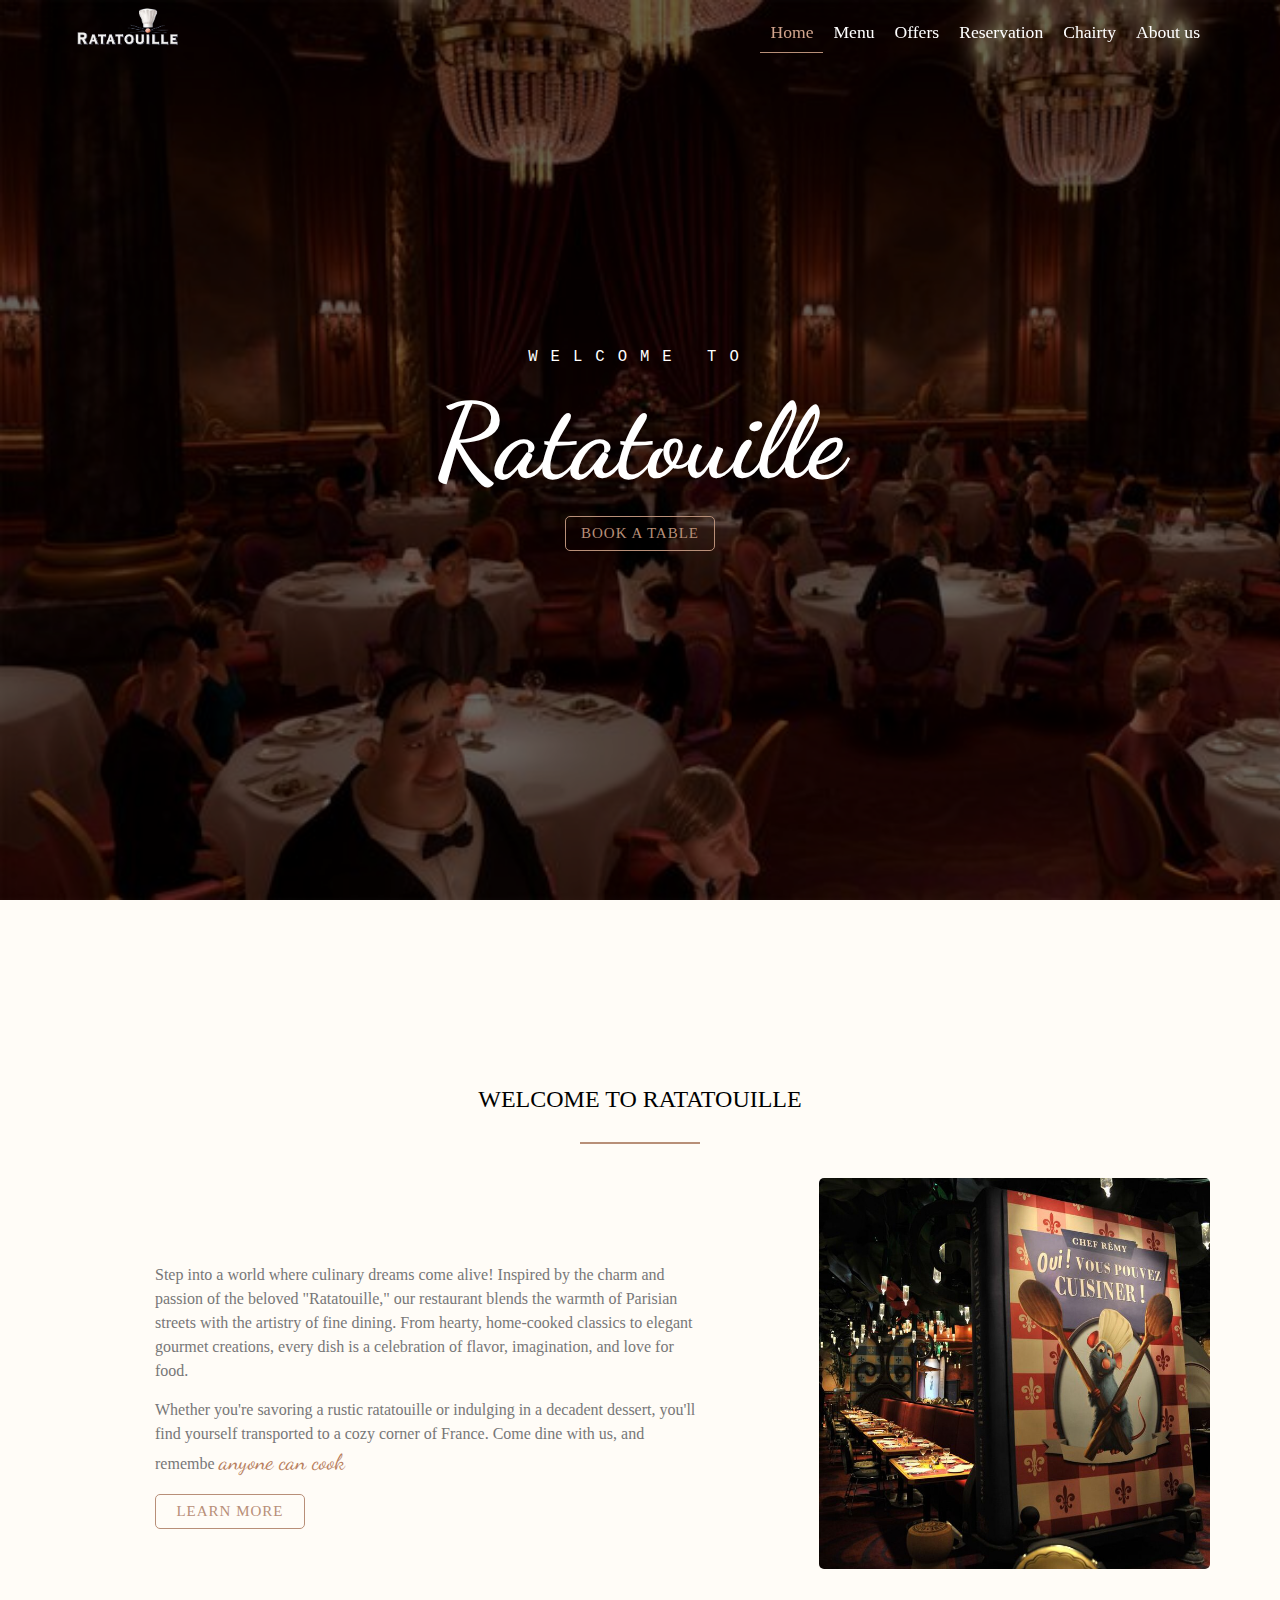
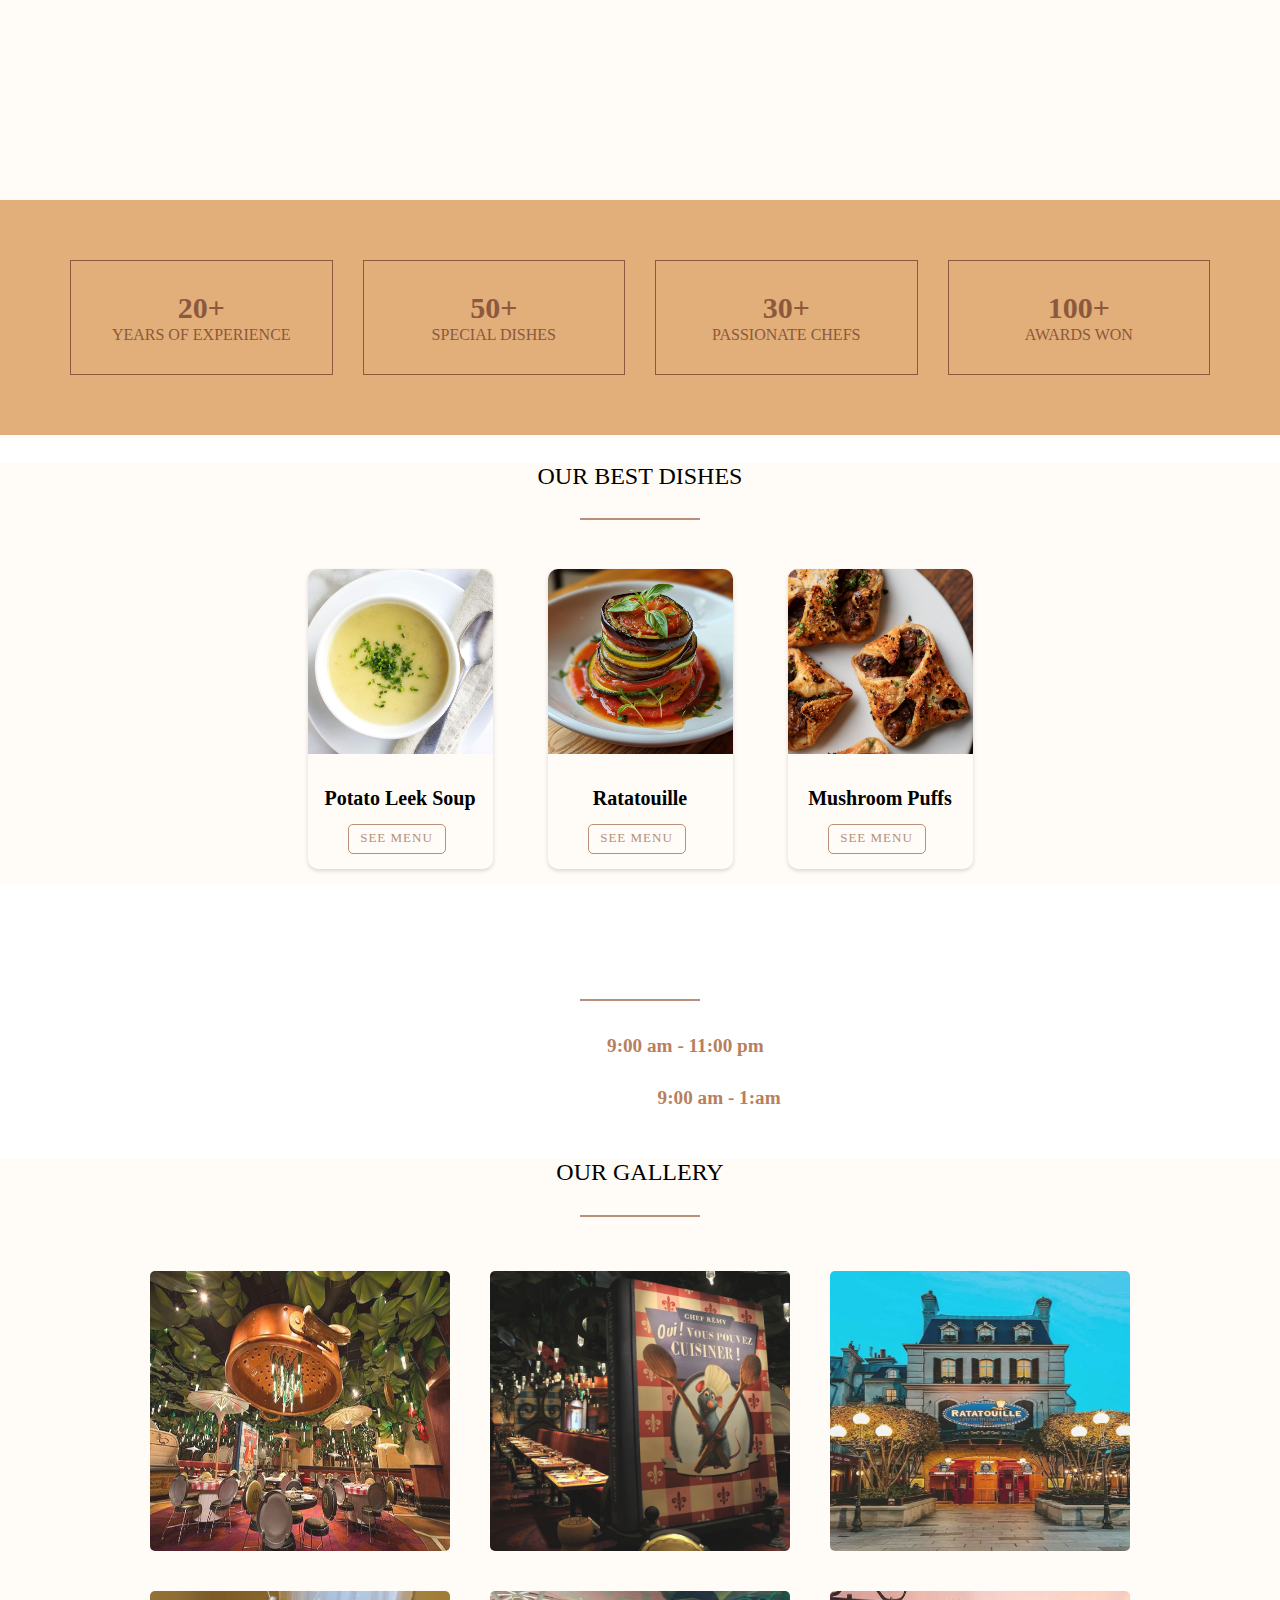
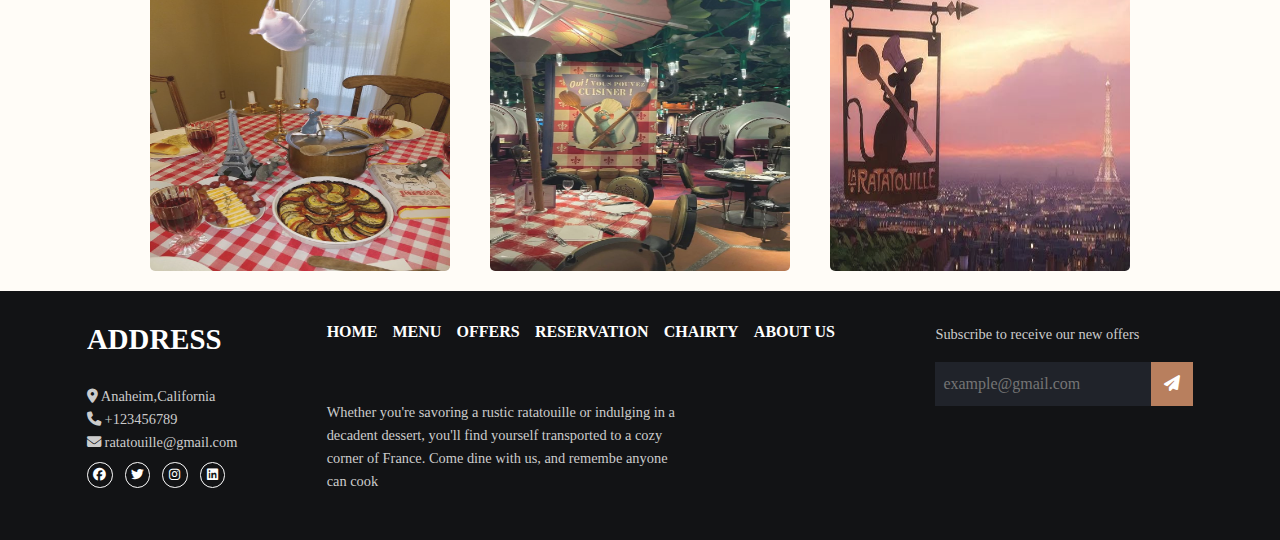
<file: Index.html>
<!DOCTYPE html>
<html lang="en">

<head>
    <meta charset="UTF-8">
    <meta name="viewport" content="width=device-width, initial-scale=1.0">
    <title>Ratatouille Restaurant</title>
    <!-- to render the elements "like reset file" -->
    <link rel="stylesheet" href="css/normalize.css">
    <link rel="stylesheet" href="css/main.css">
    <link rel="stylesheet" href="https://cdnjs.cloudflare.com/ajax/libs/font-awesome/6.7.2/css/all.min.css"
        integrity="sha512-Evv84Mr4kqVGRNSgIGL/F/aIDqQb7xQ2vcrdIwxfjThSH8CSR7PBEakCr51Ck+w+/U6swU2Im1vVX0SVk9ABhg=="
        crossorigin="anonymous" referrerpolicy="no-referrer" />
</head>

<body>
    <header>
        <div class="container">
            <a href="Index.html" class="logo"><img src="imgs/download-removebg-preview.png" alt="logo"></a>
            <nav>
                <!-- <div onclick=showSideBar() class="menu-toggle">&#9776;</div> -->
                <ul class="sidebar">
                    <li onclick=hideSideBar()><a href="#"><svg xmlns="http://www.w3.org/2000/svg" height="24px"
                                viewBox="0 -960 960 960" width="24px" fill="#e8eaed">
                                <path
                                    d="m256-200-56-56 224-224-224-224 56-56 224 224 224-224 56 56-224 224 224 224-56 56-224-224-224 224Z" />
                            </svg></a></li>
                    <li><a href="Index.html">Home</a></li>
                    <li><a href="menu.html">Menu</a></li>
                    <li><a href="offers.html">Offers</a></li>
                    <li><a href="Reservation.html">Reservation</a></li>
                    <li><a href="donation.html">Chairty</a></li>
                    <li><a href="AboutUs.html">About us</a></li>
                </ul>
                <ul class="nav-links">
                    <li class="hideOnMobile"><a class="active" href="Index.html">Home</a></li>
                    <li class="hideOnMobile"><a href="menu.html">Menu</a></li>
                    <li class="hideOnMobile"><a href="offers.html">Offers</a></li>
                    <li class="hideOnMobile"><a href="Reservation.html">Reservation</a></li>
                    <li class="hideOnMobile"><a href="donation.html">Chairty</a></li>
                    <li class="hideOnMobile"><a href="AboutUs.html">About us</a></li>
                    <li class="menu-icon" onclick=showSideBar()><a href="#"><svg xmlns="http://www.w3.org/2000/svg"
                                height="24px" viewBox="0 -960 960 960" width="24px" fill="#e8eaed">
                                <path d="M120-240v-80h720v80H120Zm0-200v-80h720v80H120Zm0-200v-80h720v80H120Z" />
                            </svg></a></li>
                </ul>
            </nav>
        </div>
    </header>

    <section class="landing" id="home">
        <div class="overlay"></div>
        <div class="text">
            <p>WELCOME TO</p>
            <h1>Ratatouille</h1>
        </div>
        </div>
        <div>
            <a href="Reservation.html"><button class="btn btn-primary">Book a table</button></a>
        </div>
    </section>

    <section class="welcome">
        <div class="container">
            <div class="main-heading">
                <h2>Welcome to Ratatouille</h2>
            </div>
            <!-- <img src="imgs/pngwing.com.png" alt="pngwing"> -->
            <div class="welcome-content">
                <div class="welcome-p">
                    <p>
                        Step into a world where culinary dreams come alive! Inspired by the charm and passion of the
                        beloved
                        "Ratatouille," our restaurant blends the warmth of Parisian streets with the artistry of fine
                        dining. From hearty, home-cooked classics to elegant gourmet creations, every dish is a
                        celebration
                        of flavor, imagination, and love for food.
                    </p>
                    <p>
                        Whether you're savoring a rustic ratatouille or indulging in a decadent dessert, you'll find
                        yourself transported to a cozy corner of France. Come dine with us, and remembe
                        <span>anyone can cook</span>
                    </p>
                    <a href="AboutUs.html"><button class="btn btn-primary">Learn More</button></a>
                </div>
                <div class="welcome-img">
                    <img src="imgs/5e5c1e96-8b0d-4fe9-b711-49423b78700c.jpg" alt="pngwing">
                </div>
            </div>
        </div>
    </section>

    <section class="stats">
        <div class="container">
            <div class="stats-items">
                <div class="stats-item">
                    <span>20+</span>
                    <p>years of experience</p>
                </div>
                <div class="stats-item">
                    <span>50+</span>
                    <p>special dishes</p>
                </div>
                <div class="stats-item">
                    <span>30+</span>
                    <p>passionate chefs</p>
                </div>
                <div class="stats-item">
                    <span>100+</span>
                    <p>awards won</p>
                </div>
            </div>
        </div>
    </section>
    <section class="best-dishes">
        <div class="main-heading">
            <h2>Our Best Dishes</h2>
        </div>
        <div class="card-container">
            <div class="card">
                <img src="imgs/Potato Leek Soup.jpg" alt="Potato lek Soup">
                <div class="card-content">
                    <h1>Potato Leek Soup</h1>
                    <a href="menu.html"><button class="btn btn-primary">see menu</button></a>
                </div>
            </div>
            <div class="card">
                <img src="imgs/Recreate Iconic Disney Ratatouille Recipe - TremBom.jpg" alt="Ratatouille">
                <div class="card-content">
                    <h1>Ratatouille</h1>
                    <a href="menu.html"><button class="btn btn-primary">see menu</button></a>
                </div>
            </div>
            <div class="card">
                <img src="imgs/371d5902-3e82-4a28-9faf-75dd3beecf27.jpg" alt="mushroom puffs">
                <div class="card-content">
                    <h1>Mushroom Puffs</h1>
                    <a href="menu.html"><button class="btn btn-primary">see menu</button></a>
                </div>
            </div>
        </div>
    </section>

    <section class="timing">
        <div class="timing-bg"></div>
        <div class="container">
            <div class="main-heading">
                <h2>Opening Hours</h2>
            </div>
            <div class="timing-text">
                <p>All Week : <span>9:00 am - 11:00 pm</span></p>
                <p>Officia Holidayes : <span>9:00 am - 1:am</span></p>
            </div>
        </div>
    </section>

    <section class="gallery">
        <div class="container">
            <div class="main-heading">
                <h2>Our Gallery</h2>
            </div>
            <div class="img-gallery">
                <img src="imgs/10 Photos of the Cook Islands That Will Make You Want to Drop Everything and Buy a Plane Ticket.jpg" alt="">
                <img src="imgs/5e5c1e96-8b0d-4fe9-b711-49423b78700c.jpg" alt="">
                <img src="imgs/73c5896c6a092116ae545c2ddbde04d5.jpg" alt="">
                <img src="imgs/Ratatouille Movie night.jpg" alt="">
                <img src="imgs/download (1).jpg" alt="">
                <img src="imgs/download (2).jpg" alt="">
            </div>
        </div>
    </section>

    <footer class="footer">
        <div class="container">
            <div class="col1">
                <h2 class="addres">ADDRESS</h2>
                <p><i class="fa-solid fa-location-dot"></i> Anaheim,California</p>
                <p><i class="fa-solid fa-phone"></i> +123456789</p>
                <p><i class="fa-solid fa-envelope"></i> ratatouille@gmail.com</p>
                <ul class="media-icon">
                    <li>
                        <a href="">
                            <i class="fab fa-facebook"></i>
                        </a>
                    </li>
                    <li>
                        <a href="">
                            <i class="fab fa-twitter"></i>
                        </a>
                    </li>
                    <li>
                        <a href="">
                            <i class="fab fa-instagram"></i>
                        </a>
                    </li>
                    <li>
                        <a href="">
                            <i class="fab fa-linkedin"></i>
                        </a>
                    </li>
                </ul>
            </div>
            <div class="col2">
                <ul class="menu">
                    <li><a href="index.html">Home</a></li>
                    <li><a href="menu.html">Menu</a></li>
                    <li><a href="offers.html">Offers</a></li>
                    <li><a href="Reservation.html">Reservation</a></li>
                    <li><a href="donation.html">Chairty</a></li>
                    <li><a href="AboutUs.html">About us</a></li>
                </ul>
                <p> Whether you're savoring a rustic ratatouille or indulging in a decadent dessert, you'll find
                    yourself transported to a cozy corner of France. Come dine with us, and remembe
                    anyone can cook</p>
            </div>
            <div class="col3">
                <p>Subscribe to receive our new offers</p>
                <form>
                    <div class="input-wrap">
                        <input type="email" placeholder="example@gmail.com">
                        <button type="submit">
                            <i class="fas fa-paper-plane"></i>
                        </button>
                    </div>
                </form>
            </div>
        </div>
    </footer>


    <script src="/js/main.js"></script>
</body>

</html>
</file>
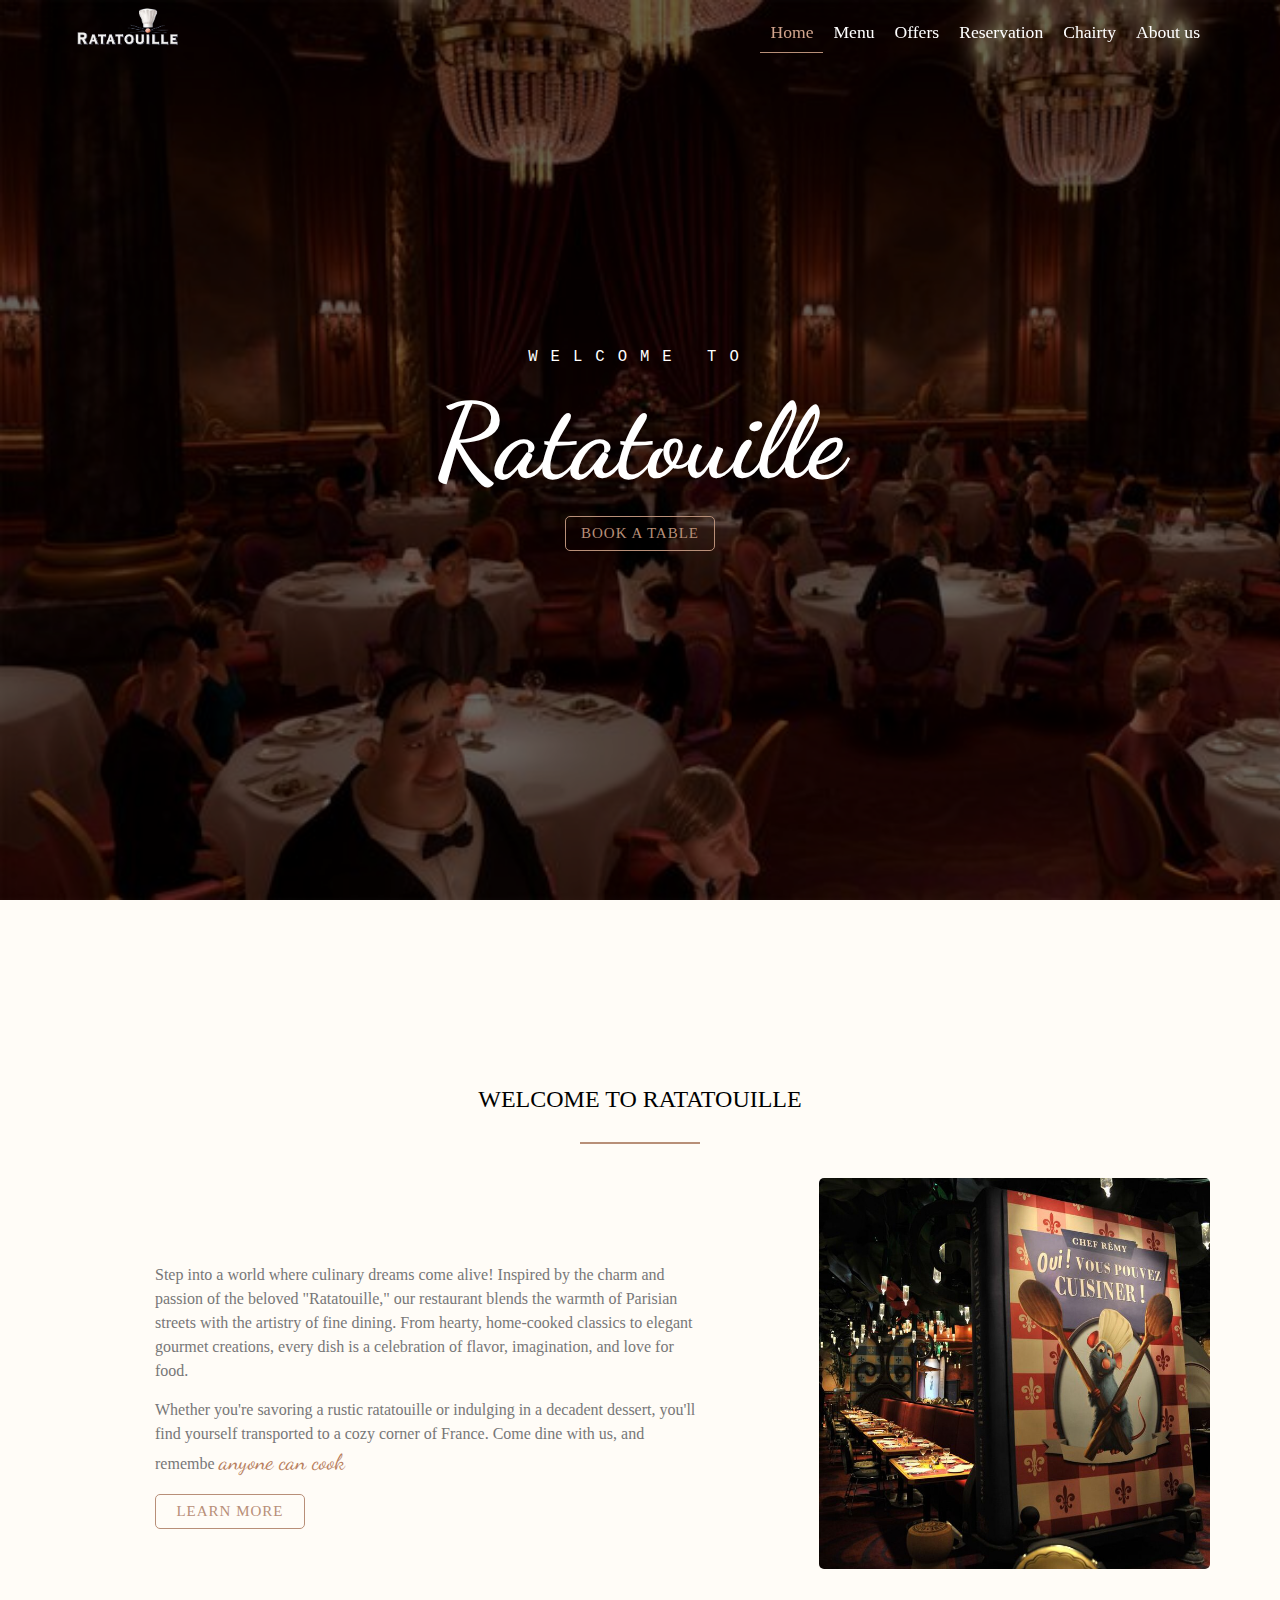
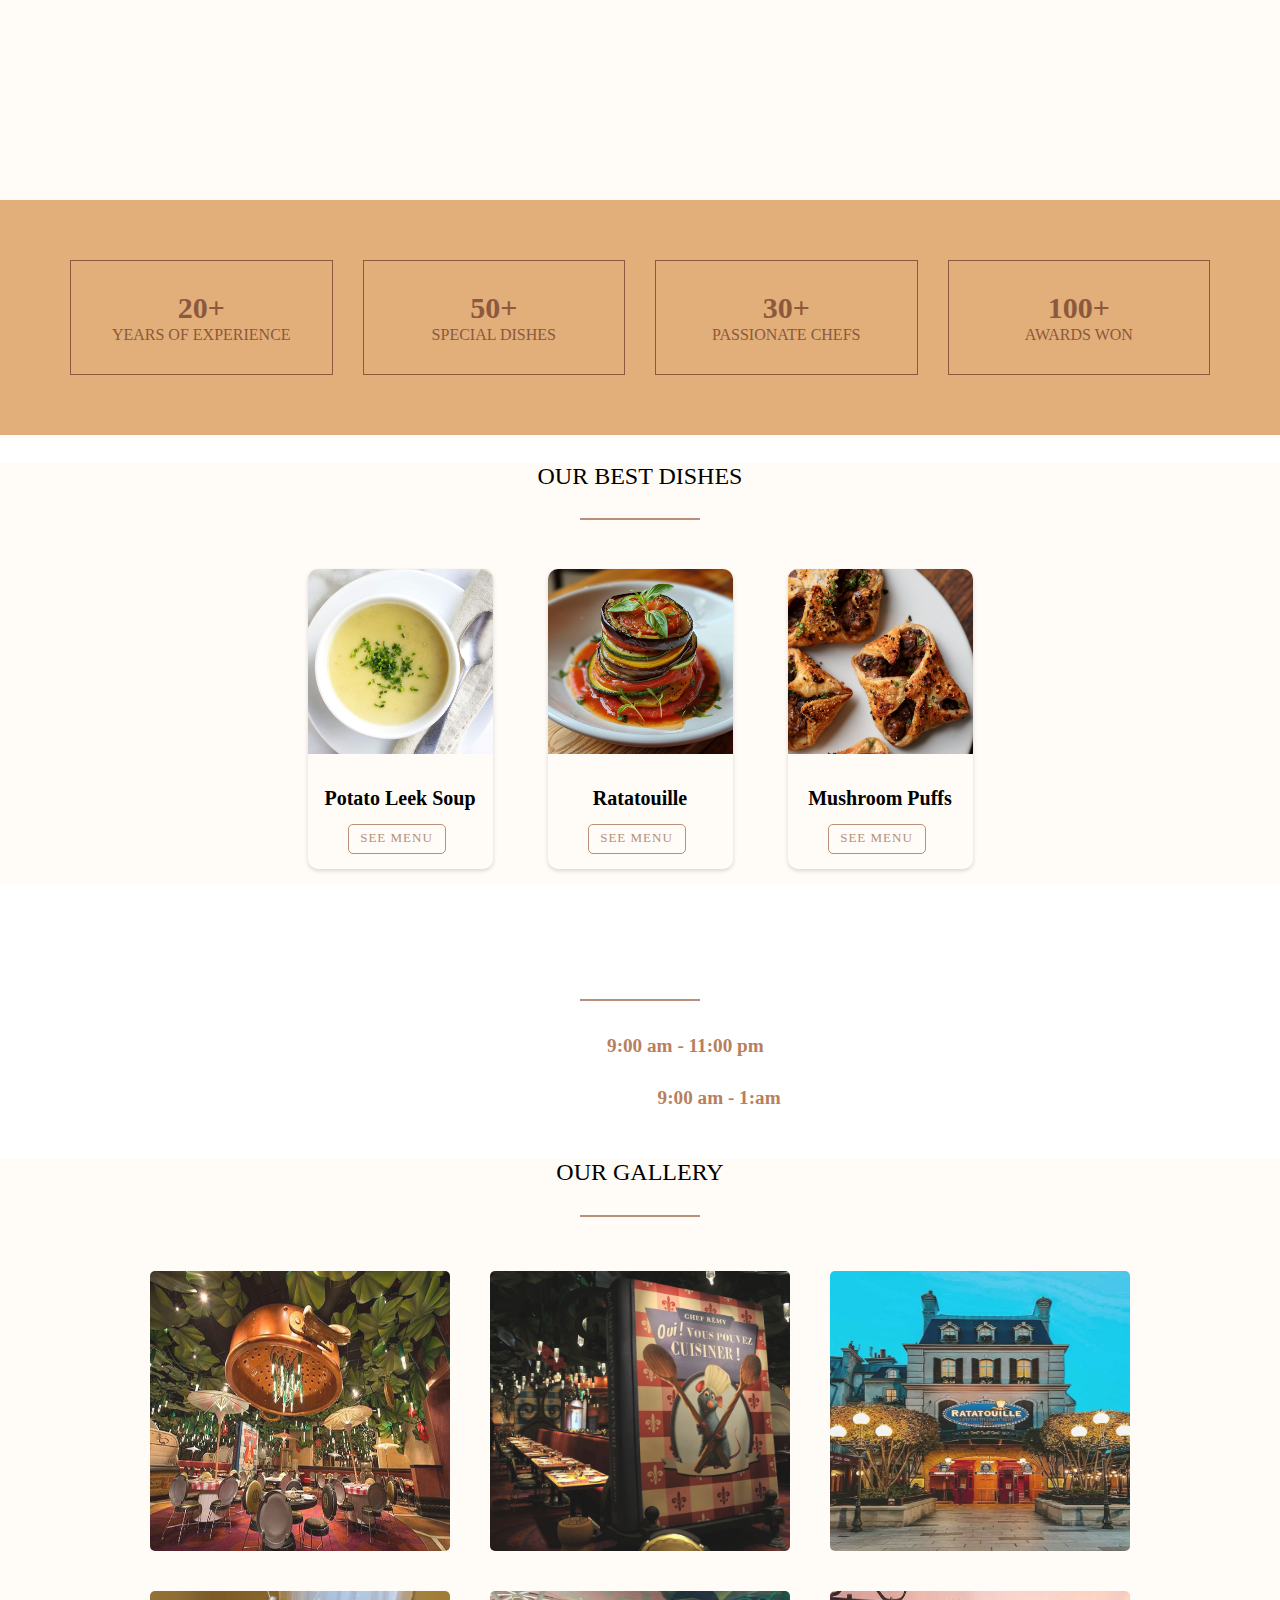
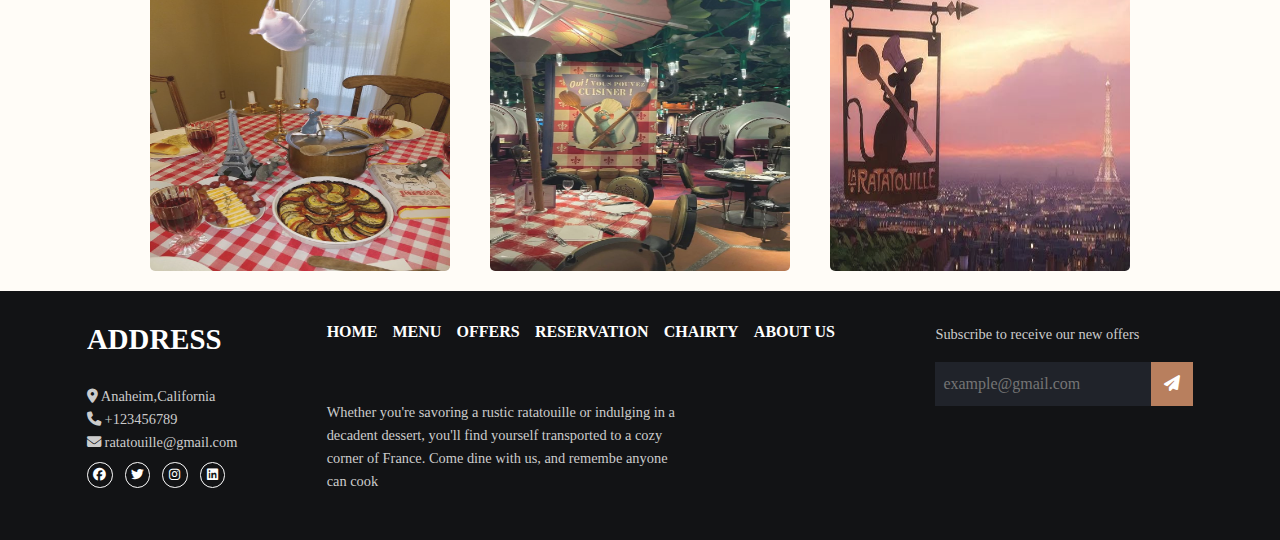
<file: index.html>
<!DOCTYPE html>
<html lang="en">

<head>
    <meta charset="UTF-8">
    <meta name="viewport" content="width=device-width, initial-scale=1.0">
    <title>Ratatouille Restaurant</title>
    <!-- to render the elements "like reset file" -->
    <link rel="stylesheet" href="css/normalize.css">
    <link rel="stylesheet" href="css/main.css">
    <link rel="stylesheet" href="https://cdnjs.cloudflare.com/ajax/libs/font-awesome/6.7.2/css/all.min.css"
        integrity="sha512-Evv84Mr4kqVGRNSgIGL/F/aIDqQb7xQ2vcrdIwxfjThSH8CSR7PBEakCr51Ck+w+/U6swU2Im1vVX0SVk9ABhg=="
        crossorigin="anonymous" referrerpolicy="no-referrer" />
</head>

<body>
    <header>
        <div class="container">
            <a href="Index.html" class="logo"><img src="imgs/download-removebg-preview.png" alt="logo"></a>
            <nav>
                <!-- <div onclick=showSideBar() class="menu-toggle">&#9776;</div> -->
                <ul class="sidebar">
                    <li onclick=hideSideBar()><a href="#"><svg xmlns="http://www.w3.org/2000/svg" height="24px"
                                viewBox="0 -960 960 960" width="24px" fill="#e8eaed">
                                <path
                                    d="m256-200-56-56 224-224-224-224 56-56 224 224 224-224 56 56-224 224 224 224-56 56-224-224-224 224Z" />
                            </svg></a></li>
                    <li><a href="Index.html">Home</a></li>
                    <li><a href="menu.html">Menu</a></li>
                    <li><a href="offers.html">Offers</a></li>
                    <li><a href="Reservation.html">Reservation</a></li>
                    <li><a href="donation.html">Chairty</a></li>
                    <li><a href="AboutUs.html">About us</a></li>
                </ul>
                <ul class="nav-links">
                    <li class="hideOnMobile"><a class="active" href="Index.html">Home</a></li>
                    <li class="hideOnMobile"><a href="menu.html">Menu</a></li>
                    <li class="hideOnMobile"><a href="offers.html">Offers</a></li>
                    <li class="hideOnMobile"><a href="Reservation.html">Reservation</a></li>
                    <li class="hideOnMobile"><a href="donation.html">Chairty</a></li>
                    <li class="hideOnMobile"><a href="AboutUs.html">About us</a></li>
                    <li class="menu-icon" onclick=showSideBar()><a href="#"><svg xmlns="http://www.w3.org/2000/svg"
                                height="24px" viewBox="0 -960 960 960" width="24px" fill="#e8eaed">
                                <path d="M120-240v-80h720v80H120Zm0-200v-80h720v80H120Zm0-200v-80h720v80H120Z" />
                            </svg></a></li>
                </ul>
            </nav>
        </div>
    </header>

    <section class="landing" id="home">
        <div class="overlay"></div>
        <div class="text">
            <p>WELCOME TO</p>
            <h1>Ratatouille</h1>
        </div>
        </div>
        <div>
            <a href="Reservation.html"><button class="btn btn-primary">Book a table</button></a>
        </div>
    </section>

    <section class="welcome">
        <div class="container">
            <div class="main-heading">
                <h2>Welcome to Ratatouille</h2>
            </div>
            <!-- <img src="imgs/pngwing.com.png" alt="pngwing"> -->
            <div class="welcome-content">
                <div class="welcome-p">
                    <p>
                        Step into a world where culinary dreams come alive! Inspired by the charm and passion of the
                        beloved
                        "Ratatouille," our restaurant blends the warmth of Parisian streets with the artistry of fine
                        dining. From hearty, home-cooked classics to elegant gourmet creations, every dish is a
                        celebration
                        of flavor, imagination, and love for food.
                    </p>
                    <p>
                        Whether you're savoring a rustic ratatouille or indulging in a decadent dessert, you'll find
                        yourself transported to a cozy corner of France. Come dine with us, and remembe
                        <span>anyone can cook</span>
                    </p>
                    <a href="AboutUs.html"><button class="btn btn-primary">Learn More</button></a>
                </div>
                <div class="welcome-img">
                    <img src="imgs/5e5c1e96-8b0d-4fe9-b711-49423b78700c.jpg" alt="pngwing">
                </div>
            </div>
        </div>
    </section>

    <section class="stats">
        <div class="container">
            <div class="stats-items">
                <div class="stats-item">
                    <span>20+</span>
                    <p>years of experience</p>
                </div>
                <div class="stats-item">
                    <span>50+</span>
                    <p>special dishes</p>
                </div>
                <div class="stats-item">
                    <span>30+</span>
                    <p>passionate chefs</p>
                </div>
                <div class="stats-item">
                    <span>100+</span>
                    <p>awards won</p>
                </div>
            </div>
        </div>
    </section>
    <section class="best-dishes">
        <div class="main-heading">
            <h2>Our Best Dishes</h2>
        </div>
        <div class="card-container">
            <div class="card">
                <img src="imgs/Potato Leek Soup.jpg" alt="Potato lek Soup">
                <div class="card-content">
                    <h1>Potato Leek Soup</h1>
                    <a href="menu.html"><button class="btn btn-primary">see menu</button></a>
                </div>
            </div>
            <div class="card">
                <img src="imgs/Recreate Iconic Disney Ratatouille Recipe - TremBom.jpg" alt="Ratatouille">
                <div class="card-content">
                    <h1>Ratatouille</h1>
                    <a href="menu.html"><button class="btn btn-primary">see menu</button></a>
                </div>
            </div>
            <div class="card">
                <img src="imgs/371d5902-3e82-4a28-9faf-75dd3beecf27.jpg" alt="mushroom puffs">
                <div class="card-content">
                    <h1>Mushroom Puffs</h1>
                    <a href="menu.html"><button class="btn btn-primary">see menu</button></a>
                </div>
            </div>
        </div>
    </section>

    <section class="timing">
        <div class="timing-bg"></div>
        <div class="container">
            <div class="main-heading">
                <h2>Opening Hours</h2>
            </div>
            <div class="timing-text">
                <p>All Week : <span>9:00 am - 11:00 pm</span></p>
                <p>Officia Holidayes : <span>9:00 am - 1:am</span></p>
            </div>
        </div>
    </section>

    <section class="gallery">
        <div class="container">
            <div class="main-heading">
                <h2>Our Gallery</h2>
            </div>
            <div class="img-gallery">
                <img src="imgs/10 Photos of the Cook Islands That Will Make You Want to Drop Everything and Buy a Plane Ticket.jpg" alt="">
                <img src="imgs/5e5c1e96-8b0d-4fe9-b711-49423b78700c.jpg" alt="">
                <img src="imgs/73c5896c6a092116ae545c2ddbde04d5.jpg" alt="">
                <img src="imgs/Ratatouille Movie night.jpg" alt="">
                <img src="imgs/download (1).jpg" alt="">
                <img src="imgs/download (2).jpg" alt="">
            </div>
        </div>
    </section>

    <footer class="footer">
        <div class="container">
            <div class="col1">
                <h2 class="addres">ADDRESS</h2>
                <p><i class="fa-solid fa-location-dot"></i> Anaheim,California</p>
                <p><i class="fa-solid fa-phone"></i> +123456789</p>
                <p><i class="fa-solid fa-envelope"></i> ratatouille@gmail.com</p>
                <ul class="media-icon">
                    <li>
                        <a href="">
                            <i class="fab fa-facebook"></i>
                        </a>
                    </li>
                    <li>
                        <a href="">
                            <i class="fab fa-twitter"></i>
                        </a>
                    </li>
                    <li>
                        <a href="">
                            <i class="fab fa-instagram"></i>
                        </a>
                    </li>
                    <li>
                        <a href="">
                            <i class="fab fa-linkedin"></i>
                        </a>
                    </li>
                </ul>
            </div>
            <div class="col2">
                <ul class="menu">
                    <li><a href="index.html">Home</a></li>
                    <li><a href="menu.html">Menu</a></li>
                    <li><a href="offers.html">Offers</a></li>
                    <li><a href="Reservation.html">Reservation</a></li>
                    <li><a href="donation.html">Chairty</a></li>
                    <li><a href="AboutUs.html">About us</a></li>
                </ul>
                <p> Whether you're savoring a rustic ratatouille or indulging in a decadent dessert, you'll find
                    yourself transported to a cozy corner of France. Come dine with us, and remembe
                    anyone can cook</p>
            </div>
            <div class="col3">
                <p>Subscribe to receive our new offers</p>
                <form>
                    <div class="input-wrap">
                        <input type="email" placeholder="example@gmail.com">
                        <button type="submit">
                            <i class="fas fa-paper-plane"></i>
                        </button>
                    </div>
                </form>
            </div>
        </div>
    </footer>


    <script src="/js/main.js"></script>
</body>

</html>
</file>
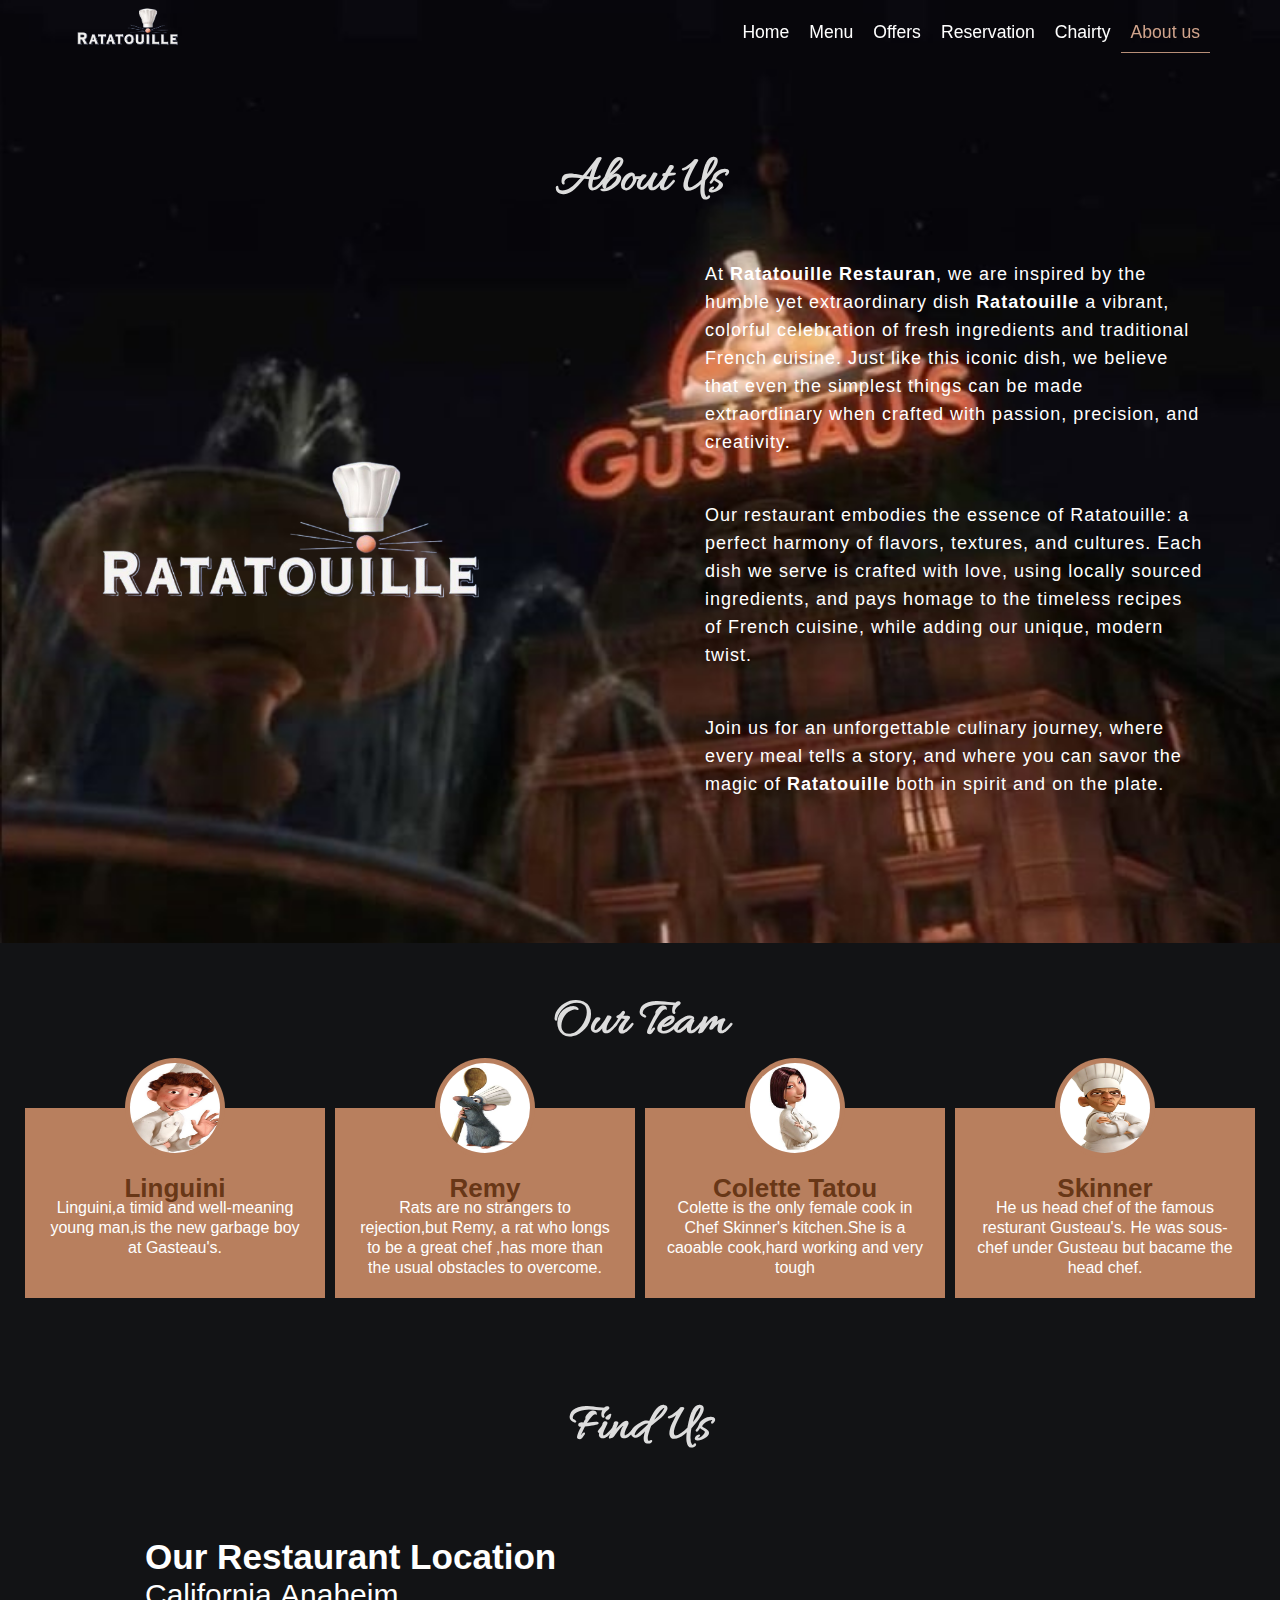
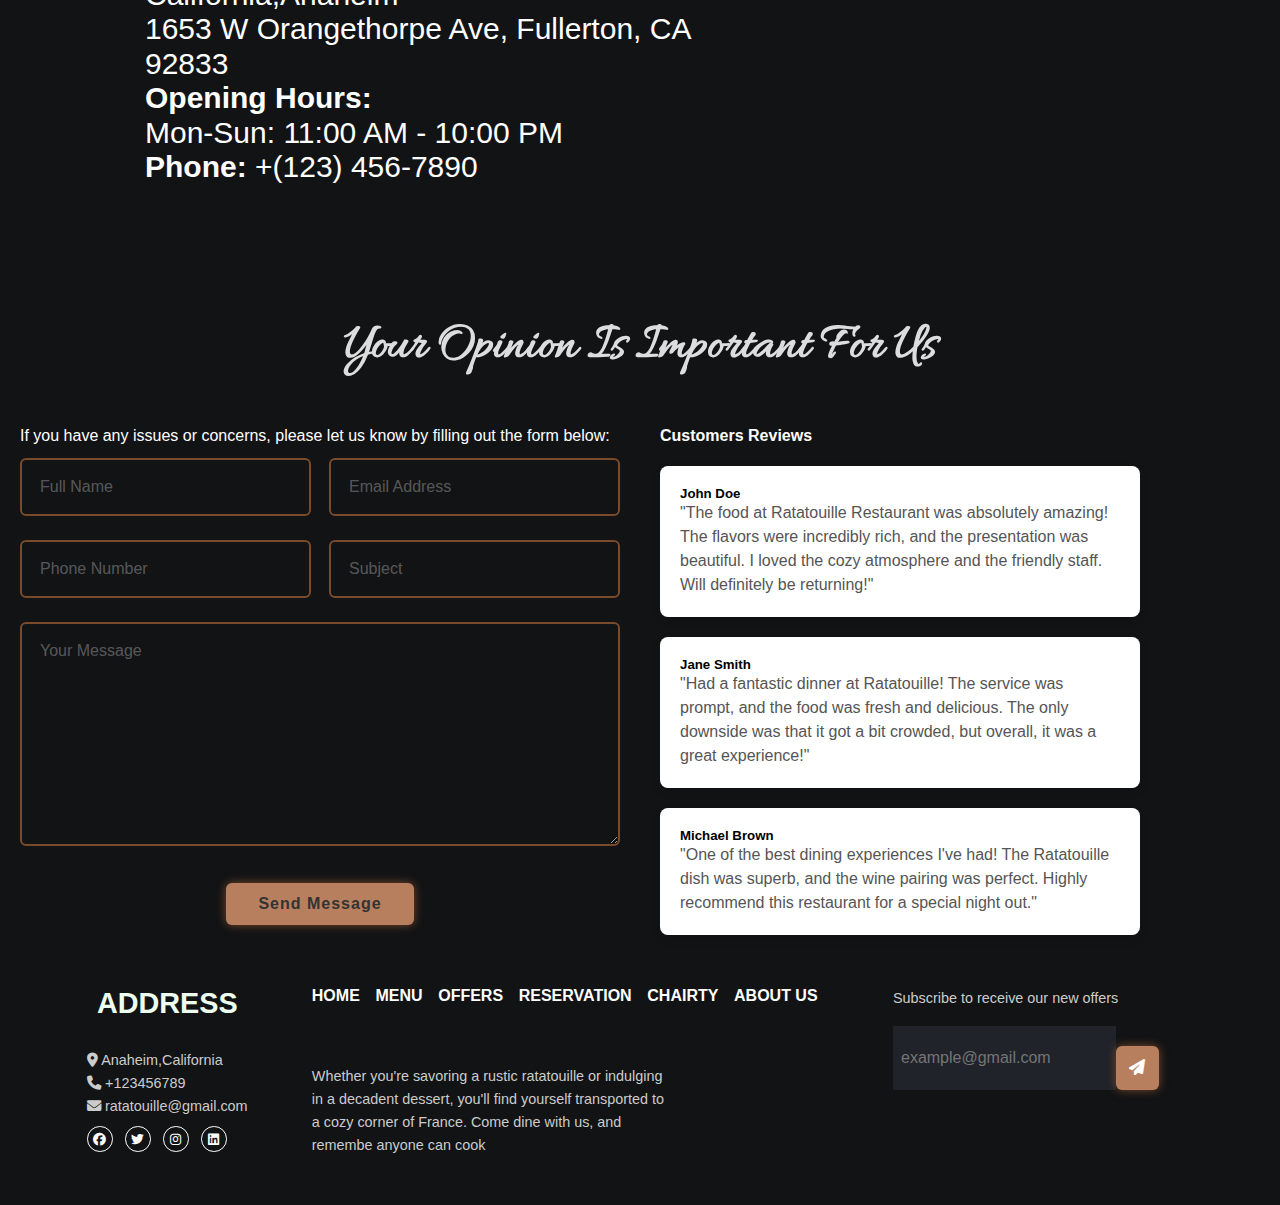
<file: AboutUs.html>
<!DOCTYPE html>
<html lang="en">
<head>
    <title>About Us</title>
    <meta charset="UTF-8">
    <meta name="viewport" content="width=device-width, initial-scale=1.0">
    <link rel="stylesheet" href="css/normalize.css">
    <link rel="stylesheet" href="/css/about.css"></a>
    <script src="/js/about.js"></script>
    <link rel="stylesheet" href="https://cdnjs.cloudflare.com/ajax/libs/font-awesome/6.7.2/css/all.min.css"
        integrity="sha512-Evv84Mr4kqVGRNSgIGL/F/aIDqQb7xQ2vcrdIwxfjThSH8CSR7PBEakCr51Ck+w+/U6swU2Im1vVX0SVk9ABhg=="
        crossorigin="anonymous" referrerpolicy="no-referrer" />
</head>
<body >
    <header>
        <div class="container">
            <a href="Index.html" class="logo"><img src="imgs/images/logo.png" alt="logo"></a>
            <nav>
               <ul class="sidebar">
                    <li onclick=hideSideBar()><a href="#"><svg xmlns="http://www.w3.org/2000/svg" height="24px"
                                viewBox="0 -960 960 960" width="24px" fill="#e8eaed">
                                <path
                                    d="m256-200-56-56 224-224-224-224 56-56 224 224 224-224 56 56-224 224 224 224-56 56-224-224-224 224Z" />
                            </svg></a></li>
                    <li><a href="index.html">Home</a></li>
                    <li><a href="menu.html">Menu</a></li>
                    <li><a href="offers.html">Offers</a></li>
                    <li><a href="Reservation.html">Reservation</a></li>
                    <li><a href="donation.html">Chairty</a></li>
                    <li><a href="AboutUs.html">About us</a></li>
                </ul>
                <ul class="nav-links">
                    <li class="hideOnMobile"><a href="Index.html">Home</a></li>
                    <li class="hideOnMobile"><a href="menu.html">Menu</a></li>
                    <li class="hideOnMobile"><a href="offers.html">Offers</a></li>
                    <li class="hideOnMobile"><a href="Reservation.html">Reservation</a></li>
                    <li class="hideOnMobile"><a href="donation.html">Chairty</a></li>
                    <li class="hideOnMobile"><a  class="active" href="AboutUs.html">About us</a></li>
                    <li class="menu-icon" onclick=showSideBar()><a href="#"><svg xmlns="http://www.w3.org/2000/svg"
                                height="24px" viewBox="0 -960 960 960" width="24px" fill="#e8eaed">
                                <path d="M120-240v-80h720v80H120Zm0-200v-80h720v80H120Zm0-200v-80h720v80H120Z" />
                            </svg></a></li>
                </ul>
            </nav>
        </div>
    </header>

    <!--landing page-->
    <section class="about">
        <h1>About Us</h1>
        <div class="main">
            <img src="imgs/images/logo.png"alt="logo">
            <div class="about-text">
                <p>
                    At <strong>Ratatouille Restauran</strong>, we are inspired by the humble yet extraordinary dish <strong>Ratatouille</strong> a vibrant, colorful celebration of fresh ingredients and traditional French cuisine. Just like this iconic dish, we believe that even the simplest things can be made extraordinary when crafted with passion, precision, and creativity.
                </p>
                <p>
                    Our restaurant embodies the essence of Ratatouille: a perfect harmony of flavors, textures, and cultures. Each dish we serve is crafted with love, using locally sourced ingredients, and pays homage to the timeless recipes of French cuisine, while adding our unique, modern twist.
                </p>
                <p>
                    Join us for an unforgettable culinary journey, where every meal tells a story, and where you can savor the magic of <strong>Ratatouille</strong> both in spirit and on the plate.
                </p>

            </div>
        </div>
    </section>
<!--us--------------------------------------------------------->
<section>
<div class="wrapper">
    <h1>Our Team</h1>
    <div class="team">
      <div class="member">
        <div class="image">
          <img src="imgs/images/lin.jfif" alt="lin">
        </div>
        <h3>Linguini</h3>
        <p>Linguini,a timid and well-meaning young man,is the new garbage boy at Gasteau's.</p>
     </div>
     <div class="member">
        <div class="image">
          <img src="imgs/images/remy.jfif" alt="remy">
        </div>
        <h3>Remy</h3>
        <p>Rats are no strangers to rejection,but Remy, a rat who longs to be a great chef ,has more than the usual obstacles to overcome.</p>
     </div>
     <div class="member">
        <div class="image">
          <img src="imgs/images/col.jfif" alt="col">
        </div>
        <h3>Colette Tatou</h3> 
        <p>Colette is the only female cook in Chef Skinner's kitchen.She is a caoable cook,hard working and very tough</p>
     </div>
     <div class="member">
        <div class="image">
          <img src="imgs/images/397d63dd-384e-4606-83c8-835798aed66c.jfif" alt="skinner">
        </div>
        <h3>Skinner</h3>
        <p>He us head chef of the famous resturant Gusteau's. He was sous-chef under Gusteau but bacame the head chef.</p>
     </div>
    </div>
  </div>
</section>
    <!--location----------------------------------------------------------------------------->
    <section class="loc">
        <h1>Find Us</h1>
        <div class="location">
            <div class="box">
                <h3>Our Restaurant Location</h3>
                <p>California,Anaheim<br> 1653 W Orangethorpe Ave, Fullerton, CA 92833</p>
                <p><strong>Opening Hours:</strong><br> Mon-Sun: 11:00 AM - 10:00 PM</p>
                <p><strong>Phone:</strong> +(123) 456-7890</p>
            </div>
            <iframe src="https://www.google.com/maps/embed?pb=!1m18!1m12!1m3!1d828.2919260245845!2d-117.95749508253944!3d33.85956862941984!2m3!1f0!2f0!3f0!3m2!1i1024!2i768!4f13.1!3m3!1m2!1s0x80dd2ba83cef45ad%3A0xcd9a5d42ad7c8810!2sTacos%20Los%20Cholos%20Fullerton!5e0!3m2!1sar!2seg!4v1734869668492!5m2!1sar!2seg" 
            ></iframe>
        </div>
        </section>
<!-- Review Section -->
 <section class="opinion">
    <h1>Your Opinion Is Important For Us</h1>
    <div class="rev">
    <div>
        <p style="color: white;">If you have any issues or concerns, please let us know by filling out the form below:</p>
        <form action="#">
    <div class="input-box">
        <div class="input-field field">
            <input type="text" placeholder="Full Name" id="name"
            class="item" autocomplete="off">
        </div>
        <div class="input-field field">
            <input type="text" placeholder="Email Address" id="adress"
            class="item" autocomplete="off">
        </div>
    </div>
    <div class="input-box">
        <div class="input-field field">
            <input type="text" placeholder="Phone Number" id="phone"
            class="item" autocomplete="off">
        </div>
        <div class="input-field field">
            <input type="text" placeholder="Subject" id="subject"
            class="item" autocomplete="off">
        </div>
    </div>
<div class="textarea-field field">
    <textarea name="" id="message" cols="30" rows="10"
    placeholder="Your Message" class="item" autocomplete="off"></textarea>
</div>
<button type="submit">Send Message</button>
</form>
    </div>
<div class="reviews-display">
   <h4 style="color: white;">Customers Reviews</h4>
   <div class="review">
    <h5>John Doe</h5>
    <p>"The food at Ratatouille Restaurant was absolutely amazing! The flavors were incredibly rich, and the presentation was beautiful. I loved the cozy atmosphere and the friendly staff. Will definitely be returning!"</p>
</div>
<div class="review">
    <h5>Jane Smith</h5>
    <p>"Had a fantastic dinner at Ratatouille! The service was prompt, and the food was fresh and delicious. The only downside was that it got a bit crowded, but overall, it was a great experience!"</p>
</div>
<div class="review">
    <h5>Michael Brown</h5>
    <p>"One of the best dining experiences I've had! The Ratatouille dish was superb, and the wine pairing was perfect. Highly recommend this restaurant for a special night out."</p>
</div>
</div>
 </section>
 <footer class="footer">
    <div class="container">
        <div class="col1">
            <h2 class="addres">ADDRESS</h2>
            <p><i class="fa-solid fa-location-dot"></i> Anaheim,California</p>
            <p><i class="fa-solid fa-phone"></i> +123456789</p>
            <p><i class="fa-solid fa-envelope"></i> ratatouille@gmail.com</p>
            <ul class="media-icon">
                <li>
                    <a href="">
                        <i class="fab fa-facebook"></i>
                    </a>
                </li>
                <li>
                    <a href="">
                        <i class="fab fa-twitter"></i>
                    </a>
                </li>
                <li>
                    <a href="">
                        <i class="fab fa-instagram"></i>
                    </a>
                </li>
                <li>
                    <a href="">
                        <i class="fab fa-linkedin"></i>
                    </a>
                </li>
            </ul>
        </div>
        <div class="col2">
            <ul class="menu">
                <li><a href="Index.html">Home</a></li>
                <li><a href="menu.html">Menu</a></li>
                <li><a href="offers.html">Offers</a></li>
                <li><a href="Reservation.html">Reservation</a></li>
                <li><a href="donation.html">Chairty</a></li>
                <li><a href="AboutUs.html">About us</a></li>
            </ul>
            <p> Whether you're savoring a rustic ratatouille or indulging in a decadent dessert, you'll find
                yourself transported to a cozy corner of France. Come dine with us, and remembe
                anyone can cook</p>
        </div>
        <div class="col3">
            <p>Subscribe to receive our new offers</p>
            <form>
                <div class="input-wrap">
                    <input type="email" placeholder="example@gmail.com">
                    <button type="submit">
                        <i class="fas fa-paper-plane"></i>
                    </button>
                </div>
            </form>
        </div>
    </div>
</footer>
</body>
</file>
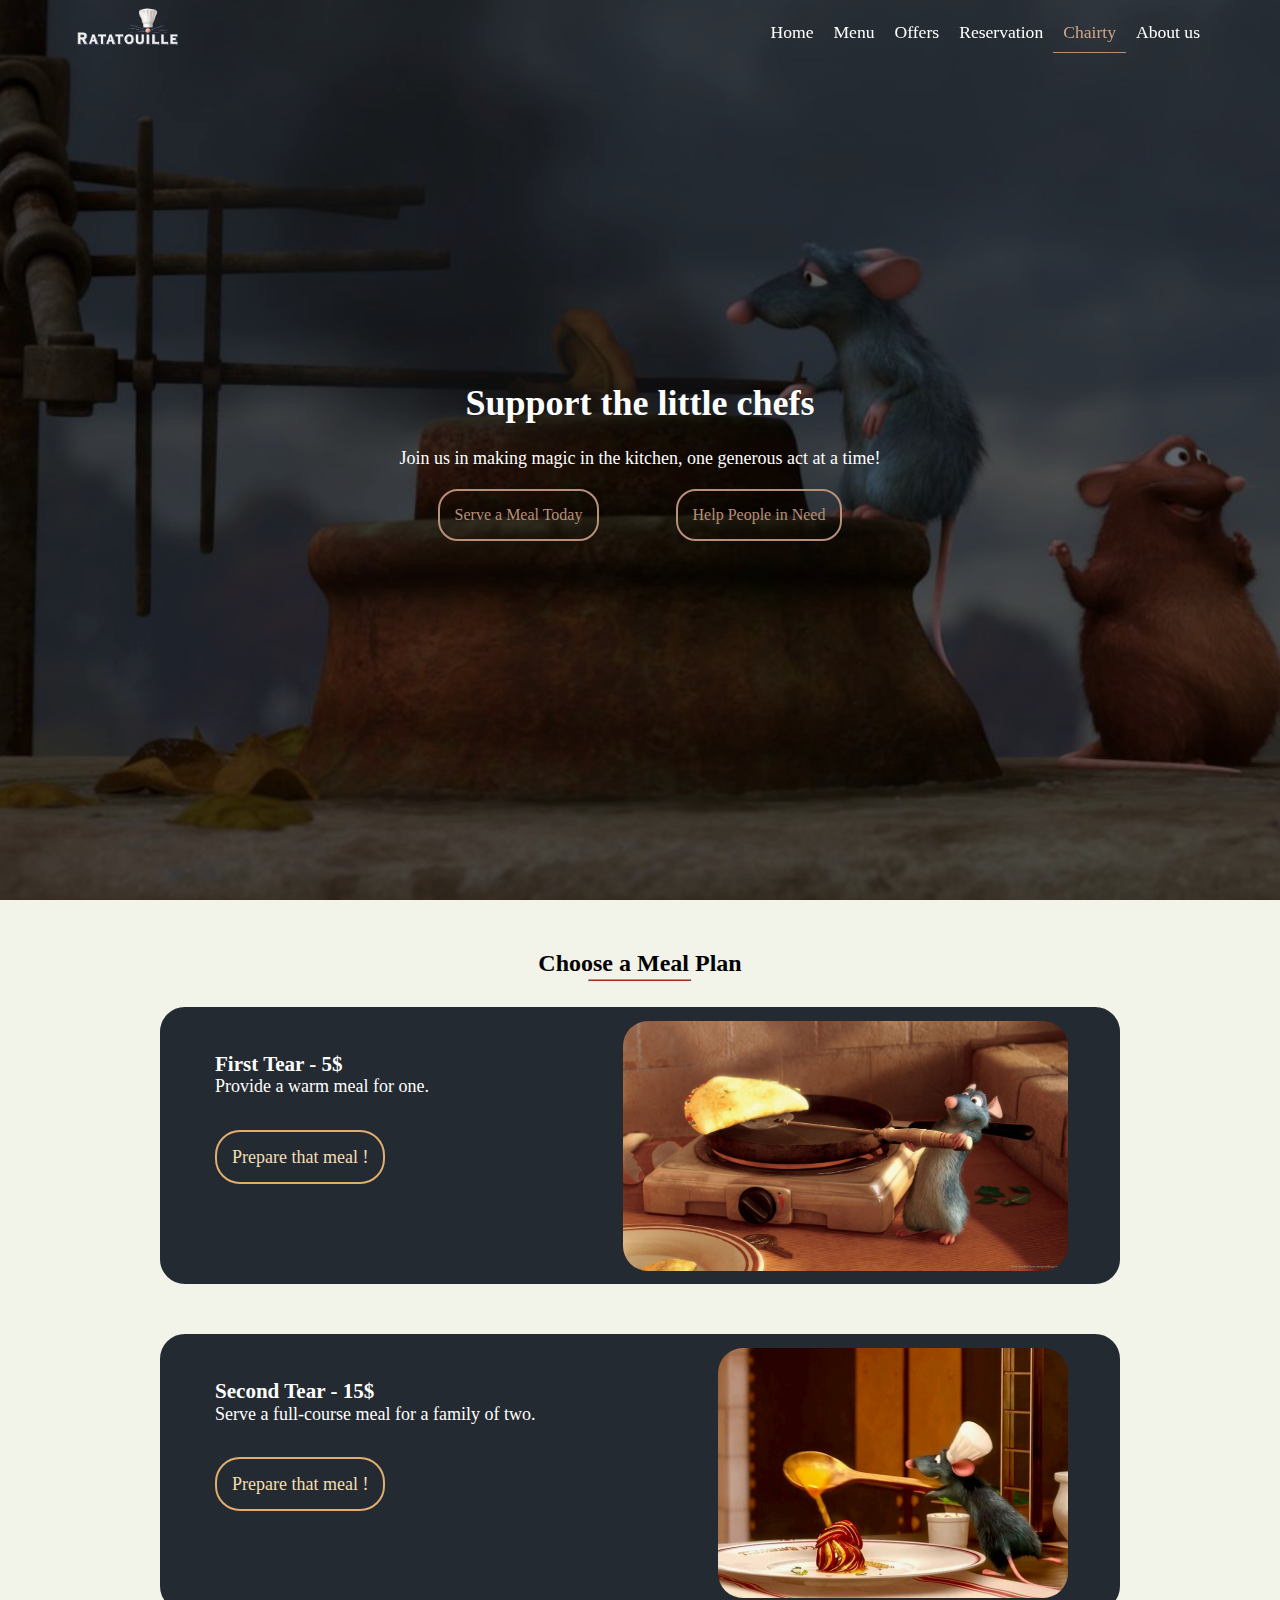
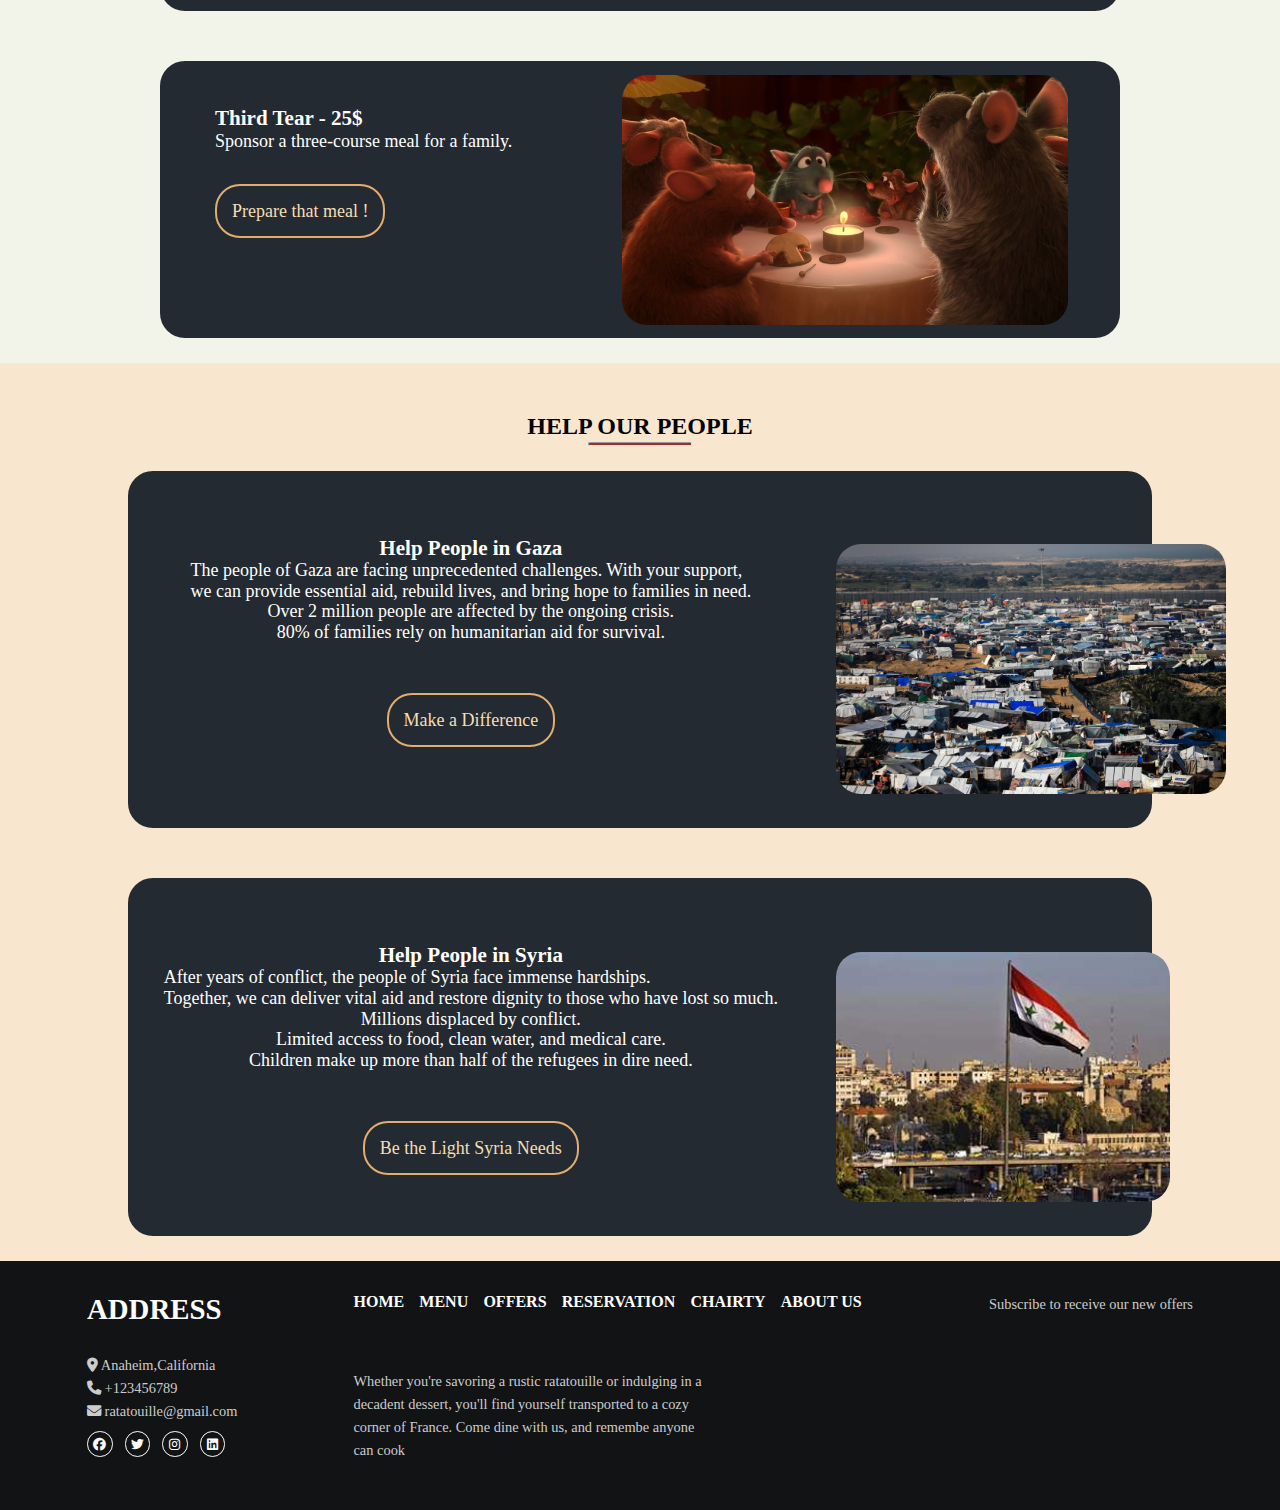
<file: donation.html>
<!DOCTYPE html>
<html lang="en">
<head>
  <meta charset="UTF-8">
  <meta name="viewport" content="width=device-width, initial-scale=1.0">
  <title>Support the Little Chefs!</title>
  <link rel="stylesheet" href="css/donation.css">
  <link rel="stylesheet" href="css/main.css">
  <link rel="stylesheet" href="css/normalize.css">
  <script src="./js/main.js" defer></script>
  <script src="./js/donation.js" defer></script>
  <link href="https://cdnjs.cloudflare.com/ajax/libs/font-awesome/6.5.0/css/all.min.css" rel="stylesheet">
</head>
<body>

  <header>
    <div class="container">
        <a href="#home" class="logo"><img src="imgs/download-removebg-preview.png" alt="logo"></a>
        <nav>
            <!-- <div onclick=showSideBar() class="menu-toggle">&#9776;</div> -->
            <ul class="sidebar">
                <li onclick=hideSideBar()><a href="#"><svg xmlns="http://www.w3.org/2000/svg" height="24px"
                            viewBox="0 -960 960 960" width="24px" fill="#e8eaed">
                            <path
                                d="m256-200-56-56 224-224-224-224 56-56 224 224 224-224 56 56-224 224 224 224-56 56-224-224-224 224Z" />
                        </svg></a></li>
                <li><a href="index.html">Home</a></li>
                <li><a href="menu.html">Menu</a></li>
                <li><a href="offers.html">Offers</a></li>
                <li><a href="Reservation.html">Reservation</a></li>
                <li><a href="donation.html">Chairty</a></li>
                <li><a href="AboutUs.html">About us</a></li>
            </ul>
            <ul class="nav-links">
                <li class="hideOnMobile"><a href="index.html">Home</a></li>
                <li class="hideOnMobile"><a href="menu.html">Menu</a></li>
                <li class="hideOnMobile"><a href="offers.html">Offers</a></li>
                <li class="hideOnMobile"><a href="Reservation.html">Reservation</a></li>
                <li class="hideOnMobile"><a class="active" href="./donation.html">Chairty</a></li>
                <li class="hideOnMobile"><a href="AboutUs.html">About us</a></li>
                <li class="menu-icon" onclick=showSideBar()><a href="#"><svg xmlns="http://www.w3.org/2000/svg"
                            height="24px" viewBox="0 -960 960 960" width="24px" fill="#e8eaed">
                            <path d="M120-240v-80h720v80H120Zm0-200v-80h720v80H120Zm0-200v-80h720v80H120Z" />
                        </svg></a></li>
            </ul>
        </nav>
    </div>
</header>

<div id="overlay">
<form id="form">
    <h2> Donate </h2>
    <i id="close" class="fa-solid fa-xmark"><a></a></i>
<hr>

<div>
  <i class="fa-solid fa-user"></i>
  <input required id="name" type="text" placeholder="Full Name">
</div>

<div>
  <i class="fa-solid fa-envelope"></i>
  <input required id="email" type="email" placeholder="Email Address">
</div>

<div>
  <i class="fa-solid fa-bars"></i>
  <select required>
    <option hidden selected value="">Choose</option>
    <optgroup label="Meals">
      <option value="tear 1">Feed One Person - 5$</option>
      <option value="tear 2">Sponsor a Family Meal - 15$</option>
      <option value="tear 3">Provide a Three-Course Meal - 25$</option>
      <option value="more">Other Amount</option>
    </optgroup>
    <optgroup label="People">
      <option value="more">Help Gaza Today</option>
      <option value="more">Support Syria Now</option>
    </optgroup>
  </select>
</div>

<div hidden id="form-hidden">
  <i class="fa-solid fa-hand-holding-dollar"></i>
  <input id="amount" type="text" placeholder="Enter Amount">
</div>

<div>
  <i class="fa-solid fa-credit-card"></i>
  <label>Method</label>
</div>

<div class="payment-method">
  <div>
    <input required id="method1" type="radio" name="payment-method">
    <label for="method1">MasterCard</label>
  </div>
  <div>
    <input required id="method2" type="radio" name="payment-method">
    <label for="method2">Visa</label>
  </div>
</div>

<button type="submit">Send</button>
</form>
</div>

<section class="sec1">
  <div class="background"></div>
  <div class="center">
    <div class="text">
      <h1>Support the little chefs</h1>
      <p>Join us in making magic in the kitchen, one generous act at a time!</p>
    </div>
    <div class="btns">
      <a href="#sec2">Serve a Meal Today</a>
      <a href="#sec3">Help People in Need</a>
    </div>
  </div>
</section>

<section>
  <div id="sec2" class="sec2">

    <h2> Choose a Meal Plan </h2>
    <hr>

    <div class="caard">
      <div class="txt"> 
        <h3>First Tear - 5$</h3>
        <p class="last">Provide a warm meal for one.</p>
        <a class="donate-btn">Prepare that meal !</a>
      </div>
      <img src="./imgs/meal1.jpg" alt="pic1">
    </div>

    <div class="caard">
      <div class="txt"> 
        <h3>Second Tear - 15$</h3>
        <p class="last">Serve a full-course meal for a family of two.</p>
        <a class="donate-btn">Prepare that meal !</a>
      </div>
      <img class="fix" src="./imgs/meal11.jpg" alt="">
    </div>

    <div class="caard">
      <div class="txt"> 
        <h3>Third Tear - 25$</h3>
        <p class="last">Sponsor a three-course meal for a family.</p>
        <a class="donate-btn">Prepare that meal !</a>
      </div>
      <img src="./imgs/meal33.jpg" alt="">
    </div>

  </div>
</section>
  <div id="sec3" class="sec3">
    <h2> HELP OUR PEOPLE </h2>
    <hr>
    <div class="caard">
      <div class="txt">
        <h3>Help People in Gaza</h3>
        <p>The people of Gaza are facing unprecedented challenges. With your support, <br> we can provide essential aid, rebuild lives, and bring hope to families in need.</p>
        <p>Over 2 million people are affected by the ongoing crisis.</p>
        <p class="last">80% of families rely on humanitarian aid for survival.</p>
        <a class="donate-btn"> Make a Difference </a>
      </div>
      <img src="./imgs/gaza.png" alt="">
    </div>


    <div class="caard">
      <div class="txt"> 
        <h3>Help People in Syria</h3>
        <p>After years of conflict, the people of Syria face immense hardships.<br> Together, we can deliver vital aid and restore dignity to those who have lost so much.</p>
        <p>Millions displaced by conflict.</p>
        <p>Limited access to food, clean water, and medical care.</p>
        <p class="last">Children make up more than half of the refugees in dire need.</p>
        <a class="donate-btn"> Be the Light Syria Needs </a>
      </div>
      <img src="./imgs/Syria.png" alt="">
    </div>

  </div>

  <footer class="footer">
    <div class="container">
        <div class="col1">
            <h2 class="addres">ADDRESS</h2>
            <p><i class="fa-solid fa-location-dot"></i> Anaheim,California</p>
            <p><i class="fa-solid fa-phone"></i> +123456789</p>
            <p><i class="fa-solid fa-envelope"></i> ratatouille@gmail.com</p>
            <ul class="media-icon">
                <li>
                    <a href="">
                        <i class="fab fa-facebook"></i>
                    </a>
                </li>
                <li>
                    <a href="">
                        <i class="fab fa-twitter"></i>
                    </a>
                </li>
                <li>
                    <a href="">
                        <i class="fab fa-instagram"></i>
                    </a>
                </li>
                <li>
                    <a href="">
                        <i class="fab fa-linkedin"></i>
                    </a>
                </li>
            </ul>
        </div>
        <div class="col2">
            <ul class="menu">
                <li><a href="index.html">Home</a></li>
                <li><a href="menu.html">Menu</a></li>
                <li><a href="offers.html">Offers</a></li>
                <li><a href="Reservation.html">Reservation</a></li>
                <li><a href="./donation.html">Chairty</a></li>
                <li><a href="AboutUs.html">About us</a></li>
            </ul>
            <p> Whether you're savoring a rustic ratatouille or indulging in a decadent dessert, you'll find
                yourself transported to a cozy corner of France. Come dine with us, and remembe
                anyone can cook</p>
        </div>
        <div class="col3">
            <p>Subscribe to receive our new offers</p>
            <form>
                <div class="input-wrap">
                    <input type="email" placeholder="example@gmail.com">
                    <button type="submit">
                        <i class="fas fa-paper-plane"></i>
                    </button>
                </div>
            </form>
        </div>
    </div>
</footer>

</body>
</html>
</file>
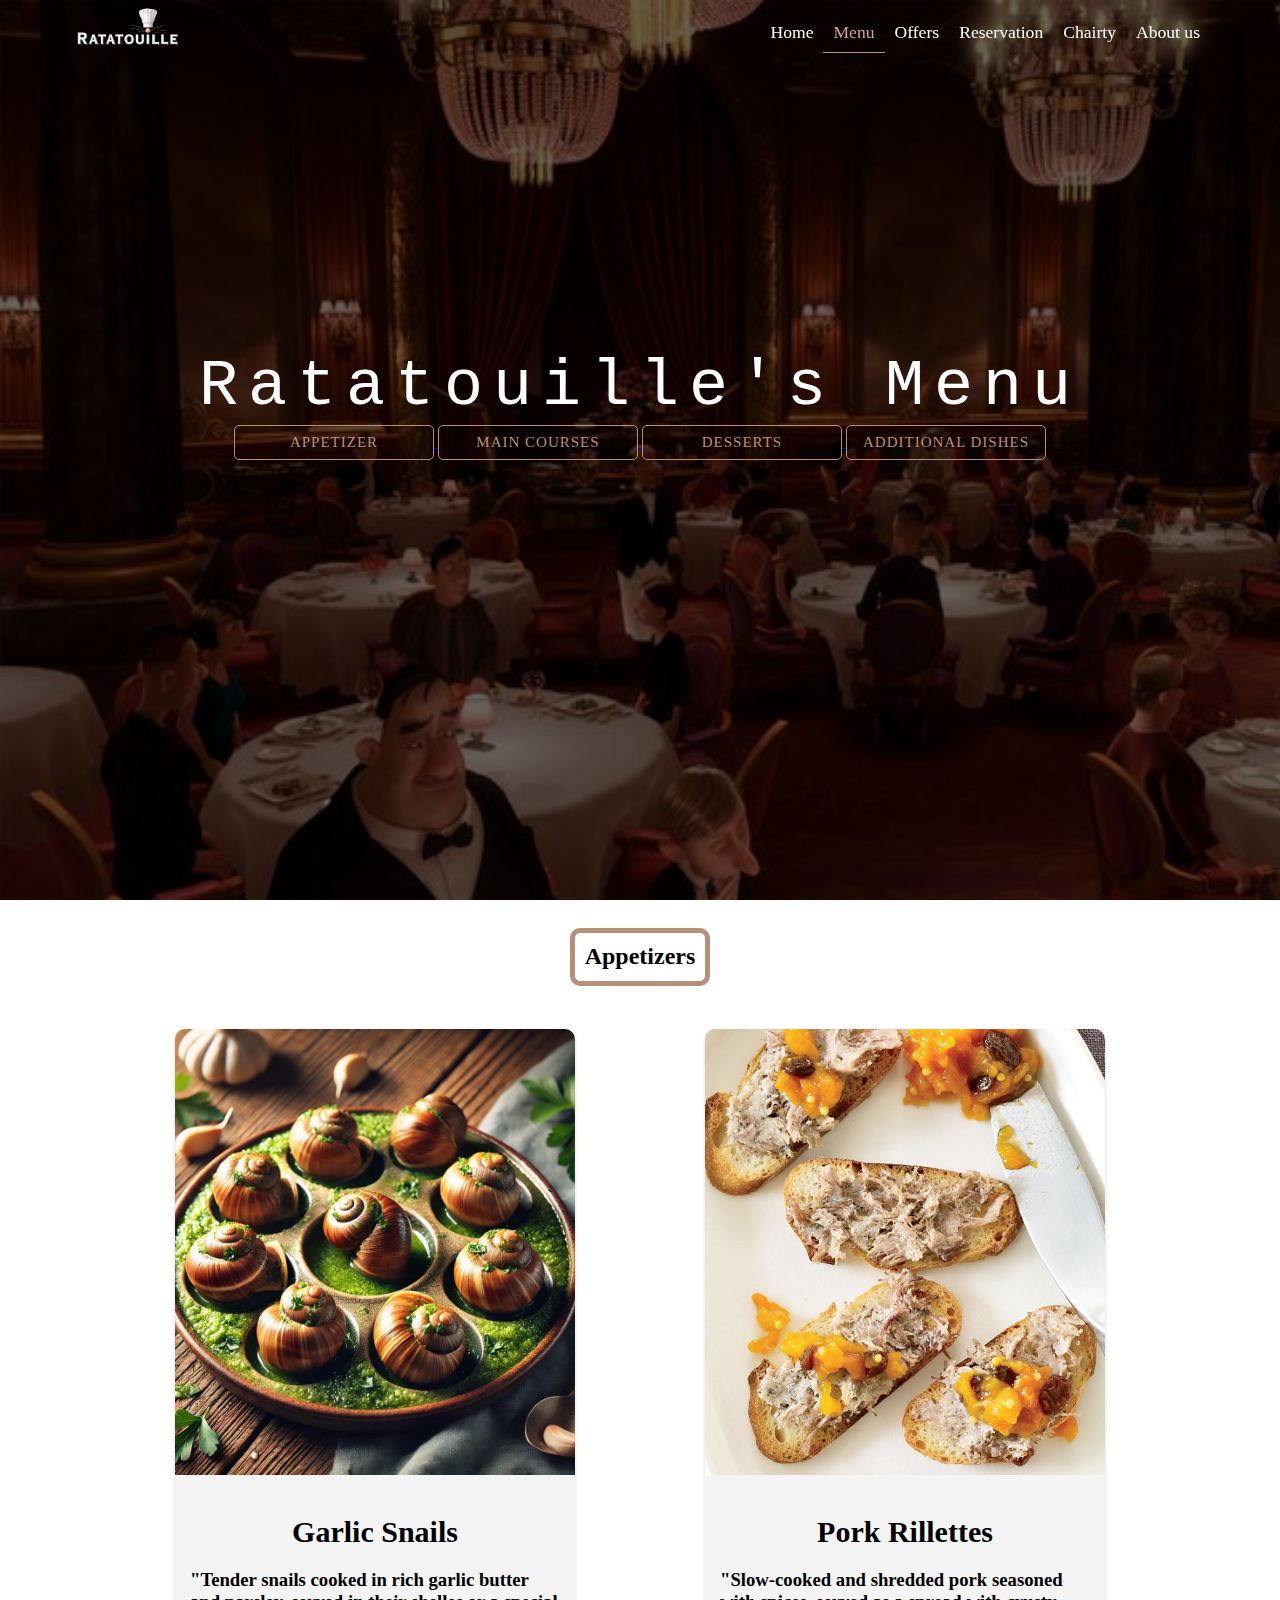
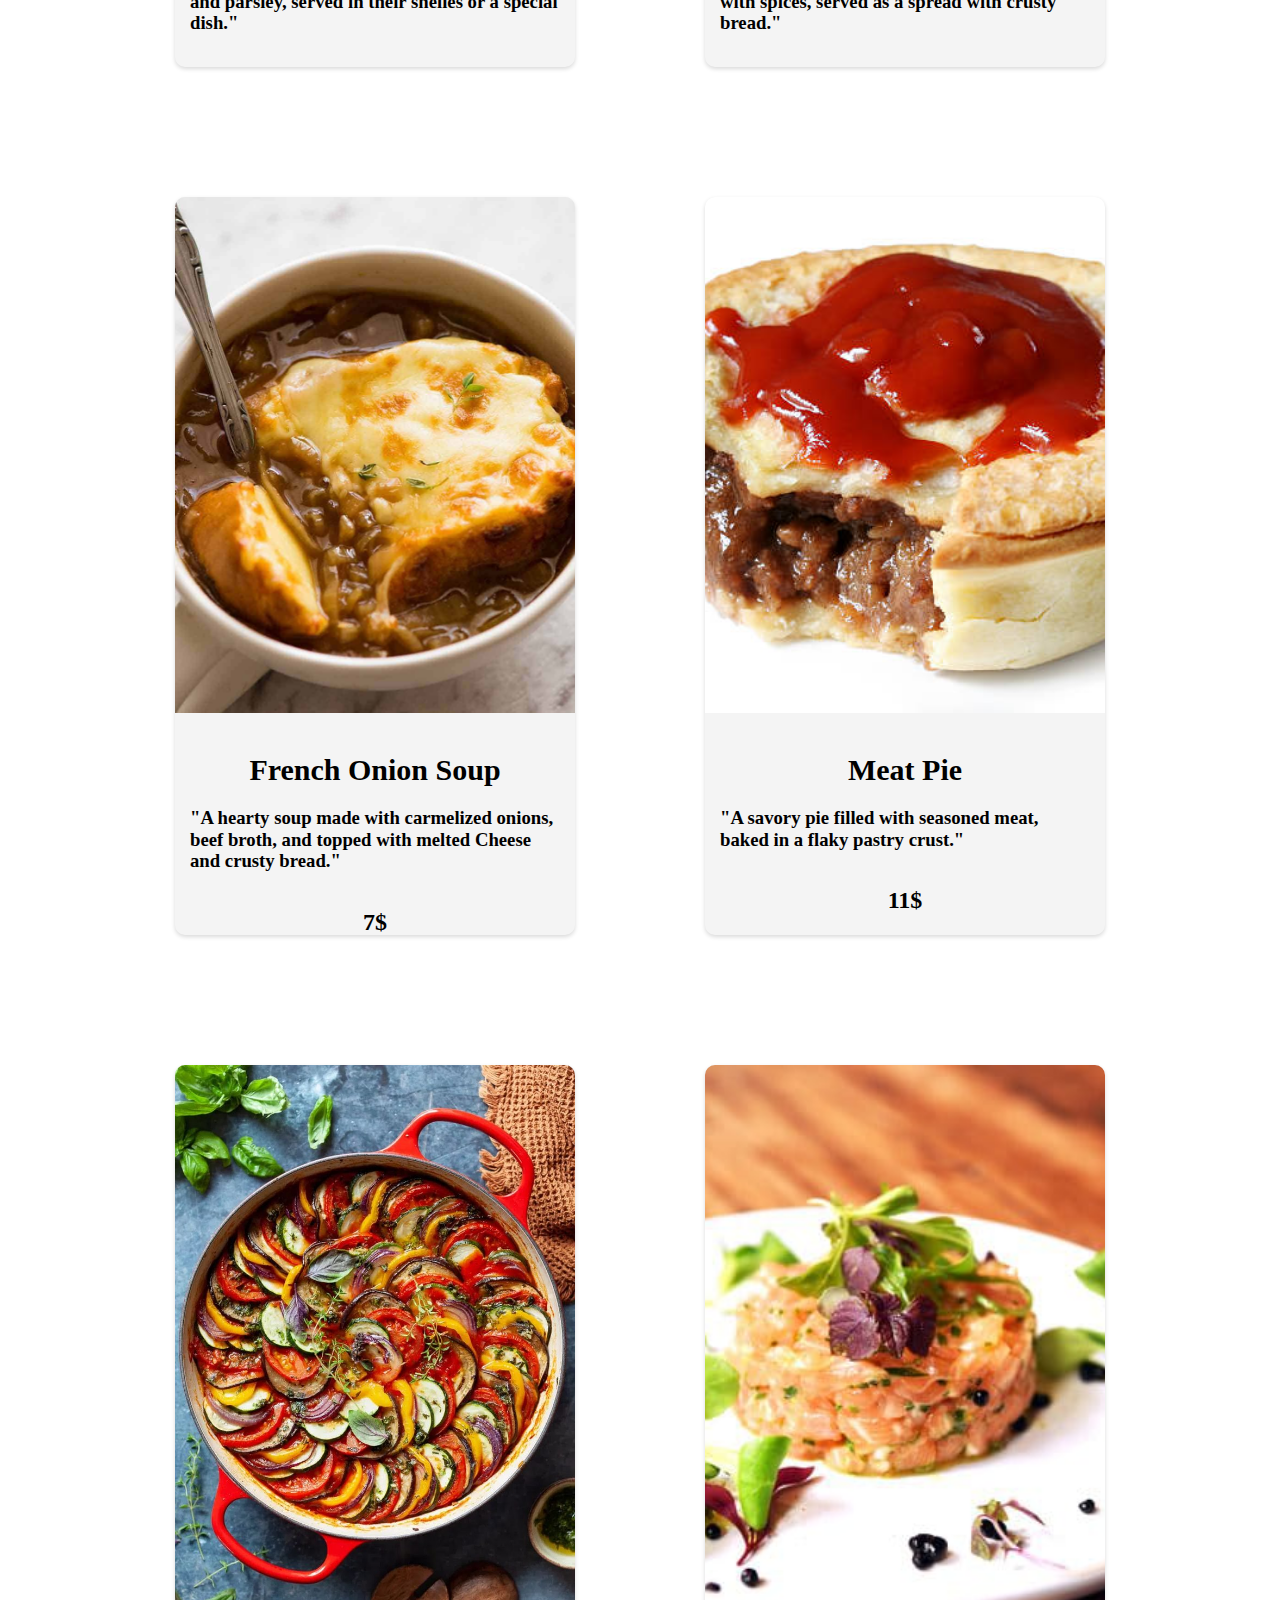
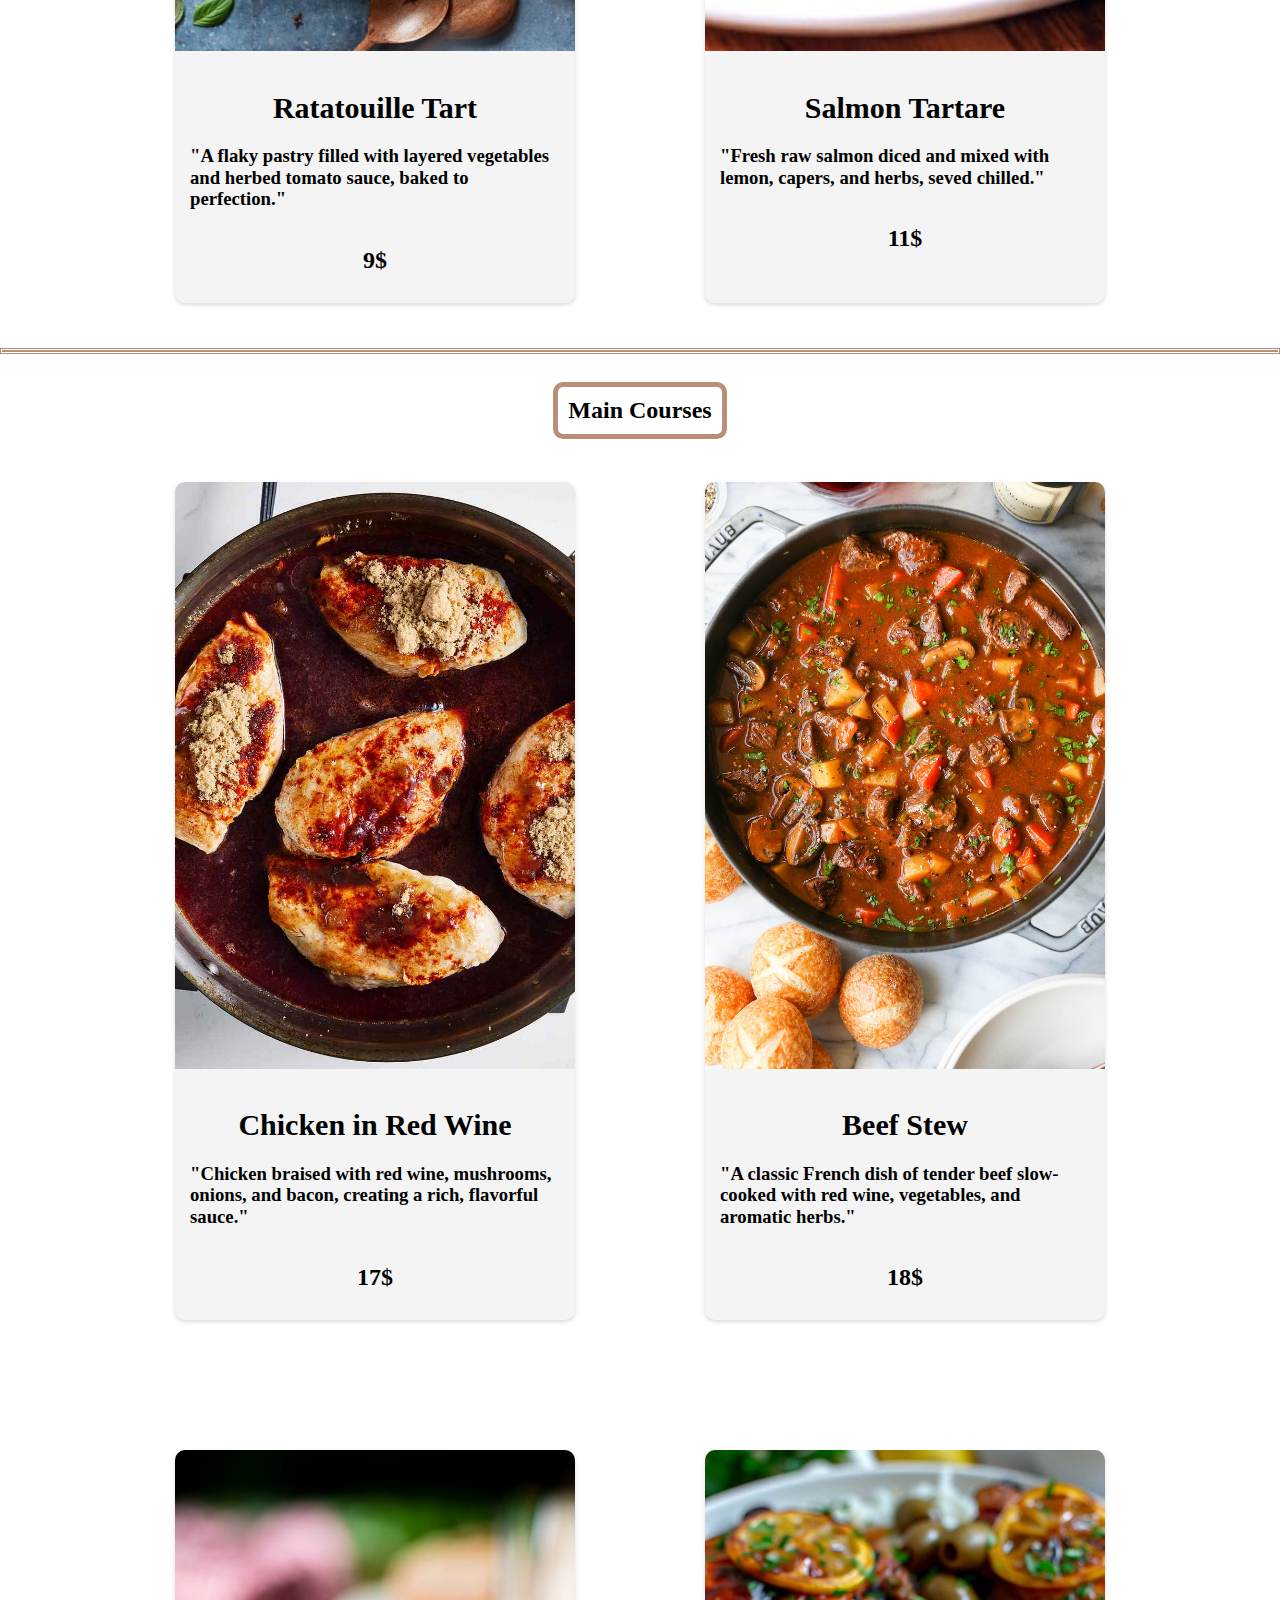
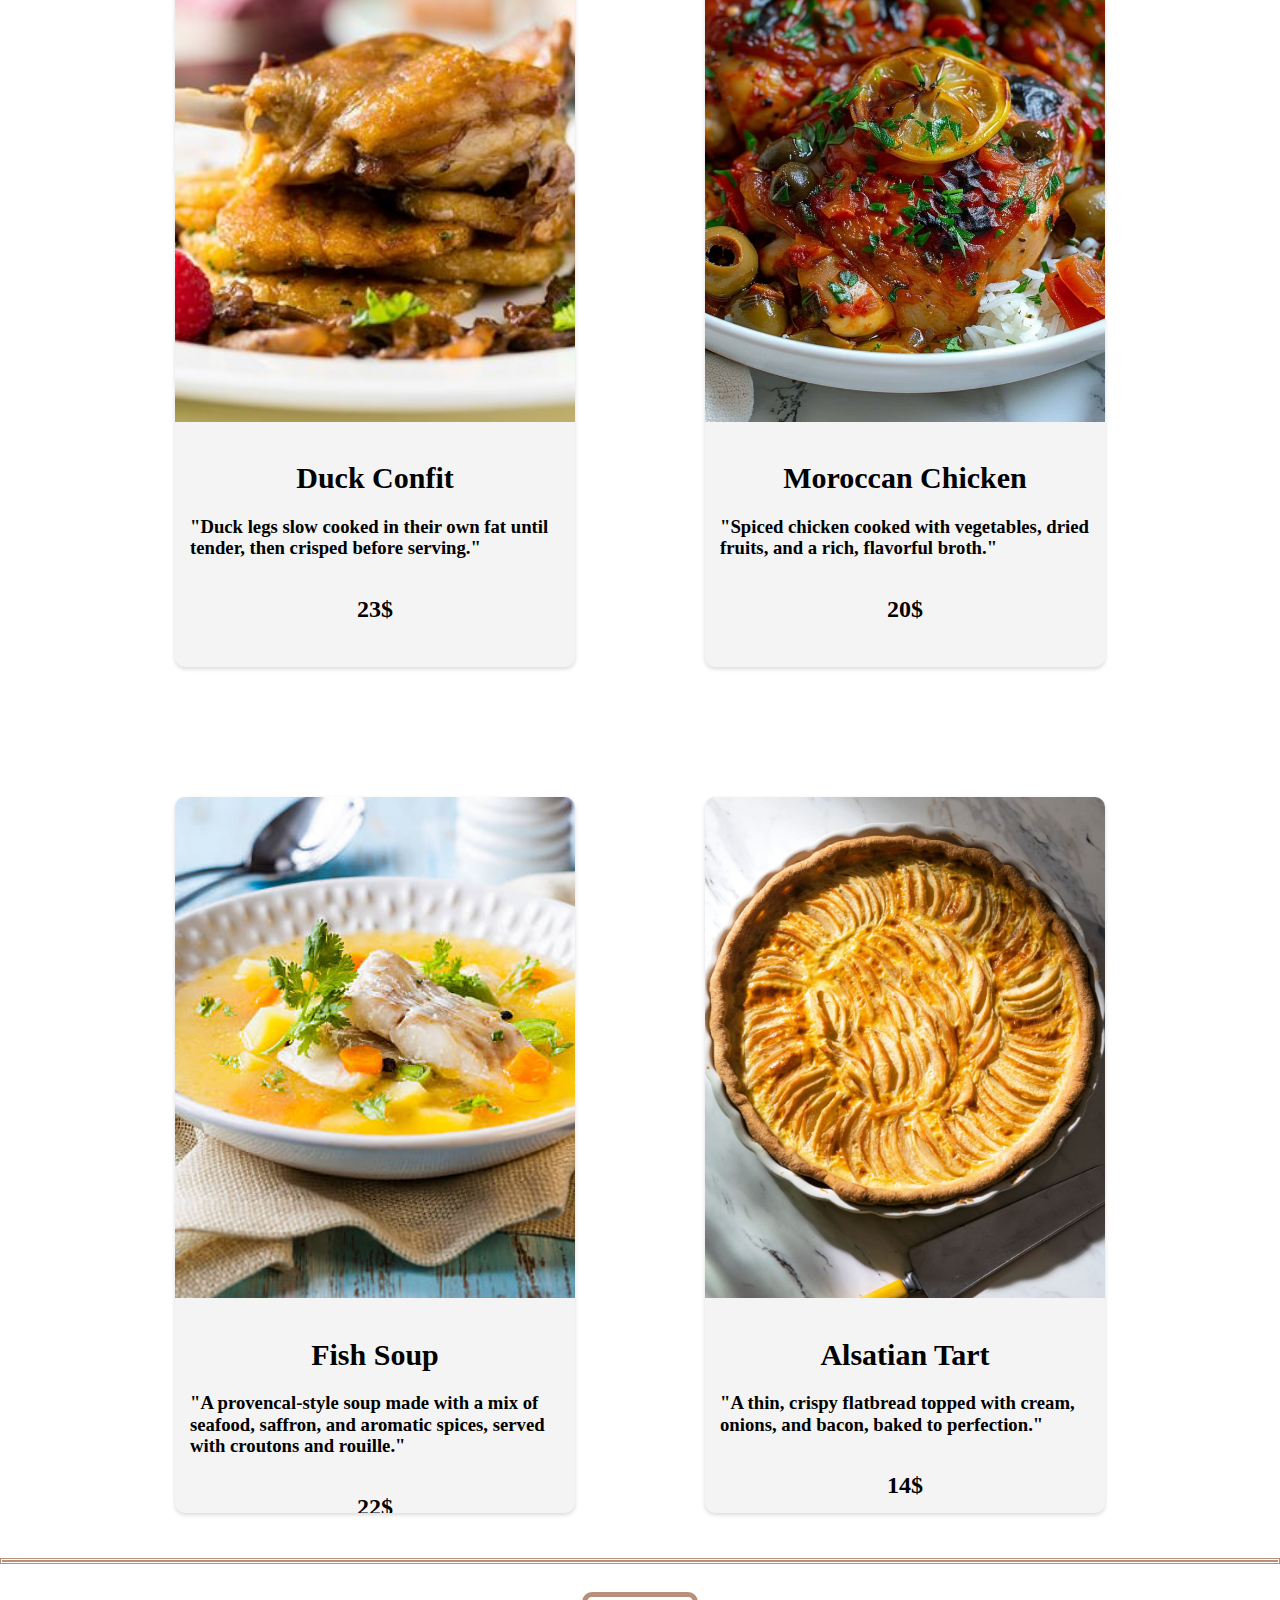
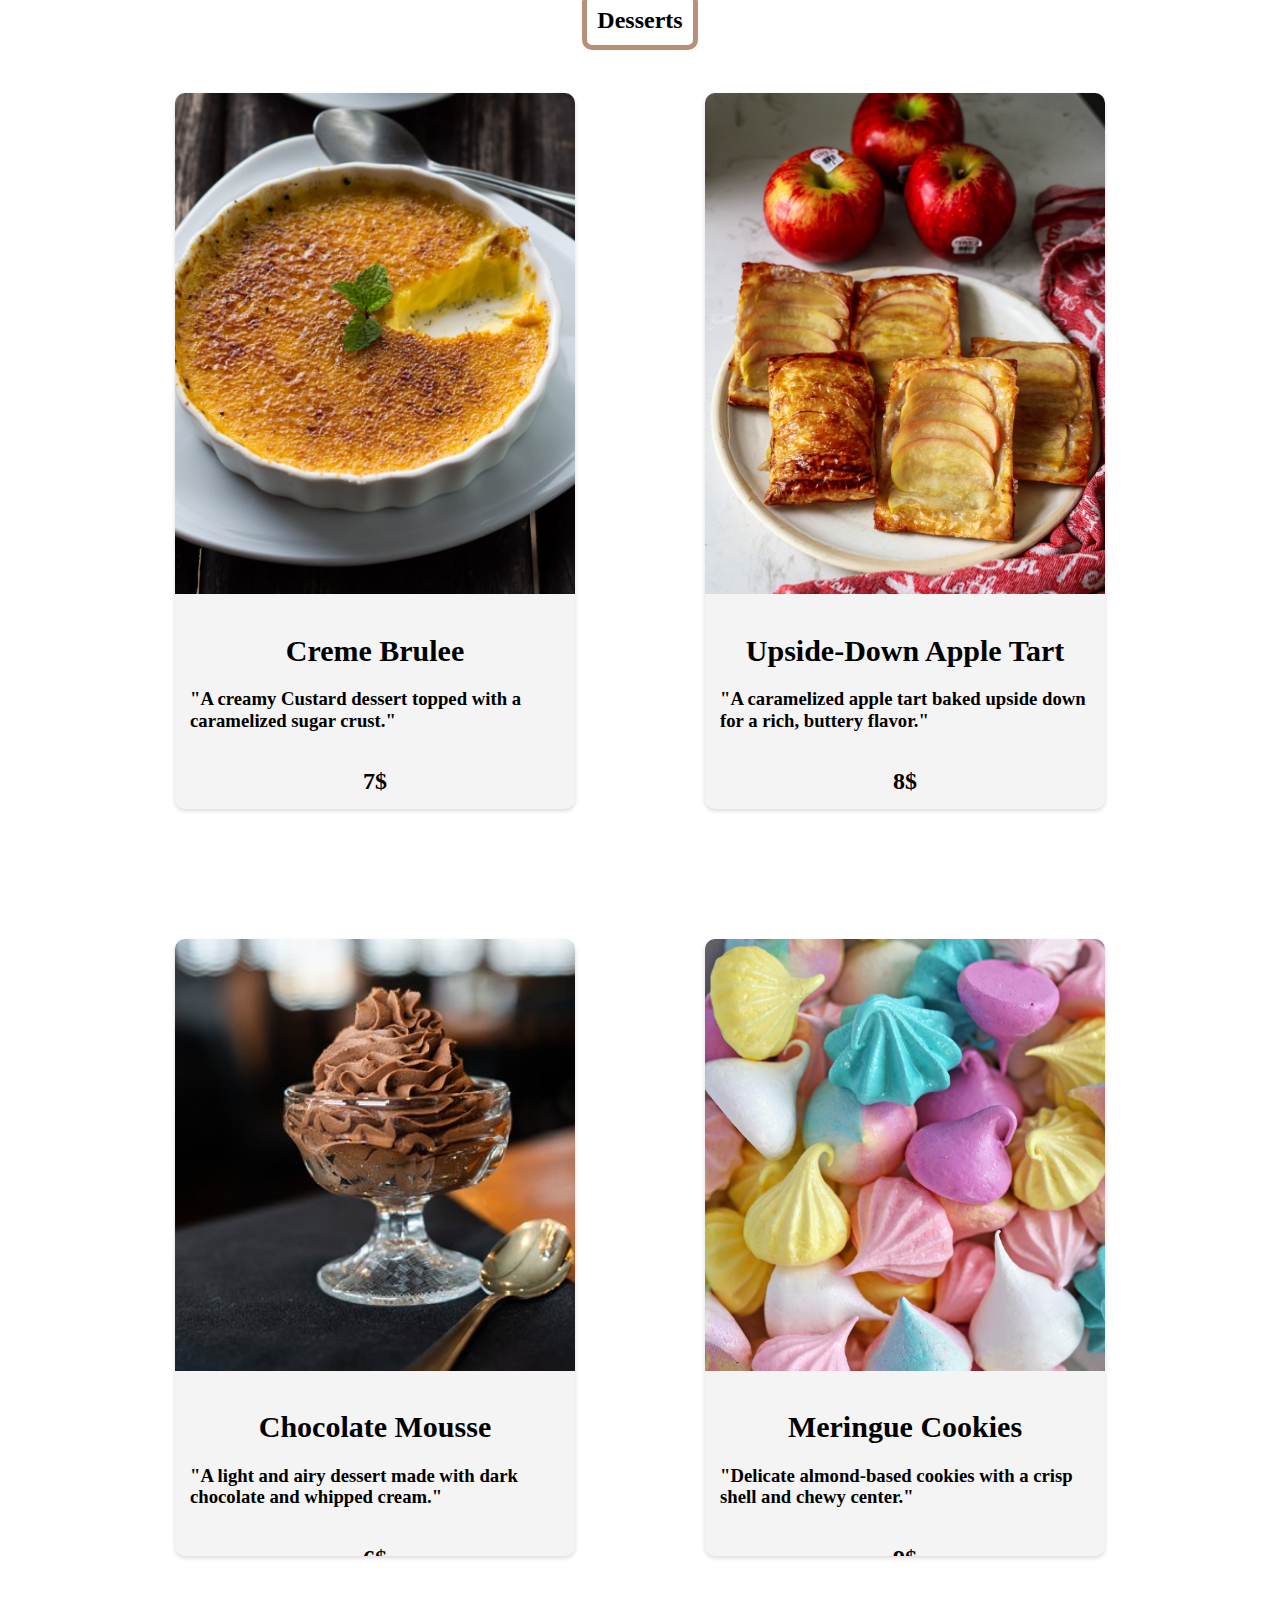
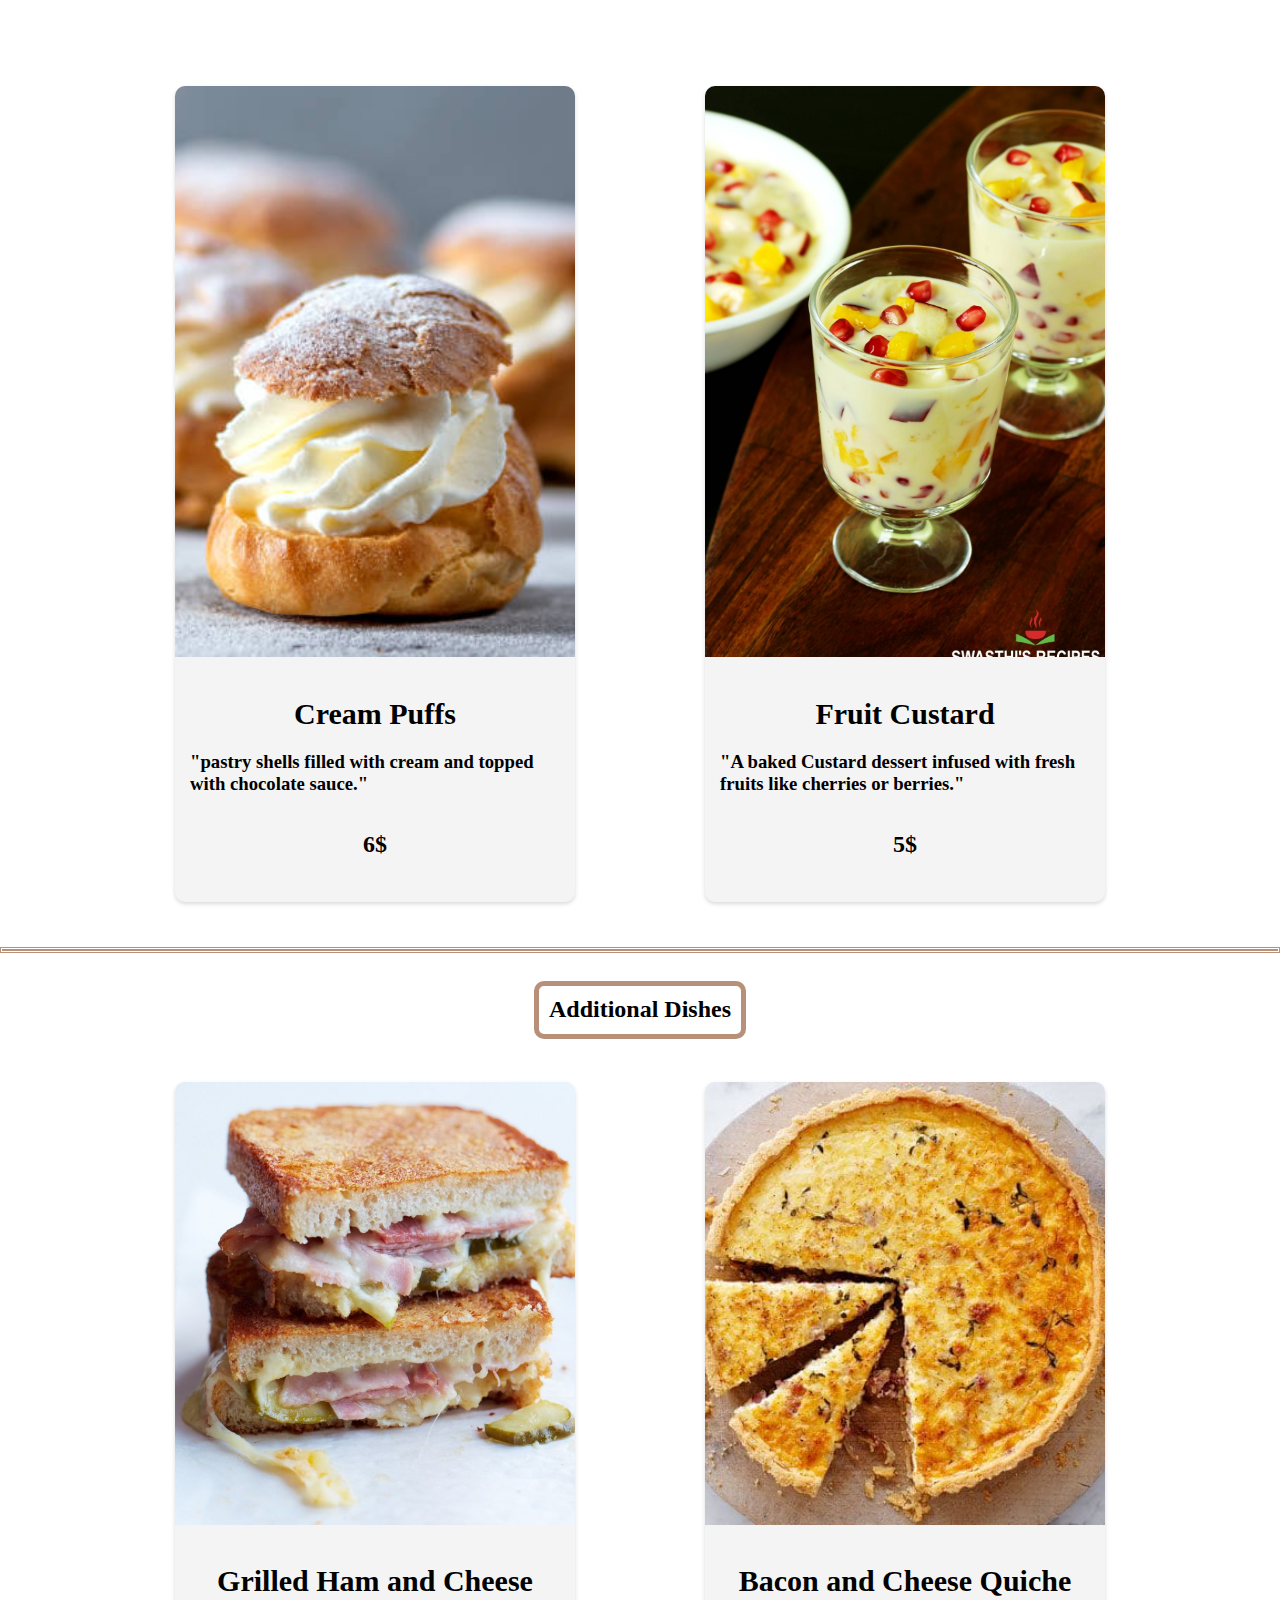
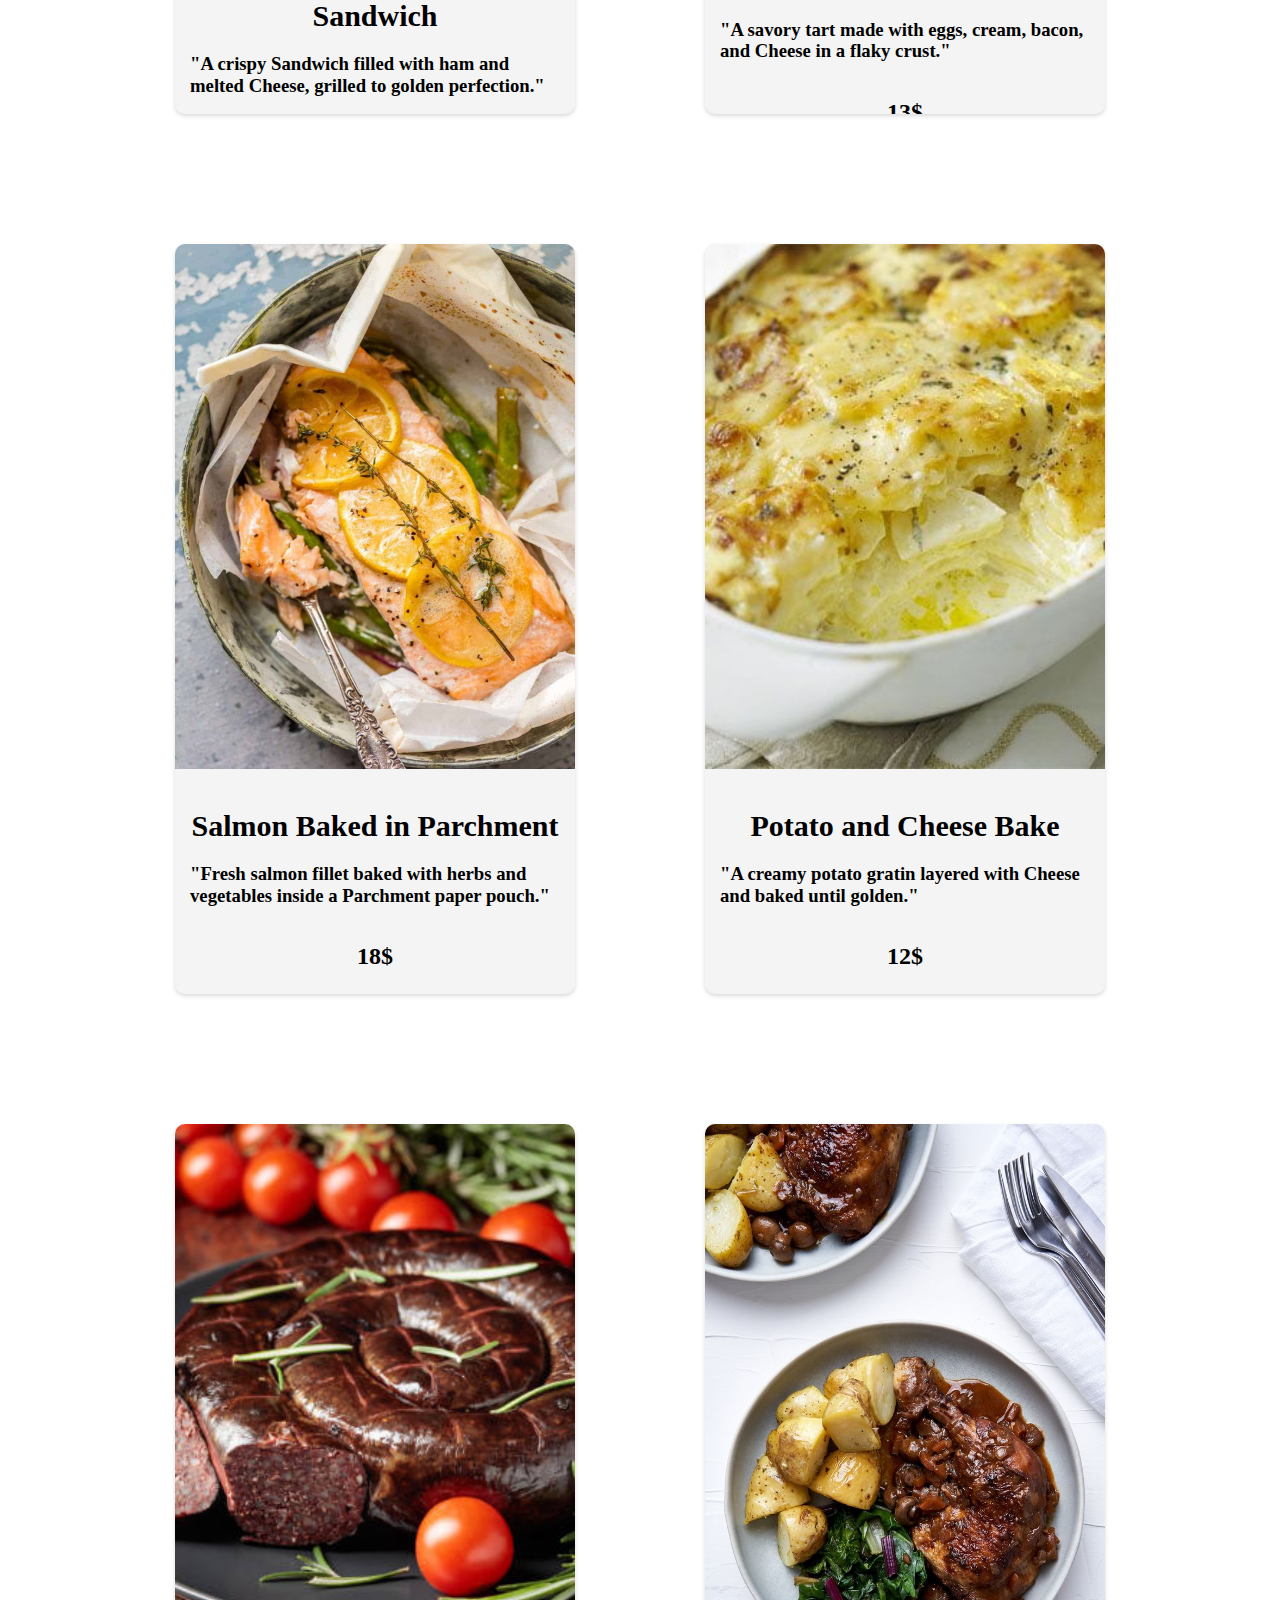
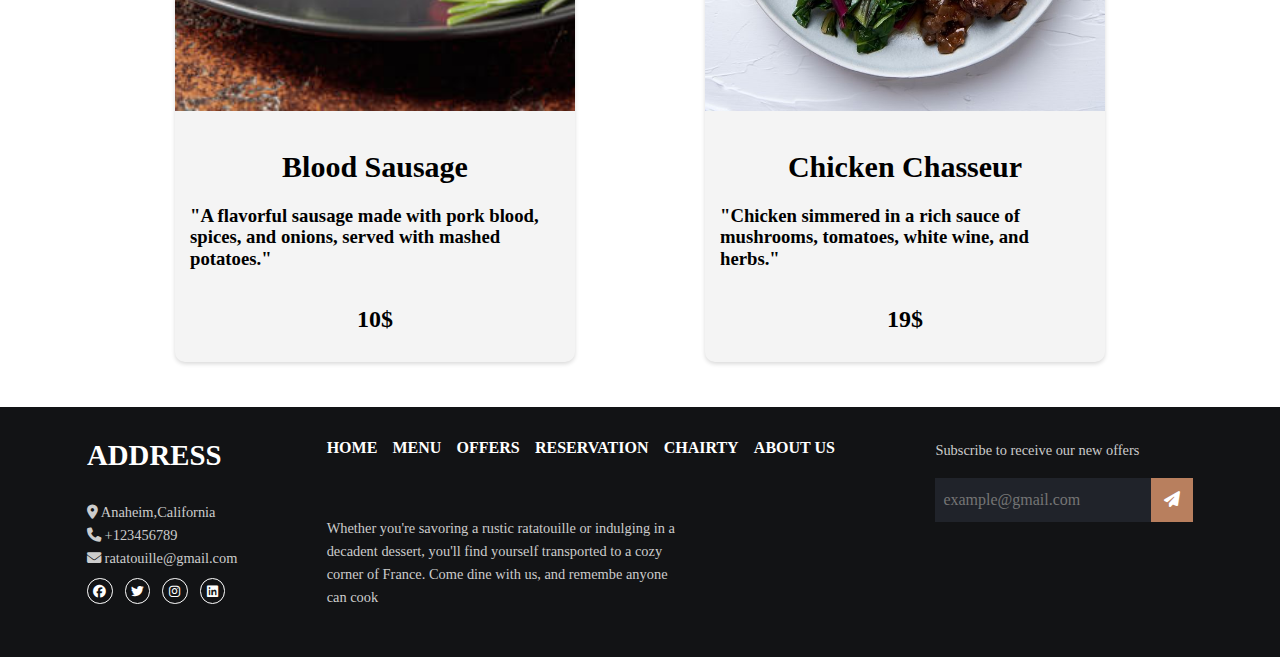
<file: menu.html>
<!DOCTYPE html>
<html lang="en">
<head>
    <meta charset="UTF-8">
    <meta name="viewport" content="width=device-width, initial-scale=1.0">
    <title>Ratatouille Restaurant</title>
    <!--to render the elements "like reset file"-->
    <link rel="stylesheet" href="css/normalize.css">
    <!-- <link rel="stylesheet" href="css/main.css"> -->
    <link rel="stylesheet" href="css/menu.css">
    <link rel="stylesheet" href="https://cdnjs.cloudflare.com/ajax/libs/font-awesome/6.7.2/css/all.min.css"
        integrity="sha512-Evv84Mr4kqVGRNSgIGL/F/aIDqQb7xQ2vcrdIwxfjThSH8CSR7PBEakCr51Ck+w+/U6swU2Im1vVX0SVk9ABhg=="
        crossorigin="anonymous" referrerpolicy="no-referrer" />
</head>
<body>
    <header>
        <div class="container">
            <a href="Index.html" class="logo"><img src="imgs/1.png" alt="logo"></a>
            <nav>
                <ul class="sidebar">
                    <li onclick=hideSideBar()><a href="#"><svg xmlns="http://www.w3.org/2000/svg" height="24px"
                        viewBox="0 -960 960 960" width="24px" fill="#e8eaed">
                        <path
                            d="m256-200-56-56 224-224-224-224 56-56 224 224 224-224 56 56-224 224 224 224-56 56-224-224-224 224Z" />
                    </svg></a></li>
                    <li><a href="index.html">Home</a></li>
                    <li><a href="Menu.html">Menu</a></li>
                    <li><a href="offers.html">Offers</a></li>
                    <li><a href="reservation.html">Reservation</a></li>
                    <li><a href="donation.html">Chairty</a></li>
                    <li><a href="AboutUs.html">About us</a></li>
                </ul>
                <ul class="nav-links">
                    <li class="hideOnMobile"><a href="index.html">Home</a></li>
                    <li class="hideOnMobile"><a class="active" href="menu.html">Menu</a></li>
                    <li class="hideOnMobile"><a href="offers.html">Offers</a></li>
                    <li class="hideOnMobile"><a href="Reservation.html">Reservation</a></li>
                    <li class="hideOnMobile"><a href="donation.html">Chairty</a></li>
                    <li class="hideOnMobile"><a href="AboutUs.html">About us</a></li>
                    <li class="menu-icon" onclick=showSideBar()><a href="#"><svg xmlns="http://www.w3.org/2000/svg"
                        height="24px" viewBox="0 -960 960 960" width="24px" fill="#e8eaed">
                        <path d="M120-240v-80h720v80H120Zm0-200v-80h720v80H120Zm0-200v-80h720v80H120Z" />
                    </svg></a></li>
                </ul>
            </nav>
        </div>
    </header>

    <section class="landing">
        <div class="overlay">
            <div class="text">
                <p>
                    Ratatouille's Menu 
                </p>
            </div>
            <div class="links">
                <a href="#APPETIZERS">
                    <button class="btn btn-primary">Appetizer</button>
                </a>
                <a href="#MAIN-COURSES">
                    <button class="btn btn-primary">Main Courses</button>
                </a>
                <a href="#DESSERTS">
                    <button class="btn btn-primary">Desserts</button>
                </a>
                <a href="#ADDITIONAL-DISHES">
                    <button class="btn btn-primary">Additional Dishes</button>
                </a>
            </div>
        </div>
    </section>

    <section class="appetizers" id="APPETIZERS">
        <div class="myAppetizers">
            <h2>Appetizers</h2>
        </div>
        <div class="card-container">
            <div class="card">
                <img src="imgs/garlic.jpeg" alt="Garlic Snails">
                <div class="card-content">
                    <h1>Garlic Snails</h1>
                    <h3>"Tender snails cooked in rich garlic butter and parsley, served in their shelles or a special dish."</h3>
                </br>
            </br>
                    <h2>8$</h2>
                </div>
            </div>
            <div class="card">
                <img src="imgs/pork.jpeg" alt="Pork Rillettes">
                <div class="card-content">
                    <h1>Pork Rillettes</h1>
                    <h3>"Slow-cooked and shredded pork seasoned with spices, served as a spread with crusty bread."</h3>
                </br>
            </br>
                    <h2>10$</h2>
                </div>
            </div>
            <div class="card">
                <img src="imgs/french.jpeg" alt="French Onion Soup">
                <div class="card-content">
                    <h1>French Onion Soup</h1>
                    <h3>"A hearty soup made with carmelized onions, beef broth, and topped with melted Cheese and crusty bread."</h3>
                </br>
            </br>
                    <h2>7$</h2>
                </div>
            </div>
            <div class="card">
                <img src="imgs/meat.jpeg" alt="Meat Pie">
                <div class="card-content">
                    <h1>Meat Pie</h1>
                    <h3>"A savory pie filled with seasoned meat, baked in a flaky pastry crust."</h3>
                </br>
            </br>
                    <h2>11$</h2>
                </div>
            </div>
            <div class="card">
                <img src="imgs/ratatouille.jpeg" alt="Ratatouille Tart">
                <div class="card-content">
                    <h1>Ratatouille Tart</h1>
                    <h3>"A flaky pastry filled with layered vegetables and herbed tomato sauce, baked to perfection."</h3>
                </br>
            </br>
                    <h2>9$</h2>
                </div>
            </div>
            <div class="card">
                <img src="imgs/salmon.jpeg" alt="Salmon Tartare">
                <div class="card-content">
                    <h1>Salmon Tartare</h1>
                    <h3>"Fresh raw salmon diced and mixed with lemon, capers, and herbs, seved chilled."</h3>
                </br>
            </br>
                    <h2>11$</h2>
                </div>
            </div>
        </div>
    </section>

    <hr class="dotted-line">

    <section class="main-courses" id="MAIN-COURSES">
        <div class="myMainCourses">
            <h2>Main Courses</h2>
        </div>
        <div class="card-container">
            <div class="card">
                <img src="imgs/chicken.jpeg" alt="Chicken in Red Wine">
                <div class="card-content">
                    <h1>Chicken in Red Wine</h1>
                    <h3>"Chicken braised with red wine, mushrooms, onions, and bacon, creating a rich, flavorful sauce."</h3>
                </br>
            </br>
                    <h2>17$</h2>
                </div>
            </div>
            <div class="card">
                <img src="imgs/beef.jpeg" alt="Beef Stew">
                <div class="card-content">
                    <h1>Beef Stew</h1>
                    <h3>"A classic French dish of tender beef slow-cooked with red wine, vegetables, and aromatic herbs."</h3>
                </br>
            </br>
                    <h2>18$</h2>
                </div>
            </div>
            <div class="card">
                <img src="imgs/duck.jpeg" alt="Duck Confit">
                <div class="card-content">
                    <h1>Duck Confit</h1>
                    <h3>"Duck legs slow cooked in their own fat until tender, then crisped before serving."</h3>
                </br>
            </br>
                    <h2>23$</h2>
                </div>
            </div>
            <div class="card">
                <img src="imgs/morocan.jpeg" alt="Moroccan Chicken">
                <div class="card-content">
                    <h1>Moroccan Chicken</h1>
                    <h3>"Spiced chicken cooked with vegetables, dried fruits, and a rich, flavorful broth."</h3>
                </br>
            </br>
                    <h2>20$</h2>
                </div>
            </div>
            <div class="card">
                <img src="imgs/fish.jpeg" alt="Fish Soup">
                <div class="card-content">
                    <h1>Fish Soup</h1>
                    <h3>"A provencal-style soup made with a mix of seafood, saffron, and aromatic spices, served with croutons and rouille."</h3>
                </br>
            </br>
                    <h2>22$</h2>
                </div>
            </div>
            <div class="card">
                <img src="imgs/alsatian.jpeg" alt="Alsatian Tart">
                <div class="card-content">
                    <h1>Alsatian Tart</h1>
                    <h3>"A thin, crispy flatbread topped with cream, onions, and bacon, baked to perfection."</h3>
                </br>
            </br>
                    <h2>14$</h2>
                </div>
            </div>
        </div>
    </section>

    <hr class="dotted-line">

    <section class="desserts" id="DESSERTS">
        <div class="myDesserts">
            <h2>Desserts</h2>
        </div>
        <div class="card-container">
            <div class="card">
                <img src="imgs/creme.jpeg" alt="Creme Brulee">
                <div class="card-content">
                    <h1>Creme Brulee</h1>
                    <h3>"A creamy Custard dessert topped with a caramelized sugar crust."</h3>
                </br>
            </br>
                    <h2>7$</h2>
                </div>
            </div>
            <div class="card">
                <img src="imgs/upside.jpeg" alt="Upside-Down Apple Tart">
                <div class="card-content">
                    <h1>Upside-Down Apple Tart</h1>
                    <h3>"A caramelized apple tart baked upside down for a rich, buttery flavor."</h3>
                </br>
            </br>
                    <h2>8$</h2>
                </div>
            </div>
            <div class="card">
                <img src="imgs/chocolate.jpeg" alt="Chocolate Mousse">
                <div class="card-content">
                    <h1>Chocolate Mousse</h1>
                    <h3>"A light and airy dessert made with dark chocolate and whipped cream."</h3>
                </br>
            </br>
                    <h2>6$</h2>
                </div>
            </div>
            <div class="card">
                <img src="imgs/meringue.jpeg" alt="Meringue Cookies">
                <div class="card-content">
                    <h1>Meringue Cookies</h1>
                    <h3>"Delicate almond-based cookies with a crisp shell and chewy center."</h3>
                </br>
            </br>
                    <h2>9$</h2>
                </div>
            </div>
            <div class="card">
                <img src="imgs/cream.jpeg" alt="Cream Puffs">
                <div class="card-content">
                    <h1>Cream Puffs</h1>
                    <h3>"pastry shells filled with cream and topped with chocolate sauce."</h3>
                </br>
            </br>
                    <h2>6$</h2>
                </div>
            </div>
            <div class="card">
                <img src="imgs/fruit.jpeg" alt="Fruit Custard">
                <div class="card-content">
                    <h1>Fruit Custard</h1>
                    <h3>"A baked Custard dessert infused with fresh fruits like cherries or berries."</h3>
                </br>
            </br>
                    <h2>5$</h2>
                </div>
            </div>
        </div>
    </section>

    <hr class="dotted-line">

    <section class="additional-dishes" id="ADDITIONAL-DISHES">
        <div class="myAdditionalDishes">
            <h2>Additional Dishes</h2>
        </div>
        <div class="card-container">
            <div class="card">
                <img src="imgs/grilled.jpeg" alt="Grilled Ham and Cheese Sandwich">
                <div class="card-content">
                    <h1>Grilled Ham and Cheese Sandwich</h1>
                    <h3>"A crispy Sandwich filled with ham and melted Cheese, grilled to golden perfection."</h3>
                </br>
                    <h2>9$</h2>
                </div> 
            </div>
            <div class="card">
                <img src="imgs/bacon.jpeg" alt="Bacon and Cheese Quiche">
                <div class="card-content">
                    <h1>Bacon and Cheese Quiche</h1>
                    <h3>"A savory tart made with eggs, cream, bacon, and Cheese in a flaky crust."</h3>
                </br>
            </br>
                    <h2>13$</h2>
                </div> 
            </div>
            <div class="card">
                <img src="imgs/salmon2.jpeg" alt="Salmon Baked in Parchment">
                <div class="card-content">
                    <h1>Salmon Baked in Parchment</h1>
                    <h3>"Fresh salmon fillet baked with herbs and vegetables inside a Parchment paper pouch."</h3>
                </br>
            </br>
                    <h2>18$</h2>
                </div> 
            </div>
            <div class="card">
                <img src="imgs/potato.jpeg" alt="Potato and Cheese Bake">
                <div class="card-content">
                    <h1>Potato and Cheese Bake</h1>
                    <h3>"A creamy potato gratin layered with Cheese and baked until golden."</h3>
                </br>
            </br>
                    <h2>12$</h2>
                </div> 
            </div>
            <div class="card">
                <img src="imgs/blood.jpeg" alt="Blood Sausage">
                <div class="card-content">
                    <h1>Blood Sausage</h1>
                    <h3>"A flavorful sausage made with pork blood, spices, and onions, served with mashed potatoes."</h3>
                </br>
            </br>
                    <h2>10$</h2>
                </div> 
            </div>
            <div class="card">
                <img src="imgs/chicken2.jpeg" alt="Chicken Chasseur">
                <div class="card-content">
                    <h1>Chicken Chasseur</h1>
                    <h3>"Chicken simmered in a rich sauce of mushrooms, tomatoes, white wine, and herbs."</h3>
                </br>
            </br>
                    <h2>19$</h2>
                </div> 
            </div>
        </div>
    </section>

    <footer class="footer">
        <div class="container">
            <div class="col1">
                <h2 class="addres">ADDRESS</h2>
                <p><i class="fa-solid fa-location-dot"></i> Anaheim,California</p>
                <p><i class="fa-solid fa-phone"></i> +123456789</p>
                <p><i class="fa-solid fa-envelope"></i> ratatouille@gmail.com</p>
                <ul class="media-icon">
                    <li>
                        <a href="">
                            <i class="fab fa-facebook"></i>
                        </a>
                    </li>
                    <li>
                        <a href="">
                            <i class="fab fa-twitter"></i>
                        </a>
                    </li>
                    <li>
                        <a href="">
                            <i class="fab fa-instagram"></i>
                        </a>
                    </li>
                    <li>
                        <a href="">
                            <i class="fab fa-linkedin"></i>
                        </a>
                    </li>
                </ul>
            </div>
            <div class="col2">
                <ul class="menu">
                    <li><a href="index.html">Home</a></li>
                    <li><a href="menu.html">Menu</a></li>
                    <li><a href="offers.html">Offers</a></li>
                    <li><a href="reservation.html">Reservation</a></li>
                    <li><a href="donation.html">Chairty</a></li>
                    <li><a href="AboutUs.html">About us</a></li>
                </ul>
                <p> Whether you're savoring a rustic ratatouille or indulging in a decadent dessert, you'll find
                    yourself transported to a cozy corner of France. Come dine with us, and remembe
                    anyone can cook</p>
            </div>
            <div class="col3">
                <p>Subscribe to receive our new offers</p>
                <form>
                    <div class="input-wrap">
                        <input type="email" placeholder="example@gmail.com">
                        <button type="submit">
                            <i class="fas fa-paper-plane"></i>
                        </button>
                    </div>
                </form>
            </div>
        </div>
    </footer>

    
    
    <script src="/js/main.js"></script>
</body>
</html>
</file>
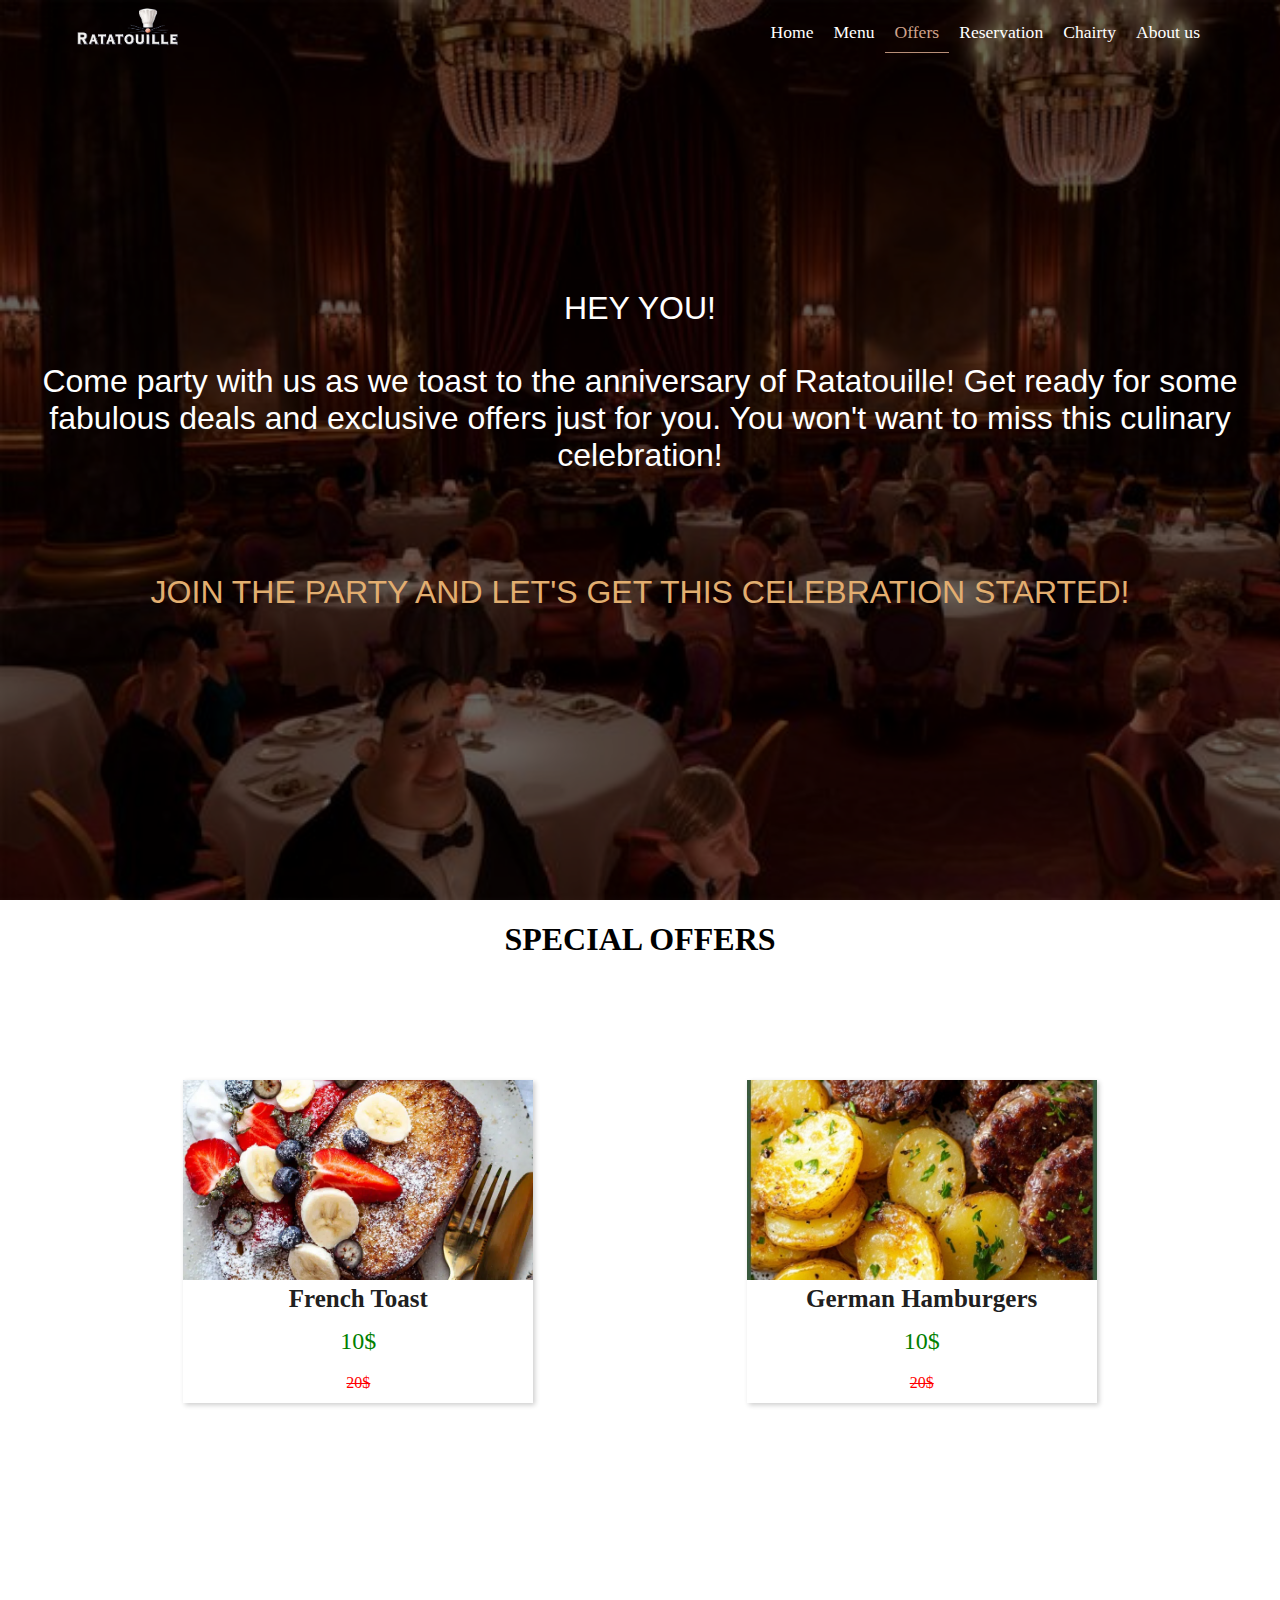
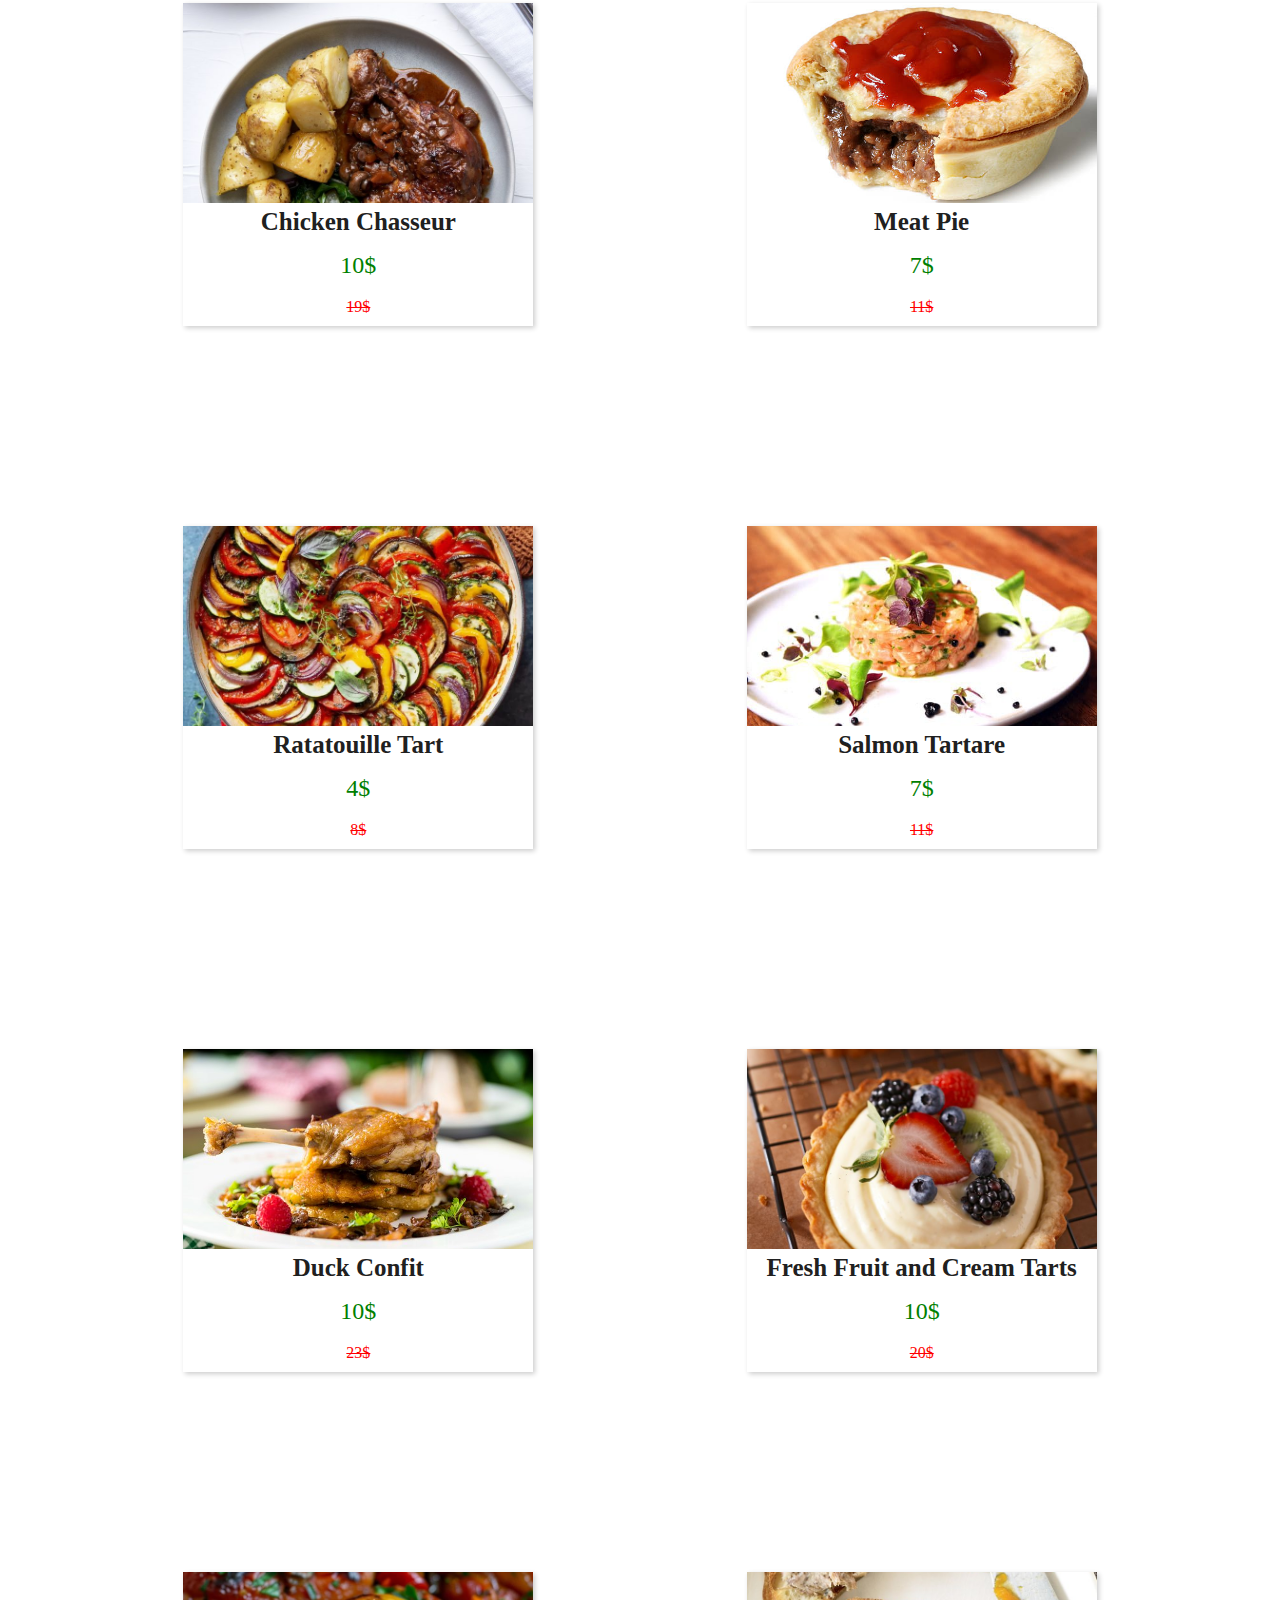
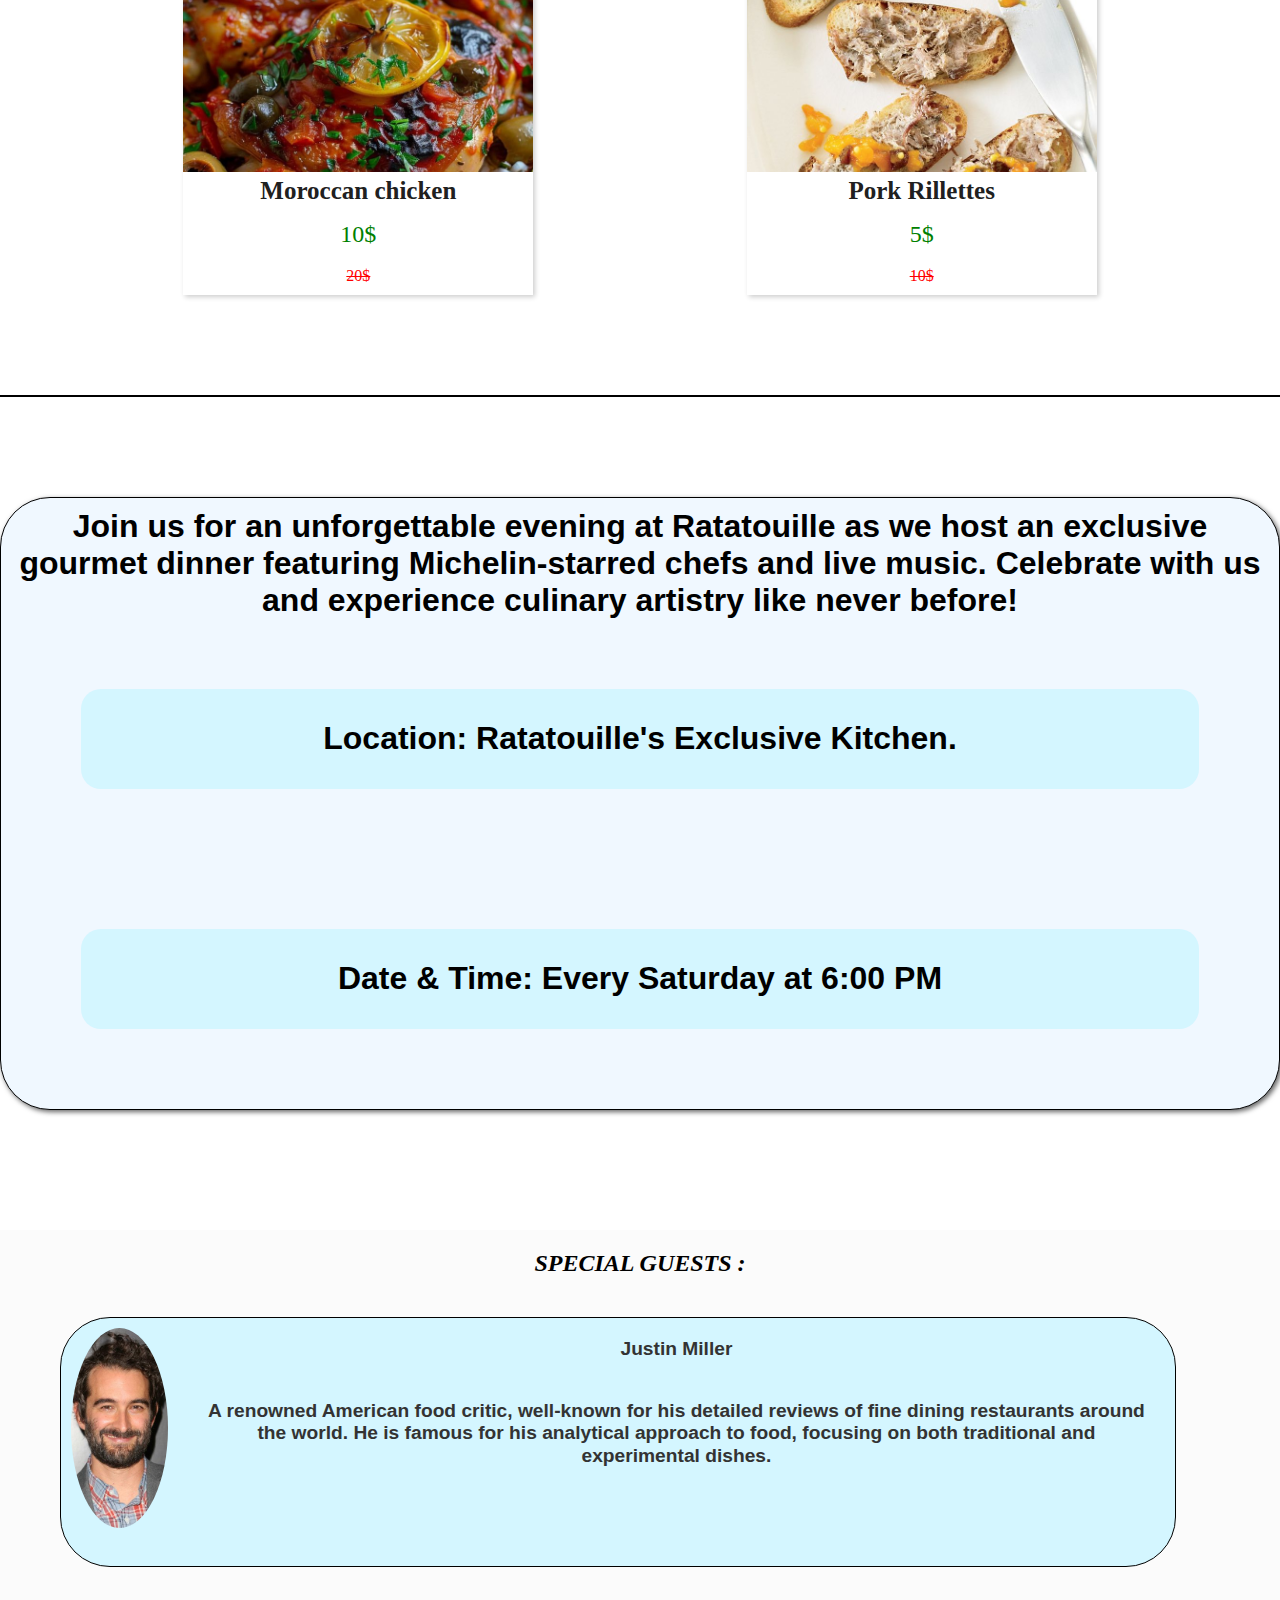
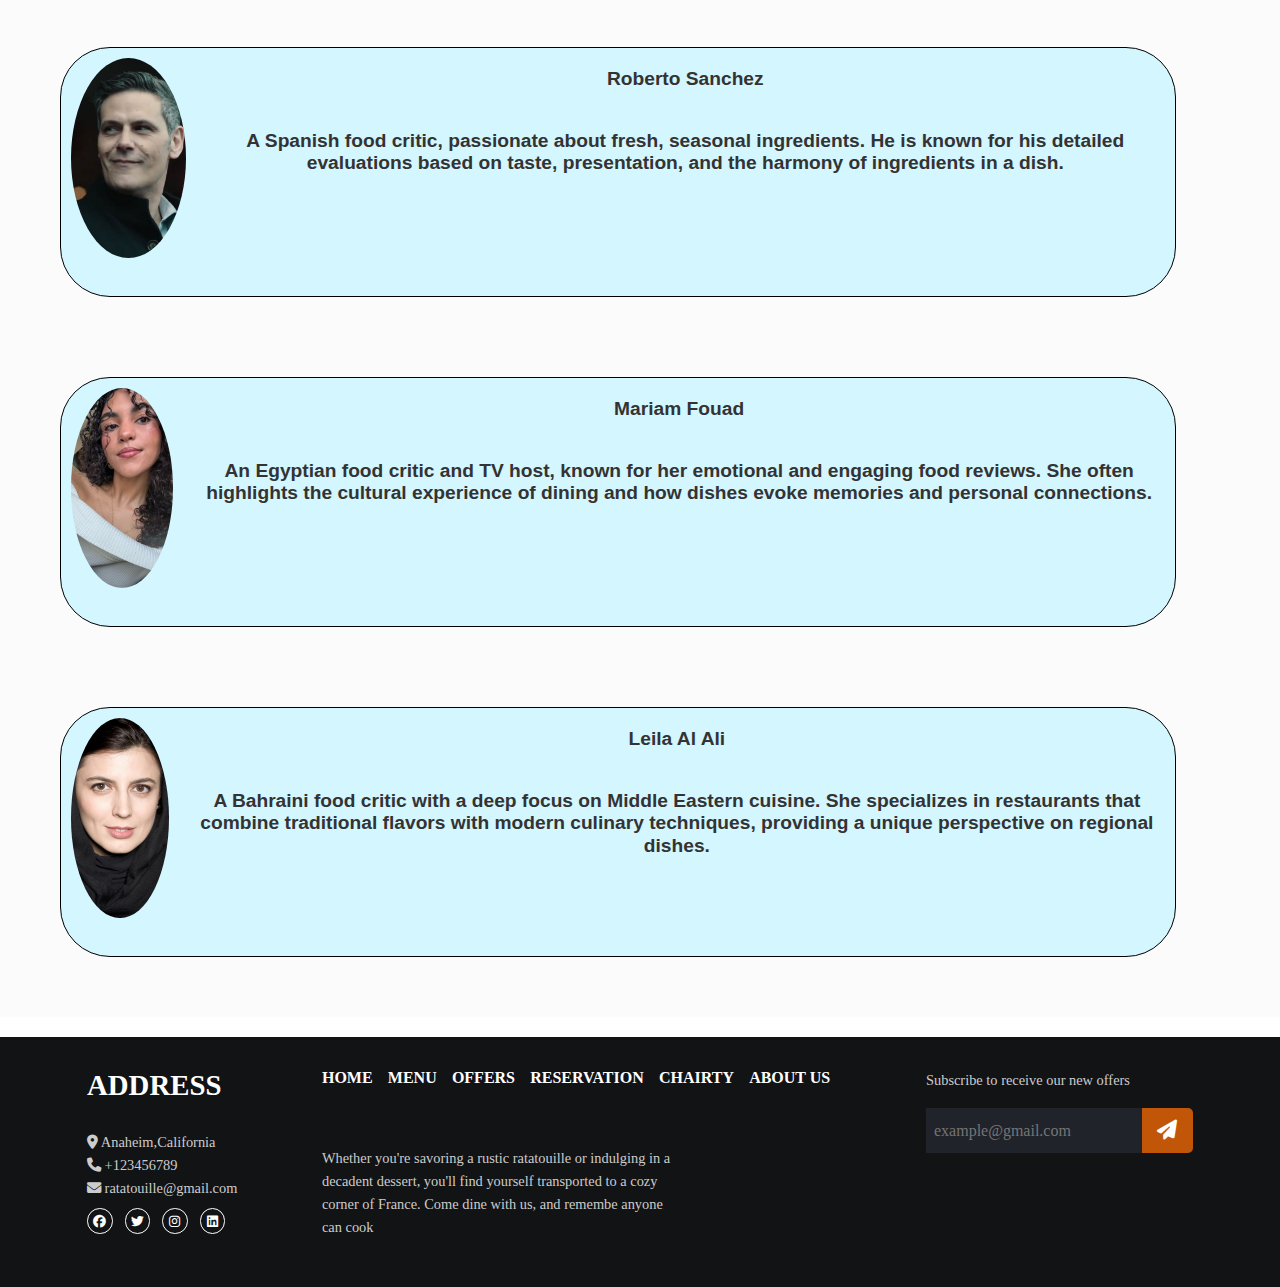
<file: offers.html>
<!DOCTYPE html>
<html lang="en">

<head>
    <meta charset="UTF-8">
    <meta name="viewport" content="width=device-width, initial-scale=1.0">
    <title>Ratatouille Restaurant</title>
    <!-- to render the elements "like reset file" -->
    <!-- <link rel="stylesheet" href="css/main.css"> -->
    <link rel="stylesheet" href="css/normalize.css">
    <link rel="stylesheet" href="css/offersStyle.css">
    <link rel="stylesheet" href="https://cdnjs.cloudflare.com/ajax/libs/font-awesome/6.7.2/css/all.min.css"
        integrity="sha512-Evv84Mr4kqVGRNSgIGL/F/aIDqQb7xQ2vcrdIwxfjThSH8CSR7PBEakCr51Ck+w+/U6swU2Im1vVX0SVk9ABhg=="
        crossorigin="anonymous" referrerpolicy="no-referrer" />

</head>

<body>
    <section class="shahd">
    <header>
        <div class="container">
            <a href="Index.html" class="logo"><img src="imgs/download-removebg-preview.png" alt="logo"></a>
            <nav>
                <!-- <div onclick=showSideBar() class="menu-toggle">&#9776;</div> -->
                <ul class="sidebar">
                    <li onclick=hideSideBar()><a href="#"><svg xmlns="http://www.w3.org/2000/svg" height="24px" viewBox="0 -960 960 960" width="24px" fill="#e8eaed"><path d="m256-200-56-56 224-224-224-224 56-56 224 224 224-224 56 56-224 224 224 224-56 56-224-224-224 224Z"/></svg></a></li>
                    <li><a href="index.html">Home</a></li>
                    <li><a href="menu.html">Menu</a></li>
                    <li><a href="offers.html">Offers</a></li>
                    <li><a href="reservation.html">Reservation</a></li>
                    <li><a href="donation.html">Chairty</a></li>
                    <li><a href="AboutUs.html">About us</a></li>
                </ul>
                <ul class="nav-links">
                    <li class="hideOnMobile"><a  href="index.html">Home</a></li>
                    <li class="hideOnMobile"><a href="menu.html">Menu</a></li>
                    <li class="hideOnMobile"><a class="active" href="offers.html">Offers</a></li>
                    <li class="hideOnMobile"><a href="Reservation.html">Reservation</a></li>
                    <li class="hideOnMobile"><a href="donation.html">Chairty</a></li>
                    <li class="hideOnMobile"><a href="AboutUs.html">About us</a></li>
                    <li class="menu-icon" onclick=showSideBar()><a href="#"><svg xmlns="http://www.w3.org/2000/svg" height="24px" viewBox="0 -960 960 960" width="24px" fill="#e8eaed"><path d="M120-240v-80h720v80H120Zm0-200v-80h720v80H120Zm0-200v-80h720v80H120Z"/></svg></a></li>
                </ul>
            </nav>
        </div>
    </header>

    <section class="landing">
        <div class="overlay"></div>
        <div class="text">
            <div class="divHeader">
                HEY YOU!
                    <br><br>
                    Come party with us as we toast to the anniversary of Ratatouille! Get ready for some fabulous deals and exclusive offers just for you. You won't want to miss this culinary celebration!
            </div>
            <div class="joinUs">JOIN THE PARTY AND LET'S GET THIS CELEBRATION STARTED! </div>
            </div>
        </section>
        </section>




        <section class="offers_content">
            <h1 class="specialOffers">SPECIAL OFFERS</h1>

        <div class="container">
            <div class="card">
                <div class="imgOff">
                    <img src="imgs/offers/dairy-free-french-toast-01.jpg">
                </div>
                <div class="topTxt">
                    <div class="name">French Toast</div>
                </div>
                <div class="bottomTxt">
                    <div class="txt">
                        <span class="newPrice">  10$ </span><br><br><s>20$</s>
                    </div>
                </div>
            </div>




            <div class="card">
                <div class="imgOff">
                    <img src="imgs/offers/Authentic German Frikadellen Recipe (German Hamburgers).jpeg">
                </div>
                <div class="topTxt">
                    <div class="name">German Hamburgers</div>
                </div>
                <div class="bottomTxt">
                    <div class="txt">
                        <span class="newPrice">  10$ </span><br><br><s>20$</s>
                    </div>
                </div>
            </div>




            <div class="card">
                <div class="imgOff">
                    <img src="imgs/offers/Chicken Chasseur.jpeg">
                </div>
                <div class="topTxt">
                    <div class="name">Chicken Chasseur</div>

                </div>
                <div class="bottomTxt">
                    <div class="txt">
                        <span class="newPrice">  10$ </span><br><br><s>19$</s>
                    </div>
                </div>
            </div>




            <div class="card">
                <div class="imgOff">
                    <img src="imgs/offers/Meat Pie.jpg">
                </div>
                <div class="topTxt">
                    <div class="name">Meat Pie</div>

                </div>
                <div class="bottomTxt">
                    <div class="txt">
                        <span class="newPrice">  7$ </span><br><br><s>11$</s>
                    </div>
                </div>
            </div>




            <div class="card">
                <div class="imgOff">
                    <img src="imgs/offers/Ratatouille Tart.jpg">
                </div>
                <div class="topTxt">
                    <div class="name">Ratatouille Tart</div>

                </div>
                <div class="bottomTxt">
                    <div class="txt">
                        <span class="newPrice">  4$ </span><br><br><s>8$</s>
                    </div>
                </div>
            </div>





            <div class="card">
                <div class="imgOff">
                    <img src="imgs/offers/Salmon Tartare.jpg">
                </div>
                <div class="topTxt">
                    <div class="name">Salmon Tartare</div>
                </div>
                <div class="bottomTxt">
                    <div class="txt">
                        <span class="newPrice">  7$ </span><br><br><s>11$</s>
                    </div>
                </div>
            </div>



            <div class="card">
                <div class="imgOff">
                    <img src="imgs/offers/Duck Confit.jpg">
                </div>
                <div class="topTxt">
                    <div class="name">Duck Confit</div>
                </div>
                <div class="bottomTxt">
                    <div class="txt">
                        <span class="newPrice">  10$ </span><br><br><s>23$</s>
                    </div>
                </div>
            </div>




            <div class="card">
                <div class="imgOff">
                    <img src="imgs/offers/Fresh Fruit and Cream Tarts.jpeg">
                </div>
                <div class="topTxt">
                    <div class="name">Fresh Fruit and Cream Tarts</div>
                </div>
                <div class="bottomTxt">
                    <div class="txt">
                        <span class="newPrice">  10$ </span><br><br><s>20$</s>
                    </div>
                </div>
            </div>


            <div class="card">
                <div class="imgOff">
                    <img src="imgs/offers/Moroccan chicken.jpg">
                </div>
                <div class="topTxt">
                    <div class="name">Moroccan chicken</div>
                </div>
                <div class="bottomTxt">
                    <div class="txt">
                        <span class="newPrice">  10$ </span><br><br><s>20$</s>
                    </div>
                </div>
            </div>





            <div class="card">
                <div class="imgOff">
                    <img src="imgs/offers/Pork Rillettes.jpg">
                </div>
                <div class="topTxt">
                    <div class="name">Pork Rillettes</div>
                </div>
                <div class="bottomTxt">
                    <div class="txt">
                        <span class="newPrice">  5$ </span><br><br><s>10$</s>
                    </div>
                </div>
            </div>
        </div>
        </section>



        
        <section class="Events">
            <div class="intro">
                Join us for an unforgettable evening at Ratatouille as we host an exclusive gourmet dinner featuring Michelin-starred chefs and live music. Celebrate with us and experience culinary artistry like never before!
                
                <div class="details">
                
                    <div class="place">
                        Location: Ratatouille's Exclusive Kitchen.
                    </div>
    
                <div class="dateTime">
    
                    Date & Time: Every Saturday at 6:00 PM
                </div>
            </div>
            






    
            </div>






            <div class="specialGuests">
                <i><h2>SPECIAL GUESTS :</h2></i>


                <div class="guest"> 
                    <div class="guestImg ">
                        <img src="imgs/offers/jay duplass __ justin miller.jpeg">
                    </div>
                    <div class="guestTxt">
                     <div guestName> Justin Miller</div>
                     <div class="guestDescrip">
                        A renowned American food critic, well-known for his detailed reviews of fine dining restaurants around the world. He is famous for his analytical approach to food, focusing on both traditional and experimental dishes.
                     </div>
                    </div>
                </div>


                <div class="guest"> 
                    <div class="guestImg ">
                        <img src="imgs/offers/bef4ab9f-adda-44be-84ae-6c95f1553ff6.jpeg">
                    </div>
                    <div class="guestTxt">
                     <div guestName> Roberto Sanchez</div>
                     <div class="guestDescrip">
                        A Spanish food critic, passionate about fresh, seasonal ingredients. He is known for his detailed evaluations based on taste, presentation, and the harmony of ingredients in a dish.
                     </div>
                    </div>
                </div>

                <div class="guest"> 
                    <div class="guestImg ">
                        <img src="imgs/offers/Meet your Posher, Mariam.jpeg">
                    </div>
                    <div class="guestTxt">
                     <div guestName> Mariam Fouad</div>
                     <div class="guestDescrip">
                        An Egyptian food critic and TV host, known for her emotional and engaging food reviews. She often highlights the cultural experience of dining and how dishes evoke memories and personal connections.
                     </div>
                    </div>
                </div>

                <div class="guest"> 
                    <div class="guestImg ">
                        <img src="imgs/offers/096a80a5-30b1-42f4-96c4-3ad768b3359c.jpeg">
                    </div>
                    <div class="guestTxt">
                     <div guestName>Leila Al Ali</div>
                     <div class="guestDescrip">
                        A Bahraini food critic with a deep focus on Middle Eastern cuisine. She specializes in restaurants that combine traditional flavors with modern culinary techniques, providing a unique perspective on regional dishes.
                     </div>
                    </div>
                </div>


            </div>

        </section>



        <footer class="footer">
            <div class="container">
                <div class="col1">
                    <h2 class="addres">ADDRESS</h2>
                    <p><i class="fa-solid fa-location-dot"></i> Anaheim,California</p>
                    <p><i class="fa-solid fa-phone"></i> +123456789</p>
                    <p><i class="fa-solid fa-envelope"></i> ratatouille@gmail.com</p>
                    <ul class="media-icon">
                        <li>
                            <a href="">
                                <i class="fab fa-facebook"></i>
                            </a>
                        </li>
                        <li>
                            <a href="">
                                <i class="fab fa-twitter"></i>
                            </a>
                        </li>
                        <li>
                            <a href="">
                                <i class="fab fa-instagram"></i>
                            </a>
                        </li>
                        <li>
                            <a href="">
                                <i class="fab fa-linkedin"></i>
                            </a>
                        </li>
                    </ul>
                </div>
                <div class="col2">
                    <ul class="menu">
                        <li><a href="Index.html">Home</a></li>
                        <li><a href="menu.html">Menu</a></li>
                        <li><a href="offers.html">Offers</a></li>
                        <li><a href="Reservation.html">Reservation</a></li>
                        <li><a href="donation.html">Chairty</a></li>
                        <li><a href="aboutUs.html">About us</a></li>
                    </ul>
                    <p> Whether you're savoring a rustic ratatouille or indulging in a decadent dessert, you'll find
                        yourself transported to a cozy corner of France. Come dine with us, and remembe
                        anyone can cook</p>
                </div>
                <div class="col3">
                    <p>Subscribe to receive our new offers</p>
                    <form>
                        <div class="input-wrap">
                            <input type="email" placeholder="example@gmail.com">
                            <button type="submit">
                                <i class="fas fa-paper-plane"></i>
                            </button>
                        </div>
                    </form>
                </div>
            </div>
        </footer>

    <script src="/js/main.js"></script>
</body>

</html>
</file>
<file: css/main.css>
@import url('https://fonts.googleapis.com/css2?family=Dancing+Script:wght@400..700&display=swap');
@import url('https://fonts.googleapis.com/css2?family=Bebas+Neue&family=Dancing+Script:wght@400..700&family=Outfit:wght@100..900&display=swap');

* {
  -webkit-box-sizing: border-box;
  -moz-box-sizing: border-box;
  box-sizing: border-box;
  padding: 0px;
  margin: 0px;
}

html {
  scroll-behavior: smooth;
}

.container {
  padding-left: 15px;
  padding-right: 15px;
  margin-left: auto;
  margin-right: auto;
}

/* Small */
@media (min-width: 768px) {
  .container {
    width: 750px;
  }

  .menu-icon {
    display: none !important;
  }
}

/* Medium */
@media (min-width: 992px) {
  .container {
    width: 970px;
  }
}

/* Large */
@media (min-width: 1200px) {
  .container {
    width: 1170px;
  }
}

header {
  /* background-color: transparent; */
  position: fixed;
  /* fixed if i want the header to be fixed while scrolling */
  left: 0;
  width: 100%;
  z-index: 10;
  /* always appear*/
  transition: background-color 0.4s ease-in-out;
}

header.scrolled {
  background-color: #121315;
  opacity: 0.95;
}

header .container {
  display: flex;
  justify-content: space-between;
  align-items: center;
  position: relative;
}

header .logo img {
  width: 115px;
  height: auto;
  display: block;
}

header nav {
  flex: 1;
  display: flex;
  align-items: center;
  justify-content: flex-end;
}

header nav ul {
  display: flex;
  list-style: none;
  margin: 0px;
  padding: 0px;
}

@media (max-width: 767px) {
  .hideOnMobile {
    display: none;
  }
}

header nav ul li a {
  padding: 10px;
  display: block;
  text-decoration: none;
  color: white;
  font-size: 1.1em;
  transition: color 0.3s, border-bottom 0.3s;
}

header nav ul li a:hover,
header nav ul li a.active {
  color: #d1a48c;
  border-bottom: 1px solid #b88f78;
}

.sidebar {
  position: fixed;
  top: 0;
  right: 0;
  height: 100vh;
  width: 250px;
  z-index: 999;
  background-color: rgb(255 255 255 / 0.2);
  backdrop-filter: blur(10px);
  box-shadow: -10px 0 10px rgb(0 0 0 / 0.1);
  display: none;
  flex-direction: column;
  align-items: flex-start;
  justify-content: flex-start;
}

.sidebar li {
  width: 100%;
}

.sidebar a {
  width: 100%;
}

.menu-icon {
  z-index: 999;
  display: none;
}

@media (max-width: 767px) {
  .menu-icon {
    display: block;
  }
}

@media (max-width: 400px) {
  .sidebar {
    width: 100%;
  }
}

.landing {
  min-height: 100vh;
  /*viewport*/
  display: flex;
  flex-direction: column;
  background-image: url(../imgs/19c9335a-0ddd-4707-9729-f1a189d3eb04.jpg);
  background-size: cover;
  position: relative;
  align-items: center;
  justify-content: center;
  text-align: center;
  z-index: 0;
}

.landing .overlay {
  position: absolute;
  left: 0;
  top: 0;
  width: 100%;
  height: 100%;
  background-color: rgb(0 0 0 / 60%);
  z-index: 1;
}

.landing .text {
  position: relative;
  z-index: 2;
  color: white;
  display: flex;
  flex-direction: column;
  align-items: center;
}

@media (max-width: 767px) {
  .landing .text {
    width: 100%;
  }
}

.landing p {
  color: white;
  font-size: 1.2em;
  /* z-index: 2; */
  font-family: monospace;
  letter-spacing: 13px;
}

.landing h1 {
  color: white;
  font-size: 6.5em;
  font-family: "Dancing Script", cursive;
  z-index: 2;
  margin-top: 15px;
  margin-bottom: 15px;
}

@media (max-width: 767px) {
  .landing h1 {
    font-size: 4em;
  }

  .landing p {
    font-size: 0.8em;
    letter-spacing: 10px;
  }
}

.btn-primary {
  position: relative;
  height: 35px;
  width: 150px;
  color: #b88f78;
  z-index: 3;
  font-size: 15px;
  font-family: auto;
  letter-spacing: 1px;
  border-radius: 5px;
  text-transform: uppercase;
  border: 1px solid transparent;
  outline: none;
  cursor: pointer;
  background-color: transparent;
  overflow: hidden;
  border-color: #b88f78;
  transition: 0.6s;
}

.btn-primary::before,
.btn-primary::after {
  position: absolute;
  content: '';
  left: 0;
  top: 0;
  height: 100%;
  filter: blur(30px);
  opacity: 0.6;
  transition: 0.6s;
}

.btn-primary::before {
  width: 60px;
  background: rgba(255, 255, 255, 0.6);
  transform: translateX(-130px) skewX(-45deg);
}

.btn-primary::after {
  width: 30px;
  background: rgba(255, 255, 255, 0.6);
  transform: translateX(-130px) skewX(-45deg);
}

.btn-primary:hover:before,
.btn-primary:hover:after {
  opacity: 0.6;
  transform: translateX(320px) skewX(-45deg);
}

.btn-primary:hover {
  background: #b88f78;
  color: white;
}

.welcome {
  min-height: 100vh;
  display: flex;
  justify-content: center;
  align-items: center;
  background-color: #fffcf7;
  padding: 2rem;
}

.main-heading h2 {
  font-weight: normal;
  text-transform: uppercase;
  text-align: center;
  margin-bottom: 4rem;
  position: relative;

}

.main-heading h2::before {
  content: "";
  position: absolute;
  left: 50%;
  transform: translateX(-50%);
  height: 2px;
  background-color: #b88f78;
  bottom: -30px;
  width: 120px;
}

.welcome-content {
  display: flex;
  justify-content: space-between;
  gap: 2rem;
}

.welcome-img img {
  width: 391px;
  border-radius: 5px;
}

.welcome-p {
  padding: 85px;
  line-height: 1.5;
  color: #777;
  display: flex;
  justify-content: center;
  flex-direction: column;
}

.welcome-p span {
  font-family: "Dancing Script", cursive;
  color: #b87f5e;
  font-size: 22px;
}

.welcome-p p {
  padding-bottom: 15px;
}

.best-dishes {
  background-color: #fffcf7;
}
.best-dishes .main-heading {
  margin-top: 28px;
}

.card-container {
  display: flex;
  justify-content: center;
  flex-wrap: wrap;
  gap: 25px;
  /* margin-top: 100px; */
  margin-bottom: 30px;
}

.card {
  width: 185px;
  background-color: #fffcf7;
  border-radius: 10px;
  box-shadow: 0 2px 4px rgba(1 1 1 / 15%);
  overflow: hidden;
  margin: 15px;
  transition: 0.5s ease;
}

.card img {
  width: 100%;
  height: auto;
  object-fit: cover;
  align-items: center;
}

.card-content {
  padding: 15px;
}

.card-content h1 {
  font-size: 20px;
  text-align: center;
}

.card-content button {
  width: 98px;
  height: 30px;
  font-size: 13px;
  margin-left: 25px;
}

.card:hover {
  border: 1px solid #b88f78;
}

.stats {
  padding: 60px 0;
  background-color: #e2ae79;
}

.stats-items {
  display: grid;
  grid-template-columns: repeat(4, 1fr);
  gap: 30px;
}

.stats-item {
  text-align: center;
  border: 1px solid #8b593d;
  padding: 30px;
}

.stats-item span {
  font-size: 30px;
  font-weight: bold;
  color: #8b593d;
}

.stats-item p {
  text-transform: uppercase;
  font-weight: 500;
  color: #8b593d;
}

.timing {
  position: relative;

}

.timing-bg {
  position: absolute;
  inset: 0;
  background-image: url('../imgs/73c5896c6a092116ae545c2ddbde04d5.jpg');
  background-attachment: fixed;
  background-position: center;
  background-size: cover;
  z-index: -1;
  filter: brightness(0.3);
}

.timing .main-heading , .timing-text p{
  color: white;
  text-align: center;
  /* padding: 30px 0; */
}

.timing .main-heading h2 {
  padding-top: 30px;
}

.timing-text p {
  padding-bottom: 30px;
  font-weight: 800;
  font-size: larger;
}

.timing-text span {
  color: #b87f5e;
}

.img-gallery {
  display: flex;
  justify-content: center;
  align-items: center;
  flex-wrap: wrap;
}

.img-gallery img {
  width: 300px;
  height: 280px;
  border-radius: 5px;
  margin: 20px;
  opacity: 0.9;
}

.img-gallery img:hover {
  opacity: 1;
}

.gallery .main-heading {
  margin-top: 20px;
}

.gallery {
  background-color: #fffcf7;
}

footer ul {
  list-style: none;
}

footer {
  color: #fff;
  background-color: #121315;
}

footer p {
  color: #ccc;
  max-width: 25em;
  font-size: 0.9em;
  line-height: 23px;
}

footer a {
  text-decoration: none;
  color: #fff;
  margin-bottom: 1em;
  text-transform: uppercase;
}

footer .container {
  max-width: 1200px;
  margin: 0 auto;
  padding: 2em;
  display: flex;
  justify-content: space-between;
  gap: 2em;
}

.addres {
  display: block;
  font-size: 1.8em;
  font-weight: 600;
  margin-bottom: 1em;
}

.media-icon li {
  display: inline-block;
  margin: 0.5em 0.5em 0.5em 0;
}

.media-icon a {
  font-size: 0.8em;
  width: 2em;
  height: 2em;
  border: 1px solid #fff;
  border-radius: 50%;
  display: flex;
  justify-content: center;
  align-items: center;
  transition: 0.3s;
}

.media-icon a:hover {
  background: #fff;
  color: #111;
}

footer .menu{
  margin-bottom: 3em;
}

footer .menu li {
  display: inline-block;
  margin: 0 0.7em 0.7em 0;
  text-align: center;
}

footer .menu a {
  transition: 0.3s;
  font-weight: 600;
}

footer .menu a:hover {
  color: #b88f78;
}

.input-wrap {
  margin: 1em 0;
  display: flex;
}

.input-wrap input {
  padding: 0.5em;
  border: none;
  background-color: #20232a;
  color: #ccc;
}

.input-wrap button{
  padding: 0.8em;
  background-color: #b87f5e;
  border: none;
  color: #fff;
  transition: 0.3s;
}

.input-wrap button:hover {
  background-color: #fff;
  color: #111;
}
</file>
<file: css/about.css>
@import url('https://fonts.googleapis.com/css2?family=Dancing+Script:wght@400..700&display=swap');
@import url('https://fonts.googleapis.com/css2?family=Bebas+Neue&family=Dancing+Script:wght@400..700&family=Outfit:wght@100..900&display=swap');
@import url('https://fonts.googleapis.com/css2?family=Allura&display=swap');
* {
  -webkit-box-sizing: border-box;
  -moz-box-sizing: border-box;
  box-sizing: border-box;
  padding: 0px;
  margin: 0px;
}

html {
  scroll-behavior: smooth;
}

.container {
  padding-left: 15px;
  padding-right: 15px;
  margin-left: auto;
  margin-right: auto;
}

/* Small */
@media (min-width: 768px) {
  .container {
    width: 750px;
  }

  .menu-icon {
    display: none !important;
  }
}

/* Medium */
@media (min-width: 992px) {
  .container {
    width: 970px;
  }
}

/* Large */
@media (min-width: 1200px) {
  .container {
    width: 1170px;
  }
}
header {
  /* background-color: transparent; */
  position: fixed;
  /* fixed if i want the header to be fixed while scrolling */
  left: 0;
  width: 100%;
  z-index: 10;
  /* always appear*/
  transition: background-color 0.4s ease-in-out;
}

header.scrolled {
  background-color: #121315;
  opacity: 0.95;
}

header .container {
  display: flex;
  justify-content: space-between;
  align-items: center;
  position: relative;
}

header .logo img {
  width: 115px;
  height: auto;
  display: block;
}

header nav {
  flex: 1;
  display: flex;
  align-items: center;
  justify-content: flex-end;
}

header nav ul {
  display: flex;
  list-style: none;
  margin: 0px;
  padding: 0px;
}

@media (max-width: 767px) {
  .hideOnMobile {
    display: none;
  }
}

header nav ul li a {
  padding: 10px;
  display: block;
  text-decoration: none;
  color: white;
  font-size: 1.1em;
  transition: color 0.3s, border-bottom 0.3s;
}

header nav ul li a:hover,
header nav ul li a.active {
  color: #d1a48c;
  border-bottom: 1px solid #b88f78;
}

.sidebar {
  position: fixed;
  top: 0;
  right: 0;
  height: 100vh;
  width: 250px;
  z-index: 999;
  background-color: rgb(255 255 255 / 0.2);
  backdrop-filter: blur(10px);
  box-shadow: -10px 0 10px rgb(0 0 0 / 0.1);
  display: none;
  flex-direction: column;
  align-items: flex-start;
  justify-content: flex-start;
}

.sidebar li {
  width: 100%;
}

.sidebar a {
  width: 100%;
}

.menu-icon {
  z-index: 999;
  display: none;
}

@media (max-width: 767px) {
  .menu-icon {
    display: block;
  }
}

@media (max-width: 400px) {
  .sidebar {
    width: 100%;
  }
}
.about{
  background-image: url('/imgs/images/Lecsó.jfif');
  background-repeat: no-repeat;
  background-size: 100%;
  width: 100%;
  padding: 100px 0px;
}
.about img{
  height: auto;
  width: 430px;
  border-radius: 20px 0 20px 0;
}
.main{
  width: 1130px;
  max-width: 95%;
  margin: 0 auto;
  display: flex;
  align-items: center;
  justify-content: space-between;
}

 h2{
  color:#edffef;
  font-size: 75px;
  text-transform: capitalize;
  margin-top: 0px;
  margin-bottom: 20px;
  text-align: center;
}
.about-text p{
  color: #fff;
  letter-spacing: 1px;
  line-height: 28px;
  font-size: 18px;
  margin-bottom: 45px;
}
.about-text{
  width: 500px;
}


*{
  margin: 0;
  padding: 0;
  box-sizing: border-box;
}

body{
  font-family: 'Josefin Sans', sans-serif;
  background-color: #121315;
}

.wrapper{
  margin-top: 50px;
}
 h1{
  color: #ddd;
  font-family: 'Allura', cursive;
  font-size: 52px;
  margin: 50px;
  text-align: center;
}

.team{
  display: flex;
  justify-content: center;
  width: auto;
  text-align: center;
  flex-wrap: wrap;
}

.team .member{
  background: #b87f5e;
  margin: 5px;
  margin-bottom: 50px;
  width: 300px;
  padding: 20px;
  line-height: 20px;
  color: #fff;  
  position: relative;
}

.team .member h3{
  color: #683717;
  font-size: 26px;
  margin-top: 50px;
}

.team .member .image{
  position: absolute;
  top: -50px;
  left: 50%;
  transform: translateX(-50%);
  width: 100px;
  height: 100px;
  border-radius: 50%;
  background:  #b87f5e;
}

.team .member .image img{
  width: 100px;
  height: 100px;
  padding: 5px;
  border-radius: 50%;
}
.loc{
  background-color:#121315;
}
.location{
  display: flex;
  justify-content: center;
  gap: 30px;
}
.box{
  margin-top: 30px;
  max-width: 600px;
  font-size: 30px;
  color: #ffffff;
}
iframe{
  border-radius: 20%;
  width: 300px;
  height: 300px;
  transition:0.3s ease-in-out;
  border: none;
  padding: auto;  
  margin: 30px;
}
iframe:hover{
  transform: scale(1.1);
}
/* Responsive Design for Mobile */
@media screen and (max-width: 768px) {
  .location-content {
      flex-direction: column;
  }

  .location-info, .location-map {
      width: 100%;
  }
}
form{
  width: 600px;
  text-align: center;
}
form .input-box{
  display: flex;
  justify-content: space-between;
}
.field .item{
  width: 100%;
  padding: 18px;
  background: transparent;
  border: 2px solid #7A4B2B;
  outline: none;
  border-radius: 6px;
  font-size: 16px;
  color: #ededed;
  margin: 12px 0;
}
.field .item::placeholder{
  color:rgba(255,255,255,.3);
}
.input-box .input-field{
width: 48.5%;
}
form button{
  padding: 12px 32px;
  background:  #b87f5e;
  border: none;
  outline: none;
  border-radius: 6px;
  box-shadow: 0 0 10px #7A4B2B;
  font-size: 16px;
  color:#333;
  letter-spacing: 1px;
  font-weight: 600;
  cursor: pointer; 
  margin-top: 20px;
  transition: .5s;
}

form button:hover{
box-shadow: none;
}
.rev{
  display:flex ;
  justify-content: center;
  gap: 40px;
}
.review {
  background-color: white;
  width: 80%;
  max-width: 600px;
  padding: 20px;
  margin: 20px 0;
  border-radius: 8px;
  box-shadow: 0 4px 8px rgba(0, 0, 0, 0.1);
}

.review h2 {
  color: #333;
  margin-bottom: 5px;
}

.review p {
  color: #555;
  line-height: 1.5;
}

@media screen and (max-width: 768px) {
  .reviews-display {
      flex-direction: column;
  }
}
footer ul {
  list-style: none;
}

footer {
  color: #fff;
  background-color: #121315;
}

footer p {
  color: #ccc;
  max-width: 25em;
  font-size: 0.9em;
  line-height: 23px;
}

footer a {
  text-decoration: none;
  color: #fff;
  margin-bottom: 1em;
  text-transform: uppercase;
}

footer .container {
  max-width: 1200px;
  margin: 0 auto;
  padding: 2em;
  display: flex;
  justify-content: space-between;
  gap: 2em;
}

.addres {
  display: block;
  font-size: 1.8em;
  font-weight: 600;
  margin-bottom: 1em;
}

.media-icon li {
  display: inline-block;
  margin: 0.5em 0.5em 0.5em 0;
}

.media-icon a {
  font-size: 0.8em;
  width: 2em;
  height: 2em;
  border: 1px solid #fff;
  border-radius: 50%;
  display: flex;
  justify-content: center;
  align-items: center;
  transition: 0.3s;
}

.media-icon a:hover {
  background: #fff;
  color: #111;
}

footer .menu{
  margin-bottom: 3em;
}

footer .menu li {
  display: inline-block;
  margin: 0 0.7em 0.7em 0;
  text-align: center;
}

footer .menu a {
  transition: 0.3s;
  font-weight: 600;
}

footer .menu a:hover {
  color: #b88f78;
}

.input-wrap {
  margin: 1em 0;
  display: flex;
}

.input-wrap input {
  padding: 0.5em;
  border: none;
  background-color: #20232a;
  color: #ccc;
}

.input-wrap button{
  padding: 0.8em;
  background-color: #b87f5e;
  border: none;
  color: #fff;
  transition: 0.3s;
}

.input-wrap button:hover {
  background-color: #fff;
  color: #111;
}
.col{
  margin-left: -20px;
}
.col3{
margin-right: -300px;
}
</file>
<file: css/donation.css>
html, body {
  height: 100%;
  margin: 0;
  padding: 0;
  scroll-behavior: smooth;
}

.no-scroll {
  overflow: hidden;
}

.sec1 {
  width: 100%;
  height: 100%;
  background-image: url(../imgs/image.png);
  background-size: cover;
  background-repeat: no-repeat;
  background-position: center;
  display: flex;
  justify-content: center;
  align-items: center;
  position: relative;
}

.sec1::before {
  content: "";
  position: absolute;
  top: 0;
  left: 0;
  width: 100%;
  height: 100%;
  background-color: rgba(0,0,0,0.45);
  z-index: 1;
}

.sec1 .center {
  position: relative;
  z-index: 2;
  color: white;
  display: flex;
  flex-direction: column;
  align-items: center;
  justify-content: center;
}

.sec1 .text {
  text-align: center;
  margin-bottom: 20px;
  font-size: large;
}

.sec1 a {
  text-decoration: none;
  color: #B88F78;
  border: 2px solid #B88F78;
  border-radius: 20px;
  padding: 15px;
  background-color: transparent;
  transition: 0.6s;
}

.sec1 a:hover {
  color: white;
  background-color: #B88F78;
}

.sec1 .btns {
  width: 100%;
  display: flex;
  flex-direction: row;
  justify-content: space-around;
}

.sec2 {
  height: 100%;
  margin-bottom: 0px;
  width: 100%;
  background-color: #F2F4EA;
  display: flex;
  flex-direction: column;
  justify-content: space-between;
  align-items: center;
}


.caard {
  background-color:#242A31;
  color: white;
  margin: 25px;
  border: 5px solid #242A31;
  border-radius: 25px;
  display: flex;
  justify-content: space-between;
  width: 75%;
  height: 33.3%;
}

.caard:hover {
  outline: 5px solid rgba(0, 0, 0, 0.35);
}

.caard img {
  height: 250px;
  margin: 0.9%;
  margin-right: 5%;
  border-radius: 25px;
}

.caard .txt {
  margin-top: 40px;
  margin-left: 50px;
  text-wrap: nowrap;
  font-size: large;
}


.last {
  margin-bottom: 50px;
}

.caard a {
  border: 2px solid #e2ae70;
  padding: 15px;
  border-radius: 25px;
  text-decoration: none;
  color: wheat;
  transition: 0.6s;
}

.caard a:hover {
  background-color: #e2ae70;
  color: white;
}

.sec2 h2,
.sec3 h2 {
  margin-top: 50px;
  margin-bottom: 1px;
}

.sec2 hr,
.sec3 hr {
  color: brown;
  padding: 0.8px;
  background-color: brown;
  border-radius: 100px;
  width: 100px;
}

.sec3 {
  display: flex;
  flex-direction: column;
  justify-content: space-between;
  align-items: center;
  margin-top: 0px;
  background-color: #F9E6CF;
}

.sec3 .caard {
  width: 80%;
  padding: 20px;
}

.sec3 img {
  margin-top: 5%;
  width: 40%;
  margin-left: 10%;
}

.sec3 .txt {
  width: 55%;
  display: flex;
  flex-direction: column;
  align-items: center;
}

#donate-btn {
  cursor: pointer;
}

#overlay {
  display: none;
  position: fixed;
  top: 0;
  left: 0;
  width: 100%;
  height: 100%;
  background-color: rgba(0,0,0,0.5);
}

form {
  font-size: large;
  display: none;
  border-radius: 22.5px;
  /* padding: 5%; */
  width: 30%;
  height: 65%;
  border: 1.2px solid white;
  flex-direction: column;
  align-items: center;
  position: fixed;
  top: 50%;
  left: 50%;
  transform: translate(-50%, -50%); 
  background-color: transparent;
  backdrop-filter: blur(20px);
  -webkit-backdrop-filter: blur(20px);
  color: white;
  gap: 20px;
}

form h2 {
  margin-bottom: 5px;
}

form hr {
  color: #E2AE70;
  padding: 1px;
  background-color: #E2AE70;
  border: none;
  border-radius: 100px;
  width: 100px;
  margin-bottom: 10%;
}

form label {
  margin-top: 15px;
  margin-bottom: 6.5px;
}

.payment-method {
  margin-top: 5px;
  display: flex;
  flex-direction: row;
  gap: 20px;
}

form button {
  margin-top: 25px;
}

form button {
  font-size: 15px;
  background-color: #E2AE70;
  color: black;
  padding: 12.5px;
  border-radius: 7.5px;
  border: none;
  transition: 0.3s;
}

form button:hover {
  color: white;
  background-color: #c39051;
  border: none;
}

form div input[type="text"],[type="email"] {
  border-radius: 5px;
  padding: 7.5px;
  margin-left: 20px;
  border: none;
  width: 230px;
}

form select {
  border-radius: 5px;
  padding: 5px;
  width: 245px;
  margin-left: 20px;
  border: none;
  color: gray;
}


form input:focus {
  outline: none;
}

#close {
  position: fixed;
  right: 20px;
  top: 25px;
  transition: 0.3s;
}

#close:hover {
  color: red;
}
</file>
<file: css/menu.css>
@import url('https://fonts.googleapis.com/css2?family=Dancing+Script:wght@400..700&display=swap');
@import url('https://fonts.googleapis.com/css2?family=Bebas+Neue&family=Dancing+Script:wght@400..700&family=Outfit:wght@100..900&display=swap');

* {
  -webkit-box-sizing: border-box;
  -moz-box-sizing: border-box;
  box-sizing: border-box;
  padding: 0px;
  margin: 0px;
}

html {
  scroll-behavior: smooth;
}

.container {
  padding-left: 15px;
  padding-right: 15px;
  margin-left: auto;
  margin-right: auto;
}

/* Small */
@media (min-width: 768px) {
  .container {
    width: 750px;
  }

  .menu-icon {
    display: none !important;
  }
}

/* Medium */
@media (min-width: 992px) {
  .container {
    width: 970px;
  }
}

/* Large */
@media (min-width: 1200px) {
  .container {
    width: 1170px;
  }
}

header {
  /* background-color: transparent; */
  position: fixed;
  /* fixed if i want the header to be fixed while scrolling */
  left: 0;
  width: 100%;
  z-index: 10;
  /* always appear*/
  transition: background-color 0.4s ease-in-out;
}

header.scrolled {
  background-color: black;
  opacity: 0.95;
}

header .container {
  display: flex;
  justify-content: space-between;
  align-items: center;
  position: relative;
}

header .logo img {
  width: 115px;
  height: auto;
  display: block;
}

header nav {
  flex: 1;
  display: flex;
  align-items: center;
  justify-content: flex-end;
}

header nav ul {
  display: flex;
  list-style: none;
  margin: 0px;
  padding: 0px;
}

@media (max-width: 767px) {
  .hideOnMobile {
    display: none;
  }
}

header nav ul li a {
  padding: 10px;
  display: block;
  text-decoration: none;
  color: white;
  font-size: 1.1em;
  transition: color 0.3s, border-bottom 0.3s;
}

header nav ul li a:hover,
header nav ul li a.active {
  color: #d1a48c;
  border-bottom: 1px solid #b88f78;
}

.sidebar {
  position: fixed;
  top: 0;
  right: 0;
  height: 100vh;
  width: 250px;
  z-index: 999;
  background-color: rgb(255 255 255 / 0.2);
  backdrop-filter: blur(10px);
  box-shadow: -10px 0 10px rgb(0 0 0 / 0.1);
  display: none;
  flex-direction: column;
  align-items: flex-start;
  justify-content: flex-start;
}

.sidebar li {
  width: 100%;
}

.sidebar a {
  width: 100%;
}

/* .menu-icon {
  z-index: 999;
  display: none;
} */

/* @media (max-width: 767px) {
  .menu-icon {
    display: block;
  }
} */

@media (max-width: 400px) {
  .sidebar {
    width: 100%;
  }
}

.landing {
  min-height: 100vh;
  display: flex;
  flex-direction: column;
  background-image: url(../imgs/2.jpg);
  background-size: cover;
  position: relative;
  align-items: center;
  justify-content: center;
  text-align: center;
  z-index: 0;
}

.landing .overlay {
  position: absolute;
  left: 0;
  top: 0;
  width: 100%;
  height: 100%;
  background-color: rgb(0 0 0 / 60%);
  z-index: 1;
}

.landing .text {
  position: relative;
  z-index: 2;
  color: white;
  display: flex;
  flex-direction: column;
  align-items: center;
}

@media (max-width: 767px) {
  .landing .text {
    width: 100%;
  }
}

.landing p {
  color: white;
  font-size: 1.2em;
  /* z-index: 2; */
  font-family: monospace;
  letter-spacing: 10px;
  text-align: center;
  margin-top: 350px;
  font-size: 5em;
}

.landing h1 {
  color: white;
  font-size: 6.5em;
  font-family: "Dancing Script", cursive;
  z-index: 2;
  margin-top: 15px;
  margin-bottom: 15px;
}

@media (max-width: 767px) {
  .landing h1 {
    font-size: 4em;
  }

  .landing p {
    font-size: 0.8em;
    letter-spacing: 10px;
  }
}

.btn-primary {
  position: relative;
  height: 35px;
  width: 200px;
  color: #b88f78;
  z-index: 3;
  font-size: 15px;
  font-family: auto;
  letter-spacing: 1px;
  border-radius: 5px;
  text-transform: uppercase;
  border: 1px solid transparent;
  outline: none;
  cursor: pointer;
  background-color: transparent;
  overflow: hidden;
  border-color: #b88f78;
  transition: 0.6s;
}

.btn-primary::before,
.btn-primary::after {
  position: absolute;
  content: '';
  left: 0;
  top: 0;
  height: 100%;
  filter: blur(30px);
  opacity: 0.6;
  transition: 0.6s;
}

.btn-primary::before {
  width: 60px;
  background: rgba(255, 255, 255, 0.6);
  transform: translateX(-130px) skewX(-45deg);
}

.btn-primary::after {
  width: 30px;
  background: rgba(255, 255, 255, 0.6);
  transform: translateX(-130px) skewX(-45deg);
}

.btn-primary:hover:before,
.btn-primary:hover:after {
  opacity: 0.6;
  transform: translateX(320px) skewX(-45deg);
}

.btn-primary:hover {
  background: #b88f78;
  color: white;
}

/* .welcome {
  background-image: url(../imgs/Untitled\ design.png);
  background-size: cover;
} */

/* .main-heading {
  text-align: center;
  padding: 50px;
  display: flex;
  flex-direction: column;
  position: relative;
  align-items: center;
}

.main-heading h2 {
  font-weight: normal;
  font-size: 40px;
  position: relative;
  margin-bottom: 60px;
  text-transform: uppercase;
}

.main-heading h2::before {
  content: "";
  position: absolute;
  left: 50%;
  transform: translateX(-50%);
  height: 2px;
  background-color: #b88f78;
  bottom: -30px;
  width: 120px;
}

.welcome-text p {
  color: #777;
  /* padding-top: 40px; */
/* position: relative; */
/* line-height: 20px;
  padding-left: 15px;
}

.welcome-text {
  position: relative;
}

.welcome-text button {
  left: 10px;
  margin-top: 10px;
}

.welcome-content {
  display: grid;
  grid-template-columns: repeat(2, 1fr);
  align-items: center;
  gap: 9rem;
}

.Auguste img {
  width: 341px;
  height: auto;
  position: relative;
  left: 167px;
  bottom: -4px;
}  */

/* .welcome {
  min-height: 100vh;
  display: flex;
  justify-content: center;
  align-items: center;
  background-image: url(../imgs/Dark\ Gray\ Simple\ Dark\ Food\ &\ Restaurant\ Service\ Website.png);
  background-size: cover;
} */

/* .main-heading h2 {
  font-weight: normal;
  text-transform: uppercase;
  text-align: center;
  margin-bottom: 4rem;
  position: relative;

} */

/* .main-heading h2::before {
  content: "";
  position: absolute;
  left: 50%;
  transform: translateX(-50%);
  height: 2px;
  background-color: #b88f78;
  bottom: -30px;
  width: 120px;
}

.welcome-content {
  display: flex;
  justify-content: space-between;
}

.welcome-content img {
  width: 400px;
  position: relative;
  top: 81px;
}

.welcome-content p {
  color: #777;
  line-height: 1.6;
  margin-right: 120px;
}

.details {
  position: relative;
  top: 70px;
}

.details span {
  font-family: "Dancing Script", cursive;
  color: #b88f78;
  padding: 2px;
  font-size: 22px;
} */

.appetizers .myAppetizers {
  margin-top: 28px;
  display: flex;
  justify-content: center;
  margin-bottom: 28px;
}

.appetizers .myAppetizers h2{
  text-align: center;
  display: inline-block;
  border: 5px solid #b88f78;
  padding: 10px;
  border-radius: 10px;
}

.dotted-line {
  border: double;
  margin-top: 5px;
  margin-bottom: 20px;
  border-color: #b88f78;
}

.main-courses .myMainCourses {
  margin-top: 28px;
  display: flex;
  justify-content: center;
  margin-bottom: 28px;
}

.main-courses .myMainCourses h2{
  text-align: center;
  display: inline-block;
  border: 5px solid #b88f78;
  padding: 10px;
  border-radius: 10px;
}

.desserts .myDesserts {
  margin-top: 28px;
  display: flex;
  justify-content: center;
  margin-bottom: 28px;
}

.desserts .myDesserts h2{
  text-align: center;
  display: inline-block;
  border: 5px solid #b88f78;
  padding: 10px;
  border-radius: 10px;
}

.additional-dishes .myAdditionalDishes{
  margin-top: 28px;
  display: flex;
  justify-content: center;
  margin-bottom: 28px;
}

.additional-dishes .myAdditionalDishes h2{
  text-align: center;
  display: inline-block;
  border: 5px solid #b88f78;
  padding: 10px;
  border-radius: 10px;
}

.card-container {
  display: flex;
  justify-content: center;
  flex-wrap: wrap;
  gap: 100px;
  /* margin-top: 100px; */
  margin-bottom: 30px;
}

.card {
  width: 400px;
  background-color: #f4f4f4;
  border-radius: 10px;
  box-shadow: 0 2px 4px rgba(1 1 1 / 15%);
  overflow: hidden;
  margin: 15px;
  transition: 0.5s ease;
}

.card img {
  width: 100%;
  height: auto;
  object-fit: cover;
  align-items: center;
  height: 70%;
}

.card-content {
  padding: 15px;
}

.card-content h1 {
  font-size: 30px;
  text-align: center;
}

.card-content h2 {
  text-align: center;
}

.card-content button {
  width: 98px;
  height: 30px;
  font-size: 13px;
  margin-left: 25px;
}

.card:hover {
  border: 1px solid #b88f78;
}

footer ul {
  list-style: none;
}

footer {
  color: #fff;
  background-color: #121315;
}

footer p {
  color: #ccc;
  max-width: 25em;
  font-size: 0.9em;
  line-height: 23px;
}

footer a {
  text-decoration: none;
  color: #fff;
  margin-bottom: 1em;
  text-transform: uppercase;
}

footer .container {
  max-width: 1200px;
  margin: 0 auto;
  padding: 2em;
  display: flex;
  justify-content: space-between;
  gap: 2em;
}

.addres {
  display: block;
  font-size: 1.8em;
  font-weight: 600;
  margin-bottom: 1em;
}

.media-icon li {
  display: inline-block;
  margin: 0.5em 0.5em 0.5em 0;
}

.media-icon a {
  font-size: 0.8em;
  width: 2em;
  height: 2em;
  border: 1px solid #fff;
  border-radius: 50%;
  display: flex;
  justify-content: center;
  align-items: center;
  transition: 0.3s;
}

.media-icon a:hover {
  background: #fff;
  color: #111;
}

footer .menu{
  margin-bottom: 3em;
}

footer .menu li {
  display: inline-block;
  margin: 0 0.7em 0.7em 0;
  text-align: center;
}

footer .menu a {
  transition: 0.3s;
  font-weight: 600;
}

footer .menu a:hover {
  color: #b88f78;
}

.input-wrap {
  margin: 1em 0;
  display: flex;
}

.input-wrap input {
  padding: 0.5em;
  border: none;
  background-color: #20232a;
  color: #ccc;
}

.input-wrap button{
  padding: 0.8em;
  background-color: #b87f5e;
  border: none;
  color: #fff;
  transition: 0.3s;
}

.input-wrap button:hover {
  background-color: #fff;
  color: #111;
}
</file>
<file: css/offersStyle.css>
.divHeader{
  font-size: xx-large;
  font-family:'Gill Sans', 'Gill Sans MT', Calibri, 'Trebuchet MS', sans-serif;
  margin-bottom: 100px;
}
.joinUs{
  font-size: xx-large;
  font-family:'Gill Sans', 'Gill Sans MT', Calibri, 'Trebuchet MS', sans-serif;
  color:#e2ae70;
}
.specialOffers{
 text-align: center;
 font-family:serif;
 
}

.offers_content{
  border-bottom: 2px solid black;
}
.offers_content .container{
  display:flex;
  align-items: center;
  justify-content: space-evenly;
  flex-wrap: wrap;
  flex-direction: row;
}
.card{
  /* height:290px; */
 width:350px;
  margin:100px;
  box-shadow: 2px 2px 5px rgba(0,0,0,0.2);
  background-color: white;
  transition: 0.7s;
}
.imgOff{
  height:200px;
  width:100%;
}

 img{
  height: 100%;
  width:100%;
  object-fit: cover;
}

/* html,body{
  display:grid;
place-items:center;
height: 100%;
background: #f2f2f2;
} */


.card .topTxt{
  padding: 5px;

}

.card .topTxt .name{
  font-size: 25px;
  font-weight: 600;
  color: #202020;
  text-align: center;
}

.card .bottomTxt {
  padding: 0 20px 10px 20px;
  margin-top: 10px;
  background-color: white;
  /* display: none;  */
  /* transition: 0.4s; */
}
.card .bottomTxt .txt{
  text-align: center;

}

/* .card:hover .bottomTxt {
  display: block; 
  opacity: 1;
} */

/* .card:hover{
  height: 470px;
  box-shadow: 5px 5px 10px rgba(0,0,0,0.2); */
}
.oldPrice{
  color: red;
  font-size: x-large;
}
.newPrice{
color:green;
font-size: x-large;
}

s{
  color: red;
}


.intro{
  margin: 100px;
  padding: 10px;
  width: 100%;
  /* text-wrap: wrap; */
  font-size: xx-large;
  font-family: 'Gill Sans', 'Gill Sans MT', Calibri, 'Trebuchet MS', sans-serif;
  font-weight: bold;
  text-align: center;
  border: 1px solid;
  border-radius: 50px;
  box-shadow: 2px 2px 5px rgba(0,0,0,0.6);
  background-color: aliceblue;
  
}

.Events {
  display: flex;
  flex-direction: column;
  /* justify-content: center; */
  align-items: center; 

  width: 100%;
}

.specialGuests{
  padding:20px;
  width:100%;
  height: auto;
  border:0.5 px solid;
  background-color: #FBFBFB;
  display: flex;
  flex-direction:column;
  margin: 20px;
  text-align: center;
}
.guest{
  margin: 40px;
  width: 90%;
  height: 250px;
  /* box-shadow: 2px 2px 5px rgba(0,0,0,0.6); */
  transition: 0.7s;
  border: 0.5px solid;
  border-radius: 50px;
  display: flex;
  background-color:#D4F6FF;
}
.guestImg{
  width: 200px;  
  height: 200px; 
  border-radius: 50%;  
  overflow: hidden;  
  display: flex;
  justify-content: center;
  align-items: center;
  margin: 10px;
}

.guestImg img {
  width: 100%;
  height: 100%;
  object-fit: cover; 
}

.guestTxt {
margin: 20px;
font-size: 1.2em; 
font-family: 'Arial', sans-serif; 
color: #333; 
font-weight: bold;
align-items: center;
}

.guestDescrip{
margin-top: 40px;
}

.details{
font-weight: bolder;
font-size: xx-large;
display: flex;
flex-direction: column;
justify-content: flex-start; 
}

.place{
height: 100px;
width: 100;
margin: 70px;
background-color: #D4F6FF;
border: 1px #D4F6FF dashed;
border-radius: 20px;
display: flex;
align-items: center;
justify-content: center;
}

.dateTime{
height: 100px;
width: 100;
margin: 70px;
background-color: #D4F6FF;
border: 1px #D4F6FF dashed;
border-radius: 20px;
display: flex;
align-items: center;
justify-content: center;
}


.guest:hover{
box-shadow: 5px 5px 5px rgba(0,0,0,0.7);
/* width: 100%; */
}
.card:hover{
/* width:450px; */
transform: scale(1.1);
box-shadow: 2px 2px 2px rgba(0,0,0,0.4);
}

.input-wrap button[type="submit"] {
  width: fit-content;
    padding: 0 15px;
    border: none;
    background: #c15508;
    color: #fff;
    border-top-left-radius: 0;
    border-bottom-left-radius: 0;
}

@import url('https://fonts.googleapis.com/css2?family=Dancing+Script:wght@400..700&display=swap');
@import url('https://fonts.googleapis.com/css2?family=Bebas+Neue&family=Dancing+Script:wght@400..700&family=Outfit:wght@100..900&display=swap');

* {
  -webkit-box-sizing: border-box;
  -moz-box-sizing: border-box;
  box-sizing: border-box;
  padding: 0px;
  margin: 0px;
}

html {
  scroll-behavior: smooth;
}

.container {
  padding-left: 15px;
  padding-right: 15px;
  margin-left: auto;
  margin-right: auto;
}

/* Small */
@media (min-width: 768px) {
  .container {
    width: 750px;
  }
}

/* Medium */
@media (min-width: 992px) {
  .container {
    width: 970px;
  }
}

/* Large */
@media (min-width: 1200px) {
  .container {
    width: 1170px;
  }
}

header {
  position: absolute;
  /* fixed if i want the header to be fixed while scrolling */
  left: 0;
  width: 100%;
  z-index: 10;
  /* always appear*/
  background-color: transparent;
}

header .container {
  display: flex;
  justify-content: space-between;
  align-items: center;
  position: relative;
}

header .logo img {
  width: 115px;
  height: auto;
  display: block;
}

header nav {
  flex: 1;
  display: flex;
  align-items: center;
  justify-content: flex-end;
}

header nav ul {
  display: flex;
  list-style: none;
  margin: 0px;
  padding: 0px;
}

@media (max-width: 767px) {
  .hideOnMobile {
    display: none;
  }
}

header nav ul li a {
  padding: 10px;
  display: block;
  text-decoration: none;
  color: white;
  font-size: 1.1em;
  transition: color 0.3s, border-bottom 0.3s;
}

header nav ul li a:hover,header nav ul li a.active {
  color: #d1a48c;
  border-bottom: 1px solid #b88f78;
}

.sidebar {
  position: fixed;
  top: 0;
  right: 0;
  height: 100vh;
  width: 250px;
  z-index: 999;
  background-color: rgb(255 255 255 / 0.2);
  backdrop-filter: blur(10px);
  box-shadow: -10px 0 10px rgb(0 0 0 / 0.1);
  display: none;
  flex-direction: column;
  align-items: flex-start;
  justify-content: flex-start;
}

.sidebar li {
  width: 100%;
}
.sidebar a {
  width: 100%;
}
.menu-icon {
  z-index: 999;
  display: none;
}
@media (max-width: 767px) {
  .menu-icon {
    display: block;
  }
}

@media (max-width: 400px) {
  .sidebar {
    width: 100%;
  }
}

.landing {
  min-height: 100vh;
  /*viewport*/
  display: flex;
  flex-direction: column;
  background-image: url(../imgs/19c9335a-0ddd-4707-9729-f1a189d3eb04.jpg);
  background-size: cover;
  position: relative;
  align-items: center;
  justify-content: center;
  text-align: center;
  z-index: 0;
}

.landing .overlay {
  position: absolute;
  left: 0;
  top: 0;
  width: 100%;
  height: 100%;
  background-color: rgb(0 0 0 / 60%);
  z-index: 1;
}

.landing .text {
  position: relative;
  z-index: 2;
  color: white;
  display: flex;
  flex-direction: column;
  align-items: center;
}

@media (max-width: 767px) {
  .landing .text {
    width: 100%;
  }
}

.landing p {
  color: white;
  font-size: 1.2em;
  /* z-index: 2; */
  font-family: monospace;
  letter-spacing: 13px;
}

.landing h1 {
  color: white;
  font-size: 6.5em;
  font-family: "Dancing Script", cursive;
  z-index: 2;
  margin-top: 15px;
  margin-bottom: 15px;
}

@media (max-width: 767px) {
  .landing h1 {
    font-size: 4em;
  }

  .landing p {
    font-size: 0.8em;
    letter-spacing: 10px;
  }
}

button a {
  text-decoration: none;
  color: white;
}

button {
  position: relative;
  height: 45px;
  width: 100px;
  z-index: 3;
  font-size: 20px;
  font-family: auto;
  letter-spacing: 1px;
  border-radius: 5px;
  text-transform: uppercase;
  border: 1px solid transparent;
  outline: none;
  cursor: pointer;
  background-color: transparent;
  overflow: hidden;
  border-color: #b88f78;
  transition: 0.6s;
}

button::before,button::after {
  position: absolute;
  content: '';
  left: 0;
  top: 0;
  height: 100%;
  filter: blur(30px);
  opacity: 0.6;
  transition: 0.6s;
}

button::before {
  width: 60px;
  background: rgba(255,255,255, 0.6);
  transform: translateX(-130px) skewX(-45deg);
}

button::after {
  width: 30px;
  background: rgba(255,255,255, 0.6);
  transform: translateX(-130px) skewX(-45deg);
}

button:hover:before,button:hover:after {
  opacity: 0.6;
  transform: translateX(320px) skewX(-45deg);
}

button:hover {
  background: #b88f78;
}


footer ul {
  list-style: none;
}

footer {
  color: #fff;
  background-color: #121315;
}

footer p {
  color: #ccc;
  max-width: 25em;
  font-size: 0.9em;
  line-height: 23px;
}

footer a {
  text-decoration: none;
  color: #fff;
  margin-bottom: 1em;
  text-transform: uppercase;
}

footer .container {
  max-width: 1200px;
  margin: 0 auto;
  padding: 2em;
  display: flex;
  justify-content: space-between;
  gap: 2em;
}

.addres {
  display: block;
  font-size: 1.8em;
  font-weight: 600;
  margin-bottom: 1em;
}

.media-icon li {
  display: inline-block;
  margin: 0.5em 0.5em 0.5em 0;
}

.media-icon a {
  font-size: 0.8em;
  width: 2em;
  height: 2em;
  border: 1px solid #fff;
  border-radius: 50%;
  display: flex;
  justify-content: center;
  align-items: center;
  transition: 0.3s;
}

.media-icon a:hover {
  background: #fff;
  color: #111;
}

footer .menu{
  margin-bottom: 3em;
}

footer .menu li {
  display: inline-block;
  margin: 0 0.7em 0.7em 0;
  text-align: center;
}

footer .menu a {
  transition: 0.3s;
  font-weight: 600;
}

footer .menu a:hover {
  color: #b88f78;
}

.input-wrap {
  margin: 1em 0;
  display: flex;
}

.input-wrap input {
  padding: 0.5em;
  border: none;
  background-color: #20232a;
  color: #ccc;
}

body{
  display: flex;
  flex-direction: column;
  bottom: 0;
}
</file>
